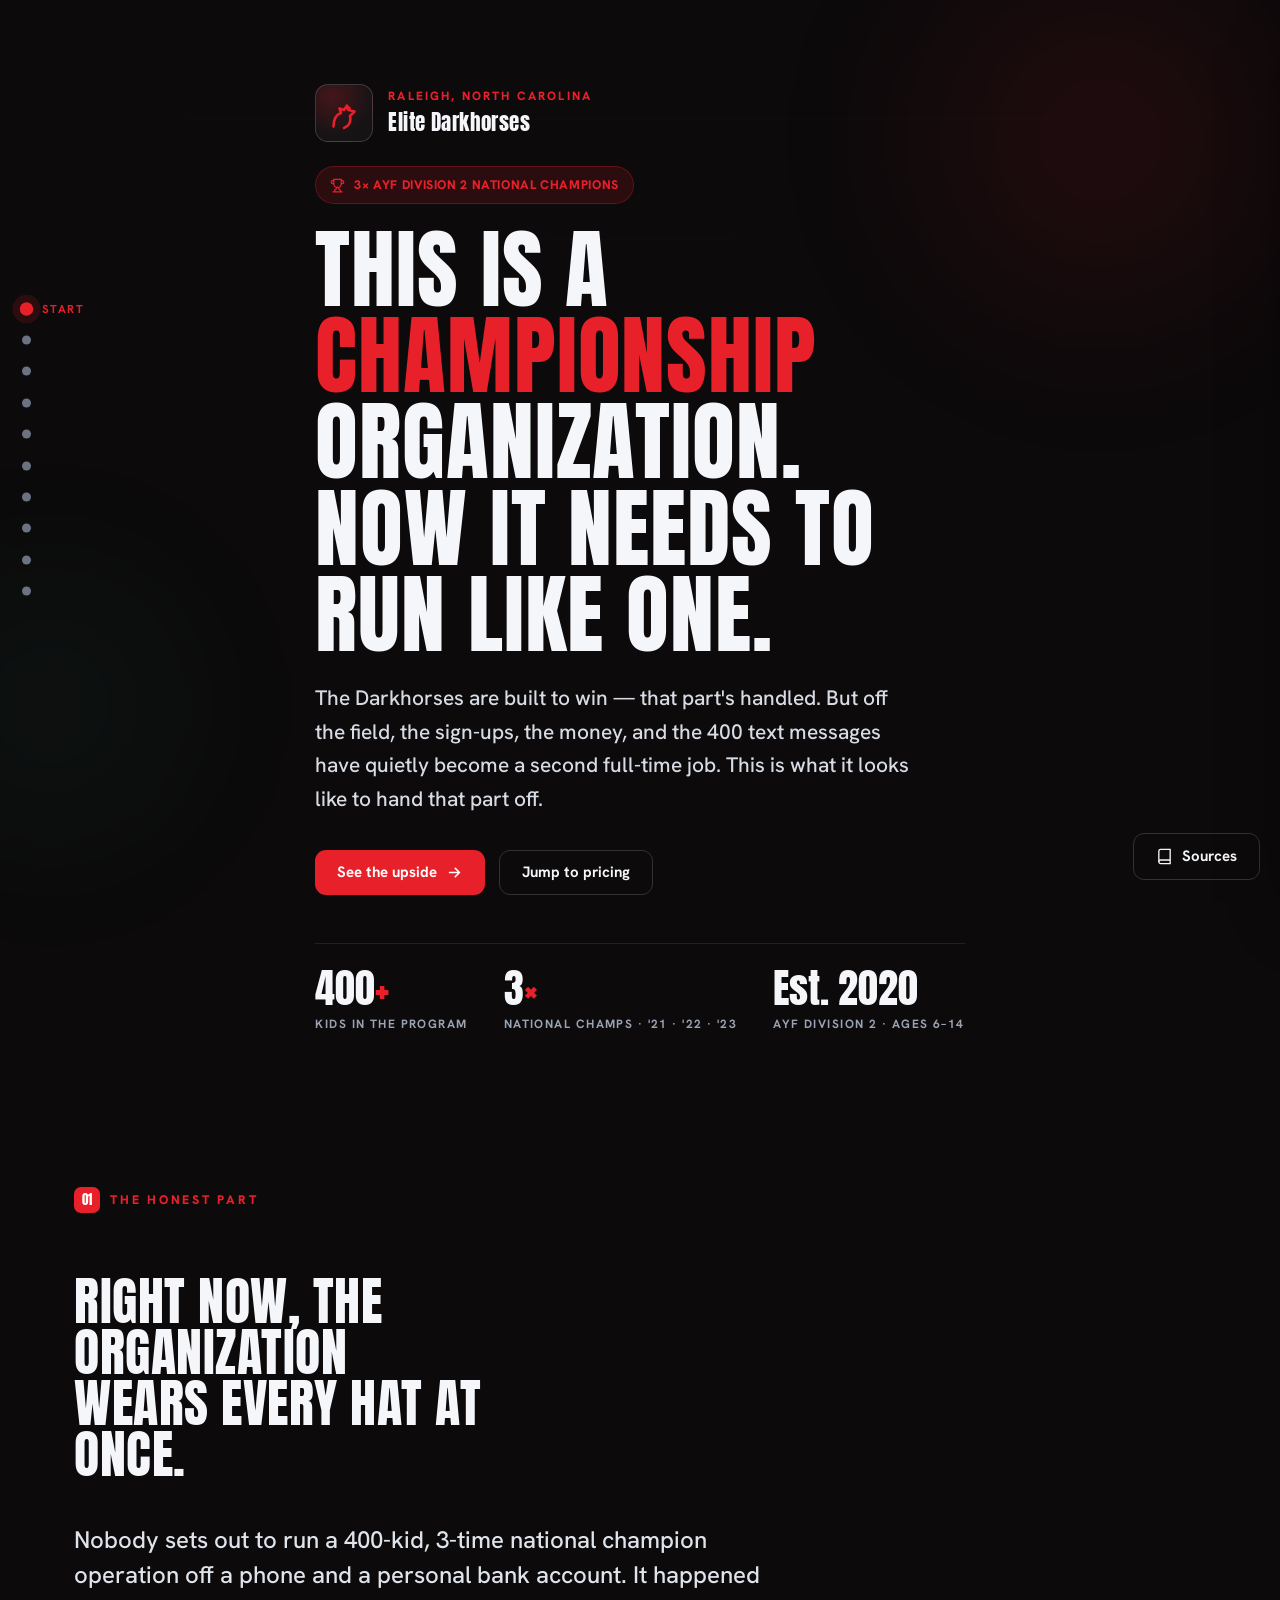
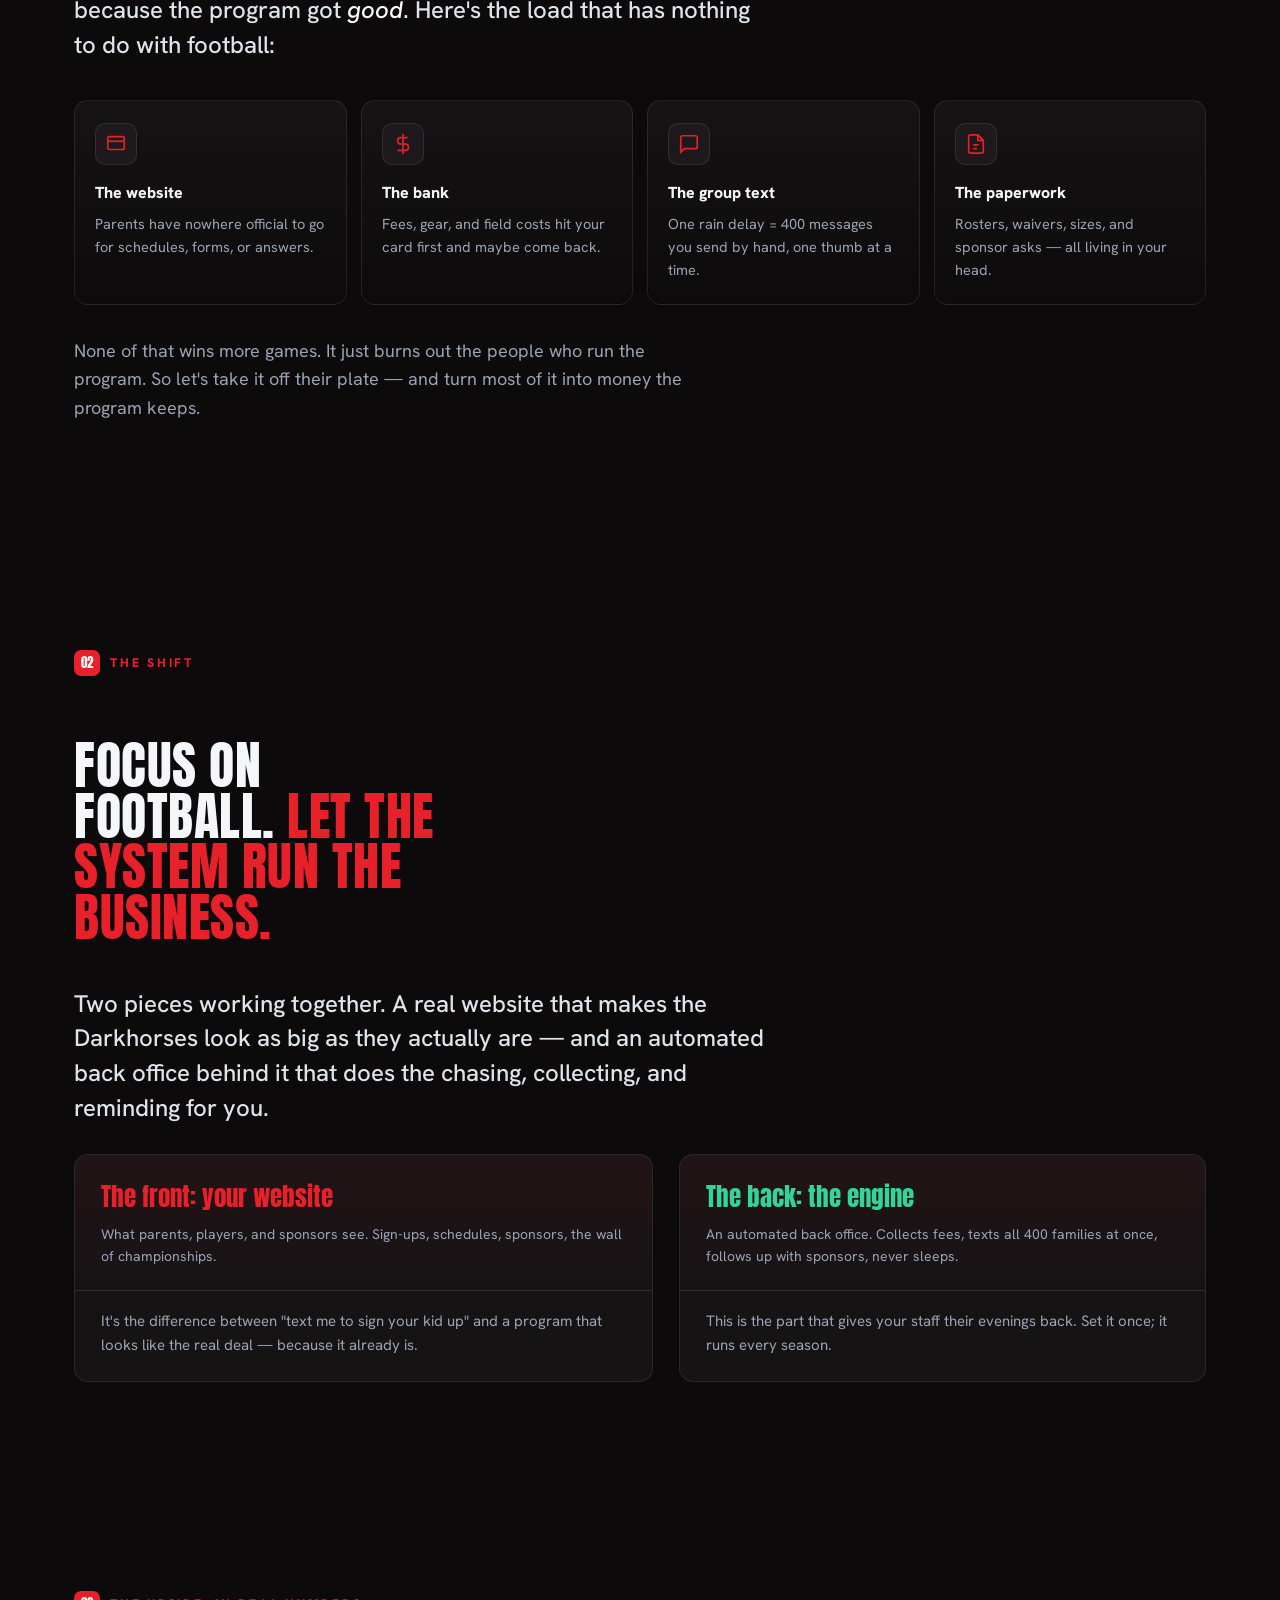
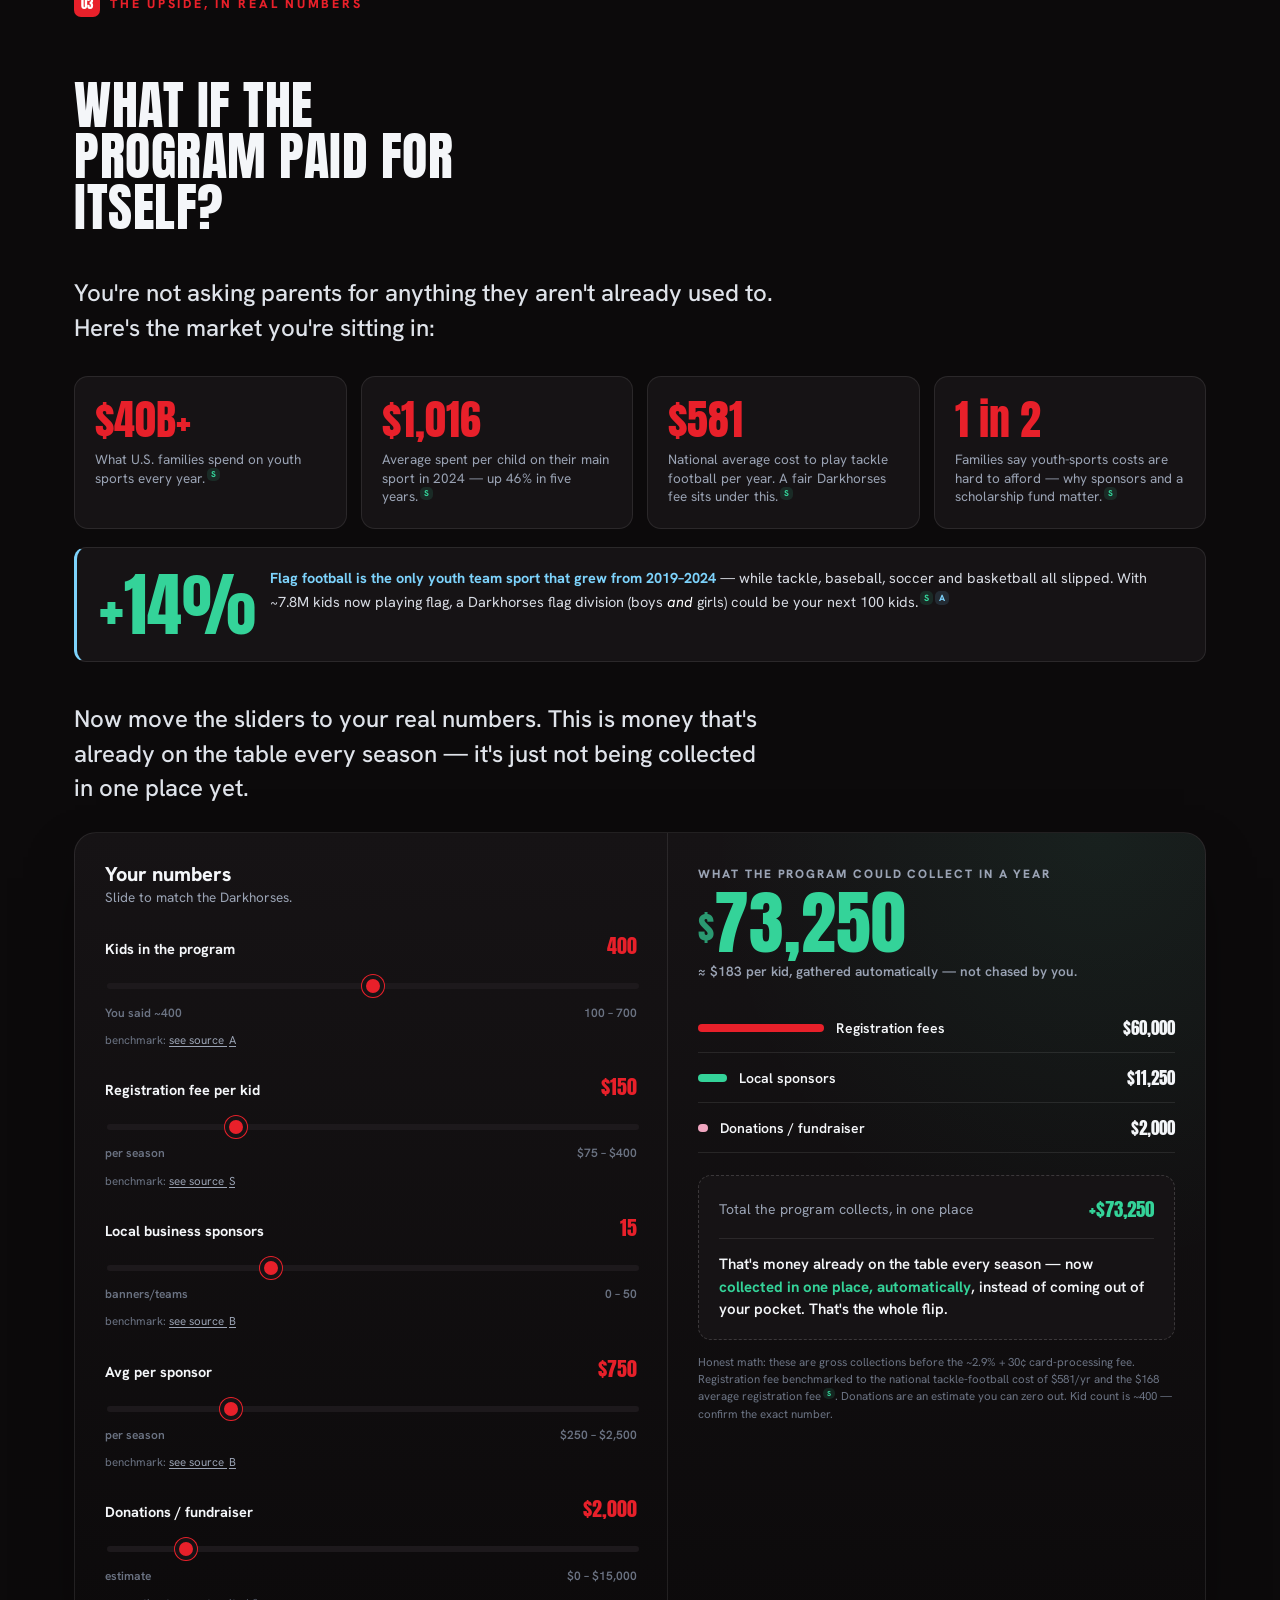
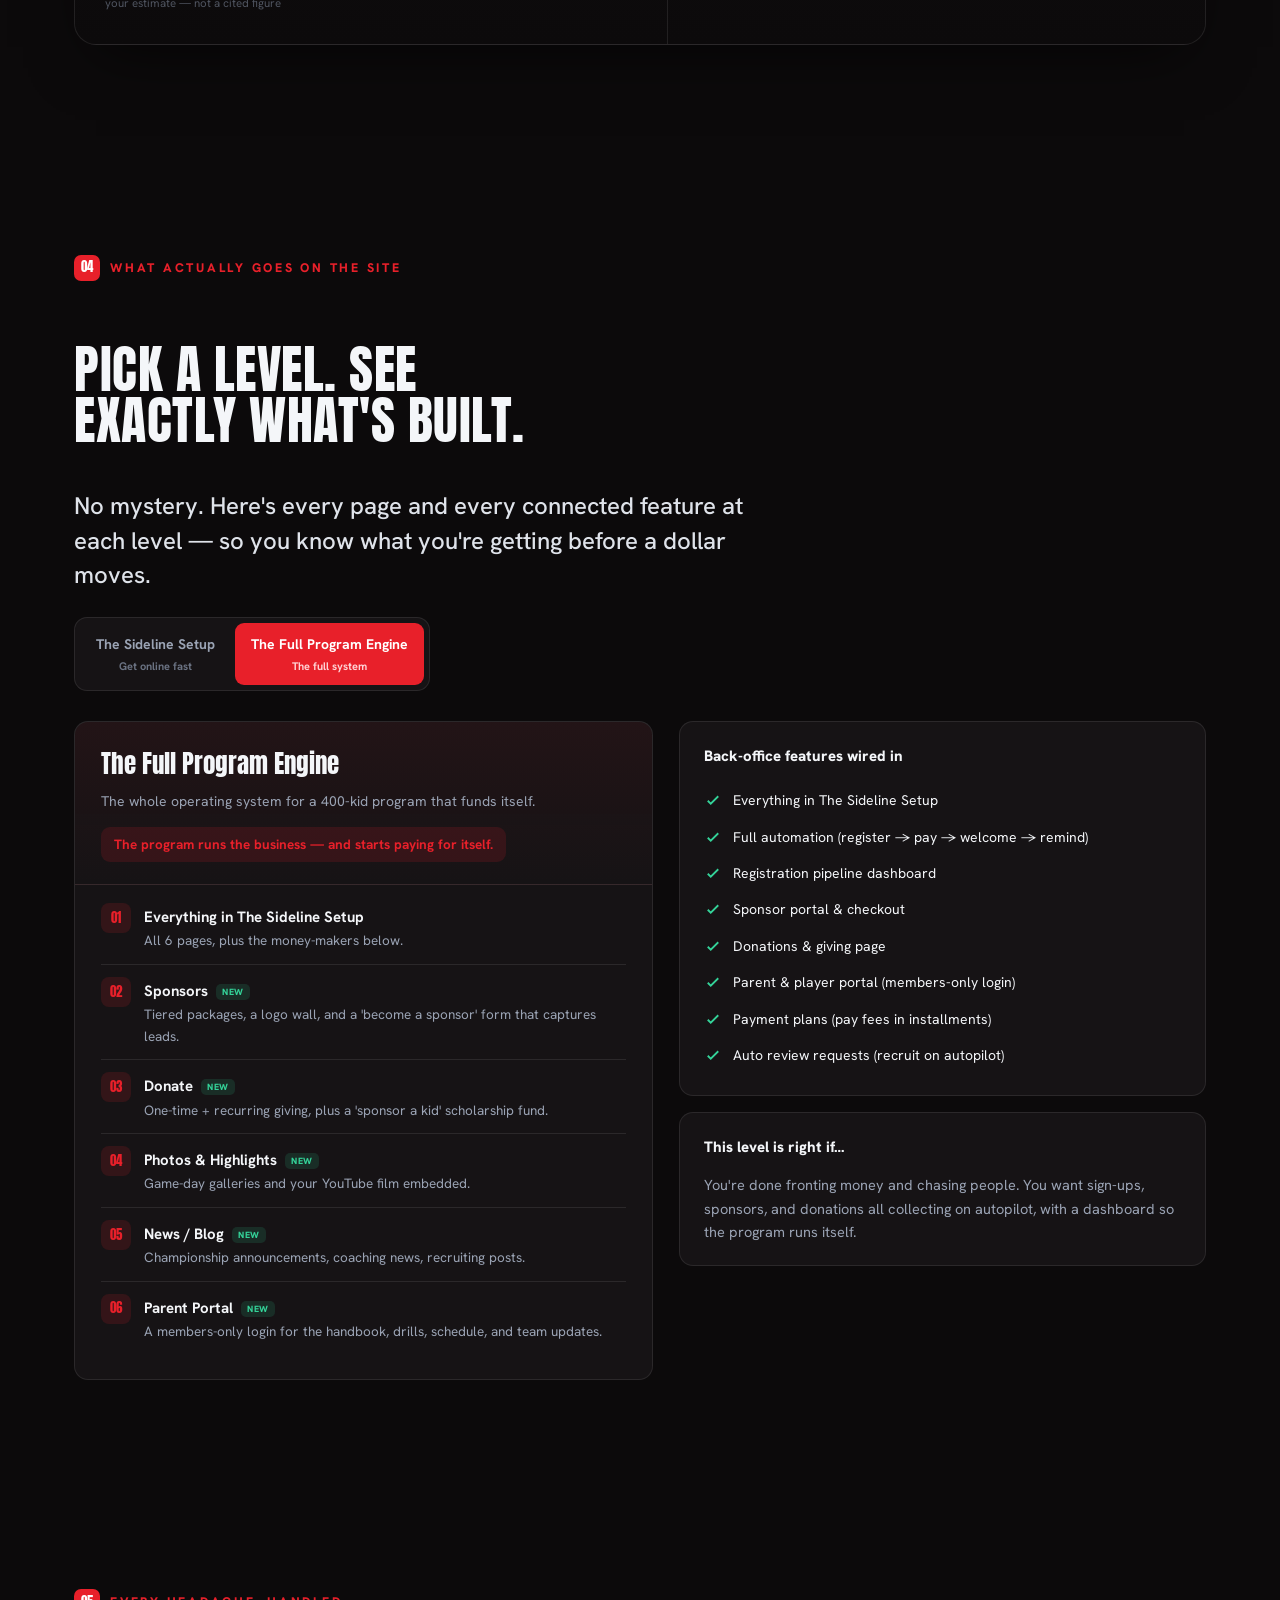
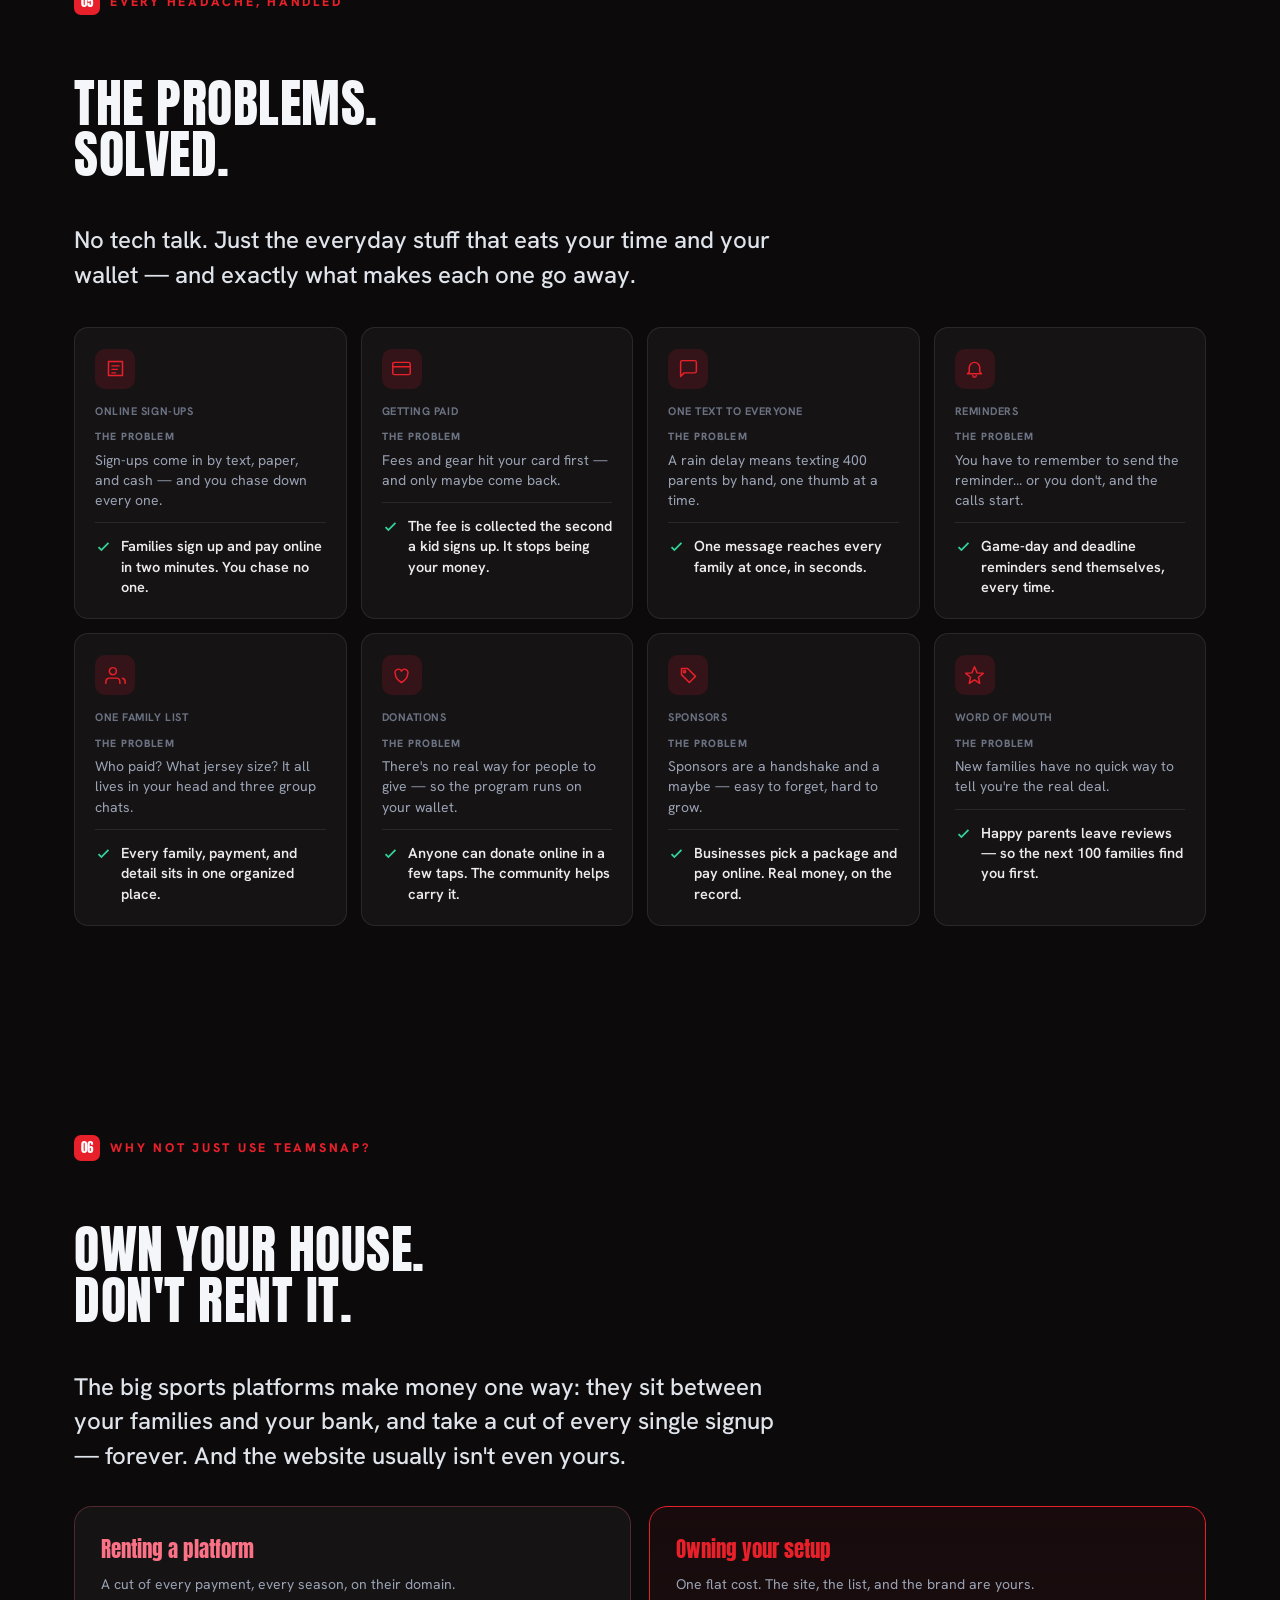
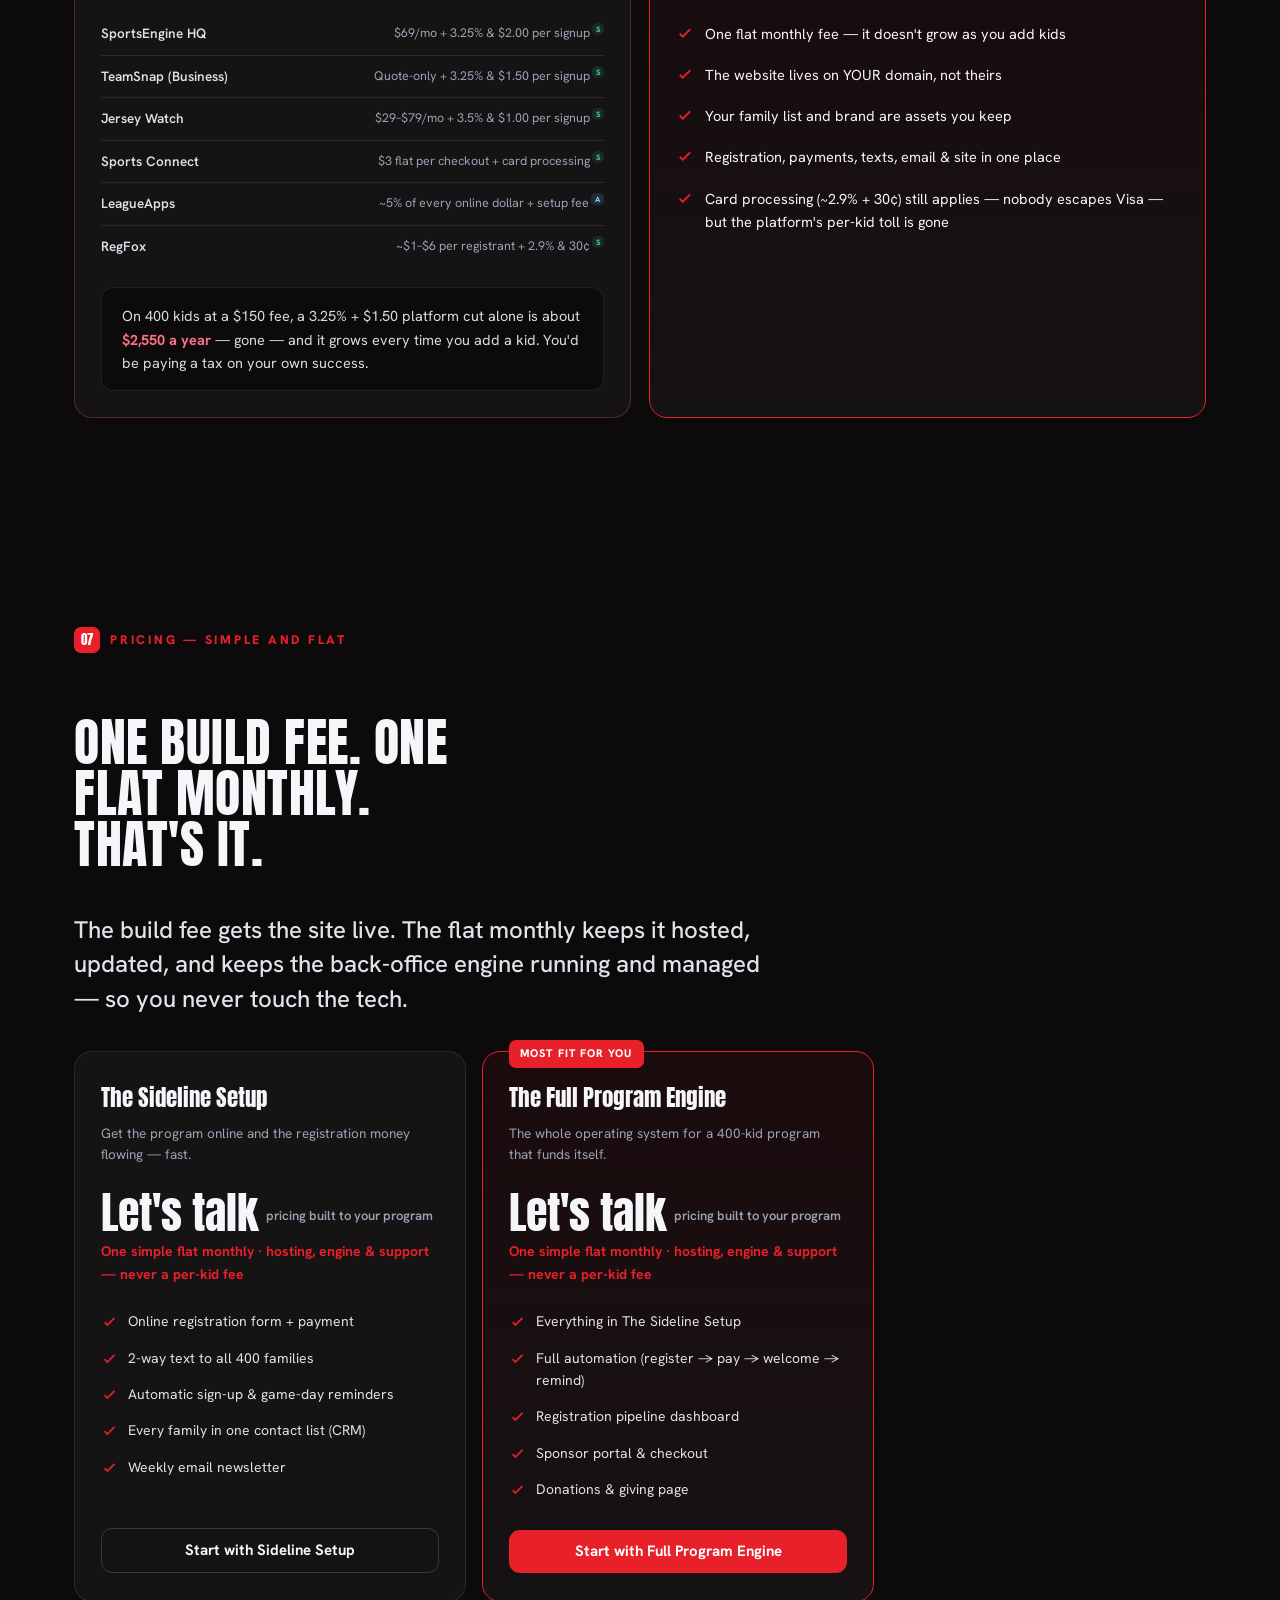
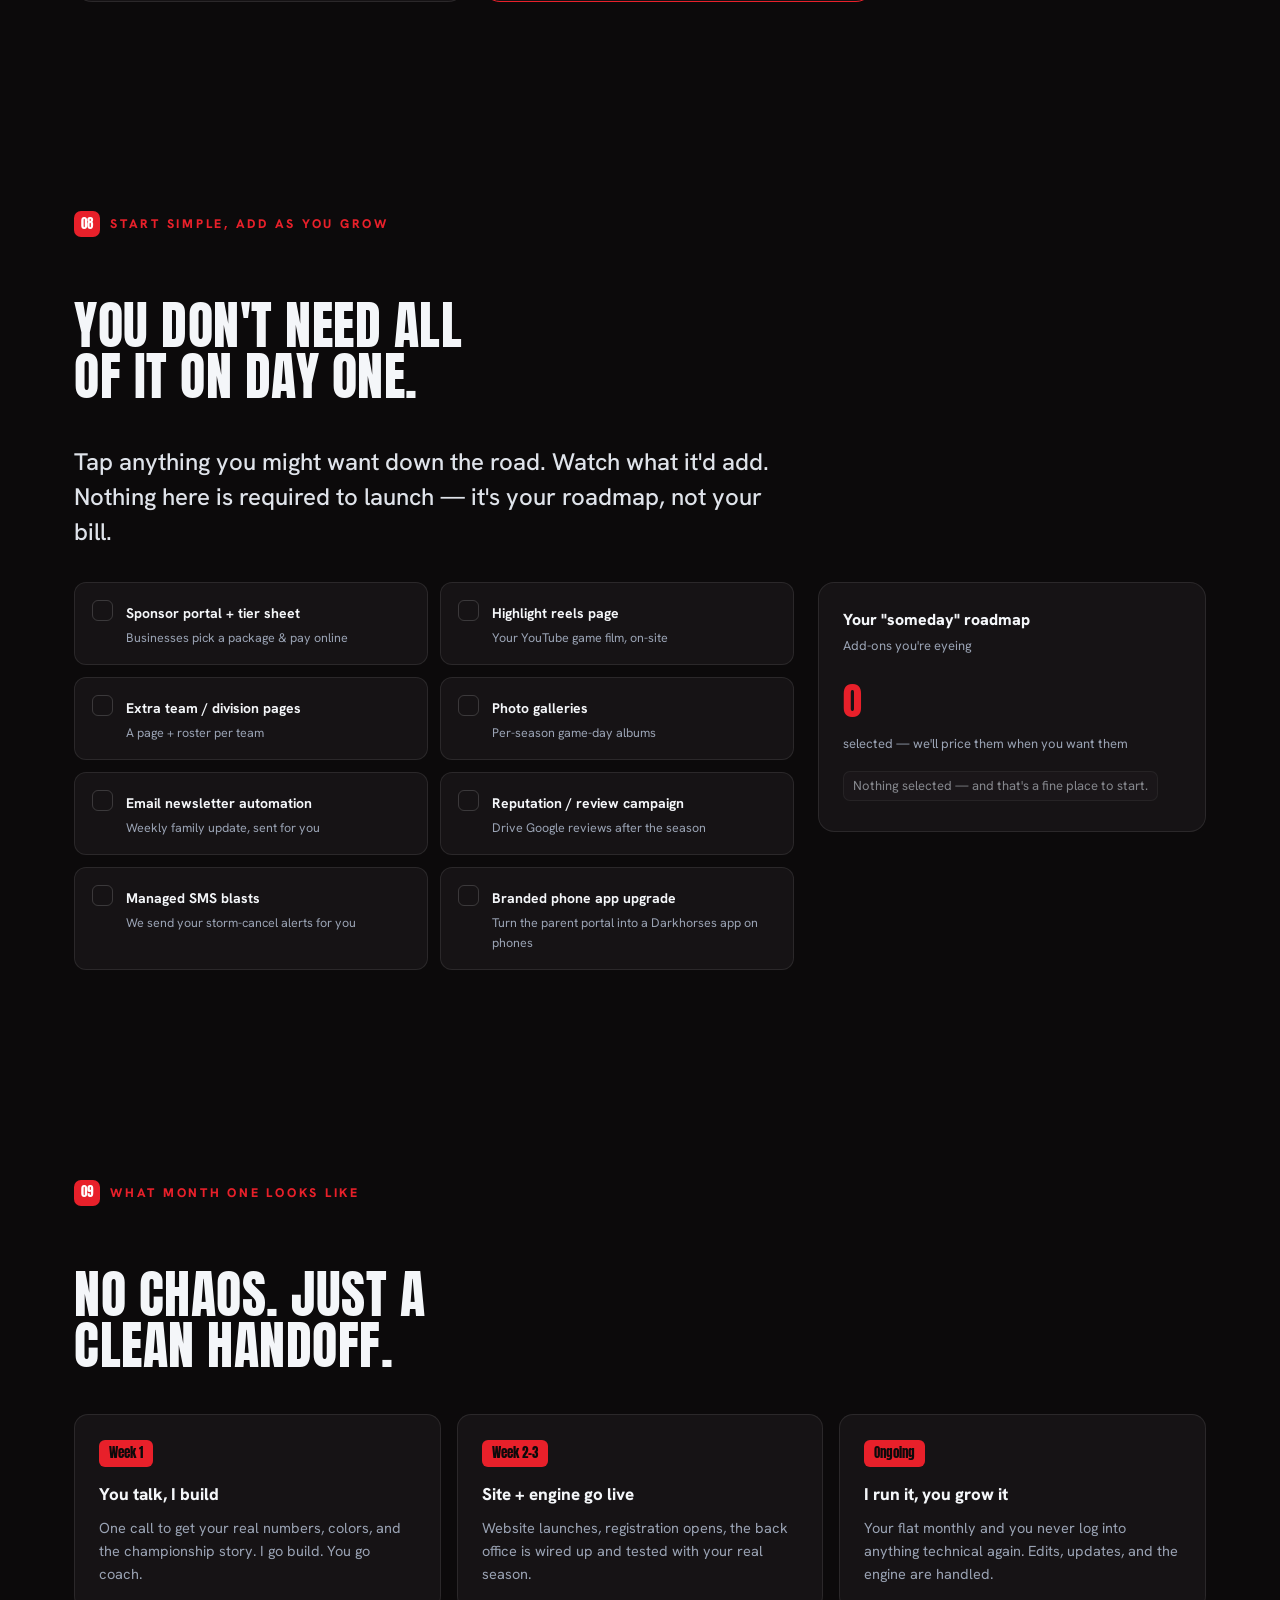
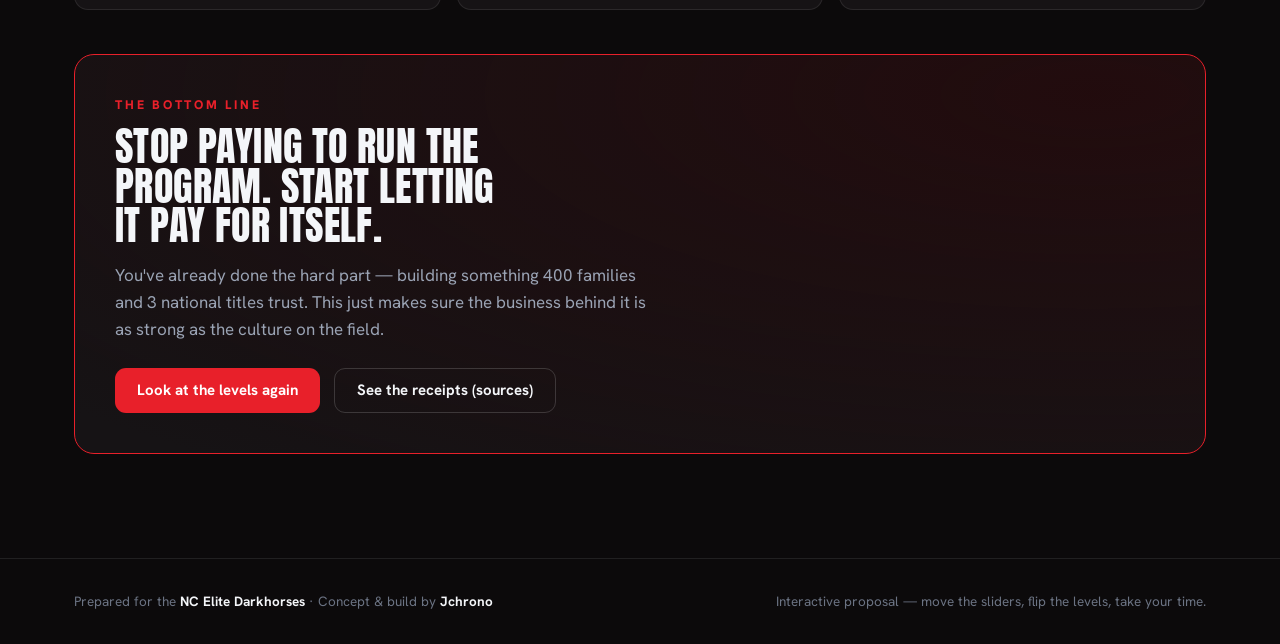
<file: index.html>
<!DOCTYPE html>
<html lang="en">
<head>
<meta charset="UTF-8" />
<meta name="viewport" content="width=device-width, initial-scale=1.0" />
<title>NC Elite Darkhorses — The Upside</title>
<meta name="description" content="A championship organization, run like one. An interactive look at what a real website + automated back office could do for the NC Elite Darkhorses." />
<link rel="preconnect" href="https://fonts.googleapis.com" />
<link rel="preconnect" href="https://fonts.gstatic.com" crossorigin />
<link href="https://fonts.googleapis.com/css2?family=Anton&family=Hanken+Grotesk:wght@400;500;600;700;800&display=swap" rel="stylesheet" />
<style>
:root{
  --ink:#0c0a0b; --ink-2:#161315; --ink-3:#1d191c; --panel:#161315;
  --line:rgba(255,255,255,.09); --line-2:rgba(255,255,255,.16);
  --chalk:#f4f6f9; --muted:#9aa3b4; --muted-2:#6b7383;
  --gold:#e8202a; --gold-soft:rgba(232,32,42,.14);
  --green:#34d399; --green-soft:rgba(52,211,153,.13);
  --red:#fb7185; --ice:#7dd3fc;
  --maxw:1180px; --r:14px;
  --shadow:0 24px 60px -22px rgba(0,0,0,.7);
  --ease:cubic-bezier(.2,.7,.2,1);
}
*{box-sizing:border-box}
html{scroll-behavior:smooth}
body{margin:0;background:var(--ink);color:var(--chalk);
  font-family:"Hanken Grotesk",system-ui,-apple-system,Segoe UI,Roboto,sans-serif;
  font-size:17px;line-height:1.6;-webkit-font-smoothing:antialiased;overflow-x:hidden}
h1,h2,h3,.display{font-family:"Anton",Impact,system-ui,sans-serif;font-weight:400;letter-spacing:.01em;line-height:.98;text-transform:uppercase}
a{color:inherit}
img{max-width:100%;display:block}
.wrap{max-width:var(--maxw);margin:0 auto;padding:0 24px}
.eyebrow{font-family:"Hanken Grotesk";font-weight:800;font-size:12.5px;letter-spacing:.22em;text-transform:uppercase;color:var(--gold)}
.muted{color:var(--muted)}
.tnum{font-variant-numeric:tabular-nums}
em{font-style:italic;color:#fff}

.field-lines{position:fixed;inset:0;z-index:0;pointer-events:none;opacity:.5;
  background:repeating-linear-gradient(180deg,transparent 0 119px,rgba(255,255,255,.025) 119px 120px);
  -webkit-mask-image:radial-gradient(120% 80% at 50% 0%,#000 30%,transparent 75%);mask-image:radial-gradient(120% 80% at 50% 0%,#000 30%,transparent 75%)}
.glow{position:fixed;z-index:0;pointer-events:none;filter:blur(70px);opacity:.5}
.glow.g1{top:-120px;right:-80px;width:520px;height:520px;background:radial-gradient(circle,rgba(232,32,42,.25),transparent 70%)}
.glow.g2{top:55%;left:-160px;width:420px;height:420px;background:radial-gradient(circle,rgba(52,211,153,.12),transparent 70%)}
main{position:relative;z-index:1}

.rail{position:fixed;top:50%;left:22px;transform:translateY(-50%);z-index:40;display:flex;flex-direction:column;gap:13px}
.rail button{all:unset;cursor:pointer;display:flex;align-items:center;gap:11px;color:var(--muted-2);transition:color .25s}
.rail .dot{width:9px;height:9px;border-radius:50%;background:currentColor;transition:all .3s var(--ease);flex:0 0 auto}
.rail .lbl{font-size:11.5px;font-weight:700;letter-spacing:.12em;text-transform:uppercase;opacity:0;transform:translateX(-6px);transition:all .25s;white-space:nowrap}
.rail button:hover{color:var(--chalk)}.rail button:hover .lbl{opacity:1;transform:none}
.rail button.active{color:var(--gold)}
.rail button.active .dot{transform:scale(1.5);box-shadow:0 0 0 5px var(--gold-soft)}
.rail button.active .lbl{opacity:1;transform:none}
@media(max-width:1120px){.rail{display:none}}

.topbar{position:fixed;top:0;left:0;right:0;height:3px;z-index:50}
.topbar i{display:block;height:100%;width:0;background:linear-gradient(90deg,var(--gold),var(--green));transition:width .15s linear}

section{padding:104px 0;position:relative}
.sec-tag{display:inline-flex;align-items:center;gap:10px;margin-bottom:20px}
.sec-tag .n{font-family:"Anton";font-size:13px;color:#fff;background:var(--gold);width:26px;height:26px;border-radius:7px;display:grid;place-items:center}
.h-sec{font-size:clamp(30px,5vw,52px)}
.lead{font-size:clamp(19px,2.3vw,24px);line-height:1.45;color:#dfe3ea;max-width:700px;font-weight:500}
.kicker{font-size:18px;color:var(--muted);max-width:640px}

.reveal{opacity:0;transform:translateY(26px);transition:opacity .7s var(--ease),transform .7s var(--ease)}
.reveal.in{opacity:1;transform:none}
.reveal.d1{transition-delay:.08s}.reveal.d2{transition-delay:.16s}.reveal.d3{transition-delay:.24s}.reveal.d4{transition-delay:.32s}

.hero{min-height:96vh;display:flex;flex-direction:column;justify-content:center;padding-top:84px;padding-bottom:48px}
.crest{display:flex;align-items:center;gap:15px;margin-bottom:24px}
.crest .mark{width:58px;height:58px;border-radius:13px;border:1.5px solid var(--line-2);
  background:radial-gradient(120% 120% at 30% 20%,rgba(232,32,42,.22),transparent 60%),var(--ink-2);display:grid;place-items:center}
.crest .mark svg{width:36px;height:36px}
.crest .org .o1{font-weight:800;letter-spacing:.18em;text-transform:uppercase;font-size:12px;color:var(--gold)}
.crest .org .o2{font-family:"Anton";font-size:21px;letter-spacing:.02em}
.champ-tag{display:inline-flex;align-items:center;gap:9px;background:var(--gold-soft);border:1px solid rgba(232,32,42,.3);color:var(--gold);
  font-weight:800;font-size:12.5px;letter-spacing:.05em;text-transform:uppercase;padding:8px 14px;border-radius:99px;margin-bottom:22px}
.champ-tag svg{width:15px;height:15px}
.hero h1{font-size:clamp(42px,7vw,88px);margin:0;max-width:14ch}
.hero h1 .hl{color:var(--gold)}
.hero .sub{margin-top:24px;font-size:clamp(17px,2vw,21px);color:#d7dbe3;max-width:600px;font-weight:500}
.hero .cta-row{margin-top:34px;display:flex;gap:14px;flex-wrap:wrap;align-items:center}
.statstrip{margin-top:48px;display:flex;gap:36px;flex-wrap:wrap;border-top:1px solid var(--line);padding-top:24px}
.statstrip .s .v{font-family:"Anton";font-size:clamp(26px,3.4vw,40px);line-height:1}
.statstrip .s .v .u{color:var(--gold)}
.statstrip .s .k{font-size:12px;color:var(--muted);text-transform:uppercase;letter-spacing:.12em;font-weight:700;margin-top:7px}

.btn{all:unset;cursor:pointer;display:inline-flex;align-items:center;gap:9px;font-weight:700;font-size:15px;
  padding:14px 22px;border-radius:11px;transition:transform .2s var(--ease),background .2s,border-color .2s,color .2s;line-height:1}
.btn:active{transform:translateY(1px)}
.btn-gold{background:var(--gold);color:#fff}.btn-gold:hover{background:#f5454e}
.btn-ghost{border:1px solid var(--line-2);color:var(--chalk)}.btn-ghost:hover{border-color:var(--gold);color:var(--gold)}
.btn svg{width:17px;height:17px}

.hats{display:grid;grid-template-columns:repeat(4,1fr);gap:14px;margin-top:38px}
.hat{border:1px solid var(--line);background:linear-gradient(180deg,var(--ink-2),var(--ink));border-radius:var(--r);padding:22px 20px}
.hat .ic{width:42px;height:42px;border-radius:10px;background:var(--ink-3);display:grid;place-items:center;margin-bottom:15px;border:1px solid var(--line)}
.hat .ic svg{width:22px;height:22px;color:var(--gold)}
.hat h4{font-family:"Hanken Grotesk";font-weight:800;font-size:16px;margin:0 0 6px;text-transform:none;letter-spacing:0}
.hat p{margin:0;font-size:14.5px;color:var(--muted)}
@media(max-width:860px){.hats{grid-template-columns:1fr 1fr}}
@media(max-width:520px){.hats{grid-template-columns:1fr}}

/* market band */
.statband{display:grid;grid-template-columns:repeat(4,1fr);gap:14px;margin-top:30px}
@media(max-width:820px){.statband{grid-template-columns:1fr 1fr}}
.stat{border:1px solid var(--line);border-radius:var(--r);background:var(--ink-2);padding:22px 20px}
.stat .sv{font-family:"Anton";font-size:clamp(30px,3.6vw,42px);line-height:1;color:var(--gold)}
.stat .sk{font-size:13.5px;color:var(--muted);margin-top:9px;line-height:1.4}
.expand-note{margin-top:18px;border:1px solid var(--line);border-left:3px solid var(--ice);border-radius:12px;background:var(--ink-2);padding:18px 22px;display:flex;gap:14px;align-items:flex-start}
.expand-note .bsignum{font-family:"Anton";font-size:34px;color:var(--ice);line-height:1;flex:0 0 auto}
.expand-note .txt{font-size:14.5px;color:#d7dbe3}
.expand-note .txt b{color:var(--ice)}

/* calculator */
.calc{background:linear-gradient(180deg,var(--ink-2),var(--ink));border:1px solid var(--line);border-radius:22px;overflow:hidden;box-shadow:var(--shadow)}
.calc-grid{display:grid;grid-template-columns:1.05fr .95fr}
@media(max-width:920px){.calc-grid{grid-template-columns:1fr}}
.calc-inputs{padding:32px 30px;border-right:1px solid var(--line)}
@media(max-width:920px){.calc-inputs{border-right:none;border-bottom:1px solid var(--line)}}
.calc-inputs h3{font-size:20px;margin:0 0 2px;font-family:"Hanken Grotesk";font-weight:800;text-transform:none;letter-spacing:0}
.ctrl{margin-top:22px}
.ctrl .row{display:flex;justify-content:space-between;align-items:baseline;margin-bottom:8px}
.ctrl label{font-weight:700;font-size:14.5px}
.ctrl .val{font-family:"Anton";font-size:20px;color:var(--gold)}
.ctrl .hint{font-size:12px;color:var(--muted-2);font-weight:600}
input[type=range]{-webkit-appearance:none;appearance:none;width:100%;height:6px;border-radius:99px;background:var(--ink-3);outline:none;cursor:pointer}
input[type=range]::-webkit-slider-thumb{-webkit-appearance:none;width:22px;height:22px;border-radius:50%;background:var(--gold);border:4px solid var(--ink-2);box-shadow:0 0 0 1px var(--gold);transition:transform .15s}
input[type=range]::-webkit-slider-thumb:hover{transform:scale(1.12)}
input[type=range]::-moz-range-thumb{width:18px;height:18px;border:4px solid var(--ink-2);background:var(--gold);border-radius:50%}
.cite-row{font-size:11.5px;color:var(--muted-2);margin-top:6px}
.cite-row a{color:var(--muted);text-decoration:underline;text-underline-offset:2px;cursor:pointer}
.calc-out{padding:32px 30px;background:radial-gradient(120% 90% at 80% 0%,rgba(52,211,153,.07),transparent 60%)}
.calc-out .oeyebrow{font-size:12px;font-weight:800;letter-spacing:.16em;text-transform:uppercase;color:var(--muted)}
.bignum{font-family:"Anton";font-size:clamp(46px,7.5vw,70px);line-height:.95;margin:6px 0 4px;color:var(--green)}
.bignum .pre{color:var(--green);opacity:.7;font-size:.5em;vertical-align:.32em}
.calc-out .perline{font-size:13.5px;color:var(--muted);font-weight:600}
.breakdown{margin-top:22px;display:flex;flex-direction:column;gap:2px}
.brk{display:flex;align-items:center;gap:12px;padding:10px 0;border-bottom:1px solid var(--line)}
.brk .bar{height:8px;border-radius:99px;flex:0 0 auto;min-width:6px;transition:width .5s var(--ease)}
.brk .nm{font-size:14px;font-weight:600;flex:1}
.brk .am{font-family:"Anton";font-size:17px;color:var(--chalk)}
.brk.reg .bar{background:var(--gold)}.brk.spons .bar{background:var(--green)}.brk.merch .bar{background:var(--ice)}.brk.don .bar{background:#f0a6c0}
.ledger{margin-top:22px;border:1px dashed var(--line-2);border-radius:13px;padding:18px 20px;background:var(--ink-2)}
.ledger .lr{display:flex;justify-content:space-between;align-items:center;gap:14px}
.ledger .lr+.lr{margin-top:9px}
.ledger .lab{font-size:14px;color:var(--muted)}
.ledger .amt{font-family:"Anton";font-size:19px}
.ledger .verdict{margin-top:14px;padding-top:14px;border-top:1px solid var(--line);font-weight:600;font-size:15px;line-height:1.5}
.ledger .verdict b{color:var(--green)}
.note{font-size:11.5px;color:var(--muted-2);margin-top:13px;line-height:1.5}

/* tiers / POC */
.tier-toggle{display:inline-flex;background:var(--ink-2);border:1px solid var(--line);border-radius:13px;padding:5px;gap:4px;flex-wrap:wrap}
.tier-toggle button{all:unset;cursor:pointer;padding:10px 16px;border-radius:9px;font-weight:700;font-size:14px;color:var(--muted);transition:all .2s;display:flex;flex-direction:column;gap:2px;text-align:center}
.tier-toggle button .pp{font-size:11px;font-weight:700;color:var(--muted-2)}
.tier-toggle button.active{background:var(--gold);color:#fff}
.tier-toggle button.active .pp{color:#ffd2d5}
.poc{display:grid;grid-template-columns:1.1fr 1fr;gap:26px;margin-top:30px;align-items:start}
@media(max-width:920px){.poc{grid-template-columns:1fr}}
.poc-card{border:1px solid var(--line);border-radius:var(--r);background:var(--ink-2);overflow:hidden}
.poc-head{padding:22px 26px;border-bottom:1px solid var(--line);background:linear-gradient(180deg,rgba(232,32,42,.06),transparent)}
.poc-head .nm{font-family:"Anton";font-size:25px}
.poc-head .who{color:var(--muted);font-size:14px;margin-top:6px}
.poc-head .promise{margin-top:14px;display:inline-block;font-size:13.5px;font-weight:700;color:var(--gold);background:var(--gold-soft);padding:7px 13px;border-radius:9px}
.poc-body{padding:6px 26px 24px}
.pages-list{list-style:none;margin:0;padding:0}
.pages-list li{display:flex;gap:13px;padding:12px 0;border-bottom:1px solid var(--line)}
.pages-list li:last-child{border-bottom:none}
.pages-list .pn{font-family:"Anton";font-size:13px;color:var(--gold);background:var(--gold-soft);min-width:30px;height:30px;border-radius:8px;display:grid;place-items:center;flex:0 0 auto}
.pages-list .pt{font-weight:700;font-size:15px}
.pages-list .pd{font-size:13.5px;color:var(--muted)}
.pages-list li.new .pt::after{content:"NEW";font-family:"Hanken Grotesk";font-size:9px;font-weight:800;letter-spacing:.08em;color:var(--green);background:var(--green-soft);padding:2px 6px;border-radius:5px;margin-left:8px;vertical-align:middle}
.poc-side .mini{border:1px solid var(--line);border-radius:var(--r);background:var(--ink-2);padding:22px 24px}
.poc-side .mini+.mini{margin-top:16px}
.poc-side h4{font-family:"Hanken Grotesk";font-weight:800;font-size:15px;text-transform:none;letter-spacing:0;margin:0 0 14px}
.feat{display:flex;gap:11px;align-items:flex-start;padding:7px 0;font-size:14px}
.feat svg{width:18px;height:18px;color:var(--green);flex:0 0 auto;margin-top:2px}
.feat.off{color:var(--muted-2)}.feat.off svg{color:var(--muted-2);opacity:.5}

/* engine */
.engine-grid{display:grid;grid-template-columns:repeat(4,1fr);gap:14px;margin-top:34px}
@media(max-width:1000px){.engine-grid{grid-template-columns:1fr 1fr}}
@media(max-width:560px){.engine-grid{grid-template-columns:1fr}}
.gcard{border:1px solid var(--line);border-radius:var(--r);background:var(--ink-2);padding:21px 20px;transition:border-color .25s,transform .25s}
.gcard:hover{border-color:var(--line-2);transform:translateY(-3px)}
.gcard .gi{width:40px;height:40px;border-radius:10px;background:var(--gold-soft);display:grid;place-items:center;margin-bottom:14px}
.gcard .gi svg{width:21px;height:21px;color:var(--gold)}
.gcard h4{font-family:"Hanken Grotesk";font-weight:800;font-size:15.5px;text-transform:none;letter-spacing:0;margin:0 0 4px}
.gcard .ft{font-size:11px;font-weight:700;letter-spacing:.05em;color:var(--muted-2);text-transform:uppercase;margin-bottom:9px}
.gcard p{margin:0;font-size:13.5px;color:var(--muted)}
.gcard p .you{color:var(--green);font-weight:600}
.gcard .gp{margin:0 0 12px;font-size:14px;color:var(--muted);line-height:1.45}
.gcard .gp .plab{display:block;font-size:10.5px;font-weight:800;letter-spacing:.1em;text-transform:uppercase;color:var(--muted-2);margin-bottom:5px}
.gcard .gs{display:flex;gap:9px;align-items:flex-start;margin:0;padding-top:13px;border-top:1px solid var(--line);font-size:14.5px;font-weight:600;color:#eceaeb;line-height:1.4}
.gcard .gs svg{width:17px;height:17px;color:var(--green);flex:0 0 auto;margin-top:2px}

/* own vs rent */
.vs{display:grid;grid-template-columns:1fr 1fr;gap:18px;margin-top:32px}
@media(max-width:820px){.vs{grid-template-columns:1fr}}
.vs-col{border:1px solid var(--line);border-radius:18px;padding:26px;background:var(--ink-2)}
.vs-col.them{border-color:rgba(251,113,133,.25)}
.vs-col.you{border-color:var(--gold);background:linear-gradient(180deg,rgba(232,32,42,.06),var(--ink-2))}
.vs-col .vh{font-family:"Anton";font-size:21px;margin-bottom:6px}
.vs-col.them .vh{color:var(--red)}.vs-col.you .vh{color:var(--gold)}
.vs-col .vsub{font-size:14px;color:var(--muted);margin-bottom:18px}
.complist{list-style:none;margin:0;padding:0}
.complist li{display:flex;justify-content:space-between;gap:12px;padding:10px 0;border-bottom:1px solid var(--line);font-size:13.5px}
.complist li:last-child{border-bottom:none}
.complist .cn{color:#dde1e8;font-weight:600}
.complist .cf{color:var(--muted);text-align:right;font-size:12.5px}
.youline{display:flex;gap:11px;align-items:flex-start;padding:9px 0;font-size:14.5px}
.youline svg{width:18px;height:18px;color:var(--gold);flex:0 0 auto;margin-top:2px}
.taxcallout{margin-top:20px;border:1px solid var(--line);border-radius:12px;background:var(--ink);padding:16px 20px;font-size:14.5px;color:#d7dbe3}
.taxcallout b{color:var(--red)}

/* pricing */
.price-grid{display:grid;grid-template-columns:repeat(2,1fr);gap:16px;margin-top:34px;max-width:800px}
@media(max-width:920px){.price-grid{grid-template-columns:1fr;max-width:480px}}
.pcard{border:1px solid var(--line);border-radius:18px;background:var(--ink-2);padding:28px 26px;display:flex;flex-direction:column;position:relative}
.pcard.feature{border-color:var(--gold);background:linear-gradient(180deg,rgba(232,32,42,.07),var(--ink-2))}
.pcard .badge{position:absolute;top:-12px;left:26px;background:var(--gold);color:#fff;font-size:11px;font-weight:800;letter-spacing:.1em;text-transform:uppercase;padding:5px 11px;border-radius:7px}
.pcard.alt .badge{background:var(--ice);color:#06283b}
.pcard .pname{font-family:"Anton";font-size:23px}
.pcard .pwho{font-size:13.5px;color:var(--muted);margin-top:6px;min-height:54px}
.pcard .pprice{margin-top:16px;display:flex;align-items:flex-end;gap:7px}
.pcard .pprice .amt{font-family:"Anton";font-size:44px;line-height:.9}
.pcard .pprice .lbl{font-size:13px;color:var(--muted);font-weight:600;padding-bottom:6px}
.pcard .retainer{margin-top:8px;font-size:14px;color:var(--gold);font-weight:700}
.pcard .revshare{margin-top:10px;font-size:12.5px;color:var(--ice);background:rgba(125,211,252,.1);border:1px solid rgba(125,211,252,.2);padding:8px 11px;border-radius:9px;line-height:1.45}
.pcard ul{list-style:none;margin:18px 0 0;padding:0;flex:1}
.pcard ul li{display:flex;gap:10px;align-items:flex-start;padding:7px 0;font-size:14px;color:#dde1e8}
.pcard ul li svg{width:17px;height:17px;color:var(--gold);flex:0 0 auto;margin-top:3px}
.pcard .pbtn{margin-top:22px}
.pcard .pbtn .btn{width:100%;justify-content:center;box-sizing:border-box}

/* add-ons */
.addons{display:grid;grid-template-columns:1.3fr .7fr;gap:24px;margin-top:32px;align-items:start}
@media(max-width:920px){.addons{grid-template-columns:1fr}}
.addon-list{display:grid;grid-template-columns:1fr 1fr;gap:12px}
@media(max-width:600px){.addon-list{grid-template-columns:1fr}}
.addon{border:1px solid var(--line);border-radius:12px;background:var(--ink-2);padding:16px 17px;cursor:pointer;transition:border-color .2s,background .2s;display:flex;gap:13px;align-items:flex-start;user-select:none}
.addon:hover{border-color:var(--line-2)}
.addon.on{border-color:var(--gold);background:linear-gradient(180deg,rgba(232,32,42,.08),var(--ink-2))}
.addon .ck{width:21px;height:21px;border-radius:6px;border:1.5px solid var(--line-2);flex:0 0 auto;display:grid;place-items:center;margin-top:1px;transition:all .2s}
.addon.on .ck{background:var(--gold);border-color:var(--gold)}
.addon .ck svg{width:13px;height:13px;color:#fff;opacity:0;transition:opacity .2s}
.addon.on .ck svg{opacity:1}
.addon .an{font-weight:700;font-size:14px}
.addon .ad{font-size:12.5px;color:var(--muted);margin-top:2px}
.addon .ap{font-family:"Anton";font-size:14px;color:var(--gold);margin-top:7px}
.roadmap{border:1px solid var(--line);border-radius:16px;background:var(--ink-2);padding:24px;position:sticky;top:24px}
.roadmap h4{font-family:"Hanken Grotesk";font-weight:800;text-transform:none;letter-spacing:0;font-size:16px;margin:0 0 4px}
.roadmap .sum{font-family:"Anton";font-size:38px;color:var(--gold);margin:14px 0 2px}
.roadmap .smonth{font-size:13px;color:var(--muted)}
.roadmap .picked{margin-top:16px;font-size:13px;color:var(--muted);min-height:20px}
.roadmap .picked span{display:inline-block;background:var(--ink-3);border:1px solid var(--line);padding:4px 9px;border-radius:7px;margin:0 6px 6px 0;color:#cfd4dd}

/* close */
.timeline{margin-top:34px;display:grid;grid-template-columns:repeat(3,1fr);gap:16px}
@media(max-width:820px){.timeline{grid-template-columns:1fr}}
.tl{border:1px solid var(--line);border-radius:var(--r);padding:24px;background:var(--ink-2)}
.tl .wk{font-family:"Anton";font-size:13px;color:var(--ink);background:var(--gold);display:inline-block;padding:3px 10px;border-radius:6px}
.tl h4{font-family:"Hanken Grotesk";text-transform:none;letter-spacing:0;font-weight:800;font-size:17px;margin:14px 0 8px}
.tl p{margin:0;color:var(--muted);font-size:14.5px}
.closecard{margin-top:44px;border:1px solid var(--gold);border-radius:20px;padding:40px;background:radial-gradient(120% 120% at 90% 10%,rgba(232,32,42,.1),var(--ink-2))}
.closecard h3{font-size:clamp(26px,4vw,40px);margin:0 0 14px;max-width:20ch}
.closecard .cta-row{margin-top:24px;display:flex;gap:14px;flex-wrap:wrap}

/* refs drawer */
.refs-btn{position:fixed;bottom:20px;right:20px;z-index:45}
.drawer{position:fixed;inset:0;z-index:80;pointer-events:none}
.drawer .scrim{position:absolute;inset:0;background:rgba(0,0,0,.6);opacity:0;transition:opacity .35s}
.drawer .panel{position:absolute;top:0;right:0;height:100%;width:min(580px,93vw);background:var(--ink-2);border-left:1px solid var(--line);
  transform:translateX(100%);transition:transform .4s var(--ease);overflow-y:auto;padding:28px 28px 60px;box-shadow:var(--shadow)}
.drawer.open{pointer-events:auto}.drawer.open .scrim{opacity:1}.drawer.open .panel{transform:none}
.drawer .dh{display:flex;justify-content:space-between;align-items:center;margin-bottom:6px}
.drawer h3{font-size:24px;margin:0}
.drawer .dx{all:unset;cursor:pointer;color:var(--muted);font-size:26px;line-height:1;padding:4px 8px}
.drawer .legend{display:flex;gap:8px;flex-wrap:wrap;margin:16px 0 20px}
.tierchip{font-size:11px;font-weight:800;letter-spacing:.04em;padding:4px 9px;border-radius:7px;display:inline-flex;gap:6px;align-items:center}
.t-S{background:var(--green-soft);color:var(--green)}
.t-A{background:rgba(125,211,252,.13);color:var(--ice)}
.t-B{background:var(--gold-soft);color:var(--gold)}
.t-C{background:rgba(167,139,250,.13);color:#a78bfa}
.refitem{border-top:1px solid var(--line);padding:15px 0}
.refitem .rt{display:flex;gap:10px;align-items:center;margin-bottom:6px;flex-wrap:wrap}
.refitem .rid{font-family:"Anton";font-size:12px;color:var(--muted)}
.refitem .rpub{font-weight:800;font-size:14px}
.refitem .rclaim{font-size:13px;color:var(--muted);margin:0 0 6px}
.refitem a{font-size:12px;color:var(--gold);word-break:break-all;text-decoration:underline;text-underline-offset:2px}

sup.c{font-size:.62em;font-weight:800;margin-left:2px;vertical-align:super;cursor:pointer}
sup.c a{text-decoration:none;padding:1px 4px;border-radius:5px}
sup.c.S a{color:var(--green);background:var(--green-soft)}
sup.c.A a{color:var(--ice);background:rgba(125,211,252,.13)}
sup.c.B a{color:var(--gold);background:var(--gold-soft)}
sup.c.C a{color:#a78bfa;background:rgba(167,139,250,.13)}

footer{border-top:1px solid var(--line);padding:32px 0;color:var(--muted-2);font-size:13.5px}
footer .wrap{display:flex;justify-content:space-between;gap:18px;flex-wrap:wrap;align-items:center}
footer b{color:var(--chalk)}

@media (prefers-reduced-motion: reduce){*{transition:none!important;animation:none!important}.reveal{opacity:1;transform:none}html{scroll-behavior:auto}}
@media(max-width:600px){section{padding:72px 0}.calc-inputs,.calc-out{padding:24px 20px}}
</style>
</head>
<body>
<div class="field-lines"></div>
<div class="glow g1"></div><div class="glow g2"></div>
<div class="topbar"><i id="prog"></i></div>
<nav class="rail" id="rail"></nav>

<main>

<!-- HERO -->
<section class="hero" id="s-hero" data-label="Start">
  <div class="wrap">
    <div class="crest reveal in">
      <div class="mark"><svg viewBox="0 0 24 24" fill="none" stroke="var(--gold)" stroke-width="1.7" stroke-linecap="round" stroke-linejoin="round"><path d="M5 21c0-5 2-8 5-9l-1-3 3 1 2-3 1 3 4 1-3 3c1 4-1 7-4 8"/><circle cx="15" cy="9" r=".7" fill="var(--gold)"/></svg></div>
      <div class="org"><div class="o1">Raleigh, North Carolina</div><div class="o2">Elite Darkhorses</div></div>
    </div>
    <div class="champ-tag reveal in d1"><svg viewBox="0 0 24 24" fill="none" stroke="currentColor" stroke-width="2"><path d="M6 9H4.5a2.5 2.5 0 0 1 0-5H6M18 9h1.5a2.5 2.5 0 0 0 0-5H18M4 22h16M10 14.66V17c0 .55-.47.98-.97 1.21C7.85 18.75 7 20.24 7 22M14 14.66V17c0 .55.47.98.97 1.21C16.15 18.75 17 20.24 17 22M18 2H6v7a6 6 0 0 0 12 0V2Z"/></svg>3× AYF Division 2 National Champions</div>
    <h1 class="reveal in d1">This is a <span class="hl">championship</span> organization. Now it needs to run like one.</h1>
    <p class="sub reveal in d2">The Darkhorses are built to win — that part's handled. But off the field, the sign-ups, the money, and the 400 text messages have quietly become a second full-time job. This is what it looks like to hand that part off.</p>
    <div class="cta-row reveal in d3">
      <button class="btn btn-gold" data-go="s-calc">See the upside
        <svg viewBox="0 0 24 24" fill="none" stroke="currentColor" stroke-width="2.2" stroke-linecap="round" stroke-linejoin="round"><path d="M5 12h14M13 6l6 6-6 6"/></svg></button>
      <button class="btn btn-ghost" data-go="s-price">Jump to pricing</button>
    </div>
    <div class="statstrip reveal in d4">
      <div class="s"><div class="v tnum"><span data-count="400">0</span><span class="u">+</span></div><div class="k">Kids in the program</div></div>
      <div class="s"><div class="v tnum"><span data-count="3">0</span><span class="u">×</span></div><div class="k">National champs · '21 · '22 · '23</div></div>
      <div class="s"><div class="v">Est. 2020</div><div class="k">AYF Division 2 · Ages 6–14</div></div>
    </div>
  </div>
</section>

<!-- PROBLEM -->
<section id="s-truth" data-label="The truth">
  <div class="wrap">
    <div class="sec-tag reveal"><span class="n">01</span><span class="eyebrow">The honest part</span></div>
    <h2 class="h-sec reveal" style="max-width:16ch">Right now, the organization wears every hat at once.</h2>
    <p class="lead reveal d1" style="margin-top:20px">Nobody sets out to run a 400-kid, 3-time national champion operation off a phone and a personal bank account. It happened because the program got <em>good</em>. Here's the load that has nothing to do with football:</p>
    <div class="hats">
      <div class="hat reveal d1"><div class="ic"><svg viewBox="0 0 24 24" fill="none" stroke="currentColor" stroke-width="1.8"><rect x="3" y="4" width="18" height="14" rx="2"/><path d="M3 9h18"/></svg></div><h4>The website</h4><p>Parents have nowhere official to go for schedules, forms, or answers.</p></div>
      <div class="hat reveal d2"><div class="ic"><svg viewBox="0 0 24 24" fill="none" stroke="currentColor" stroke-width="1.8"><path d="M12 1v22M17 5H9.5a3.5 3.5 0 0 0 0 7h5a3.5 3.5 0 0 1 0 7H6"/></svg></div><h4>The bank</h4><p>Fees, gear, and field costs hit your card first and maybe come back.</p></div>
      <div class="hat reveal d3"><div class="ic"><svg viewBox="0 0 24 24" fill="none" stroke="currentColor" stroke-width="1.8"><path d="M21 15a2 2 0 0 1-2 2H7l-4 4V5a2 2 0 0 1 2-2h14a2 2 0 0 1 2 2z"/></svg></div><h4>The group text</h4><p>One rain delay = 400 messages you send by hand, one thumb at a time.</p></div>
      <div class="hat reveal d4"><div class="ic"><svg viewBox="0 0 24 24" fill="none" stroke="currentColor" stroke-width="1.8"><path d="M14 2H6a2 2 0 0 0-2 2v16a2 2 0 0 0 2 2h12a2 2 0 0 0 2-2V8z"/><path d="M14 2v6h6M9 13h6M9 17h4"/></svg></div><h4>The paperwork</h4><p>Rosters, waivers, sizes, and sponsor asks — all living in your head.</p></div>
    </div>
    <p class="kicker reveal" style="margin-top:32px">None of that wins more games. It just burns out the people who run the program. So let's take it off their plate — and turn most of it into money the program keeps.</p>
  </div>
</section>

<!-- SHIFT -->
<section id="s-shift" data-label="The shift">
  <div class="wrap">
    <div class="sec-tag reveal"><span class="n">02</span><span class="eyebrow">The shift</span></div>
    <h2 class="h-sec reveal" style="max-width:15ch">Focus on football. <span style="color:var(--gold)">Let the system run the business.</span></h2>
    <p class="lead reveal d1" style="margin-top:20px">Two pieces working together. A real website that makes the Darkhorses look as big as they actually are — and an automated back office behind it that does the chasing, collecting, and reminding for you.</p>
    <div class="poc" style="margin-top:28px">
      <div class="poc-card reveal d1">
        <div class="poc-head"><div class="nm" style="color:var(--gold)">The front: your website</div><div class="who">What parents, players, and sponsors see. Sign-ups, schedules, sponsors, the wall of championships.</div></div>
        <div class="poc-body" style="padding-top:18px"><p class="muted" style="margin:0;font-size:15px">It's the difference between "text me to sign your kid up" and a program that looks like the real deal — because it already is.</p></div>
      </div>
      <div class="poc-card reveal d2">
        <div class="poc-head"><div class="nm" style="color:var(--green)">The back: the engine</div><div class="who">An automated back office. Collects fees, texts all 400 families at once, follows up with sponsors, never sleeps.</div></div>
        <div class="poc-body" style="padding-top:18px"><p class="muted" style="margin:0;font-size:15px">This is the part that gives your staff their evenings back. Set it once; it runs every season.</p></div>
      </div>
    </div>
  </div>
</section>

<!-- CALCULATOR -->
<section id="s-calc" data-label="Self-funding">
  <div class="wrap">
    <div class="sec-tag reveal"><span class="n">03</span><span class="eyebrow">The upside, in real numbers</span></div>
    <h2 class="h-sec reveal" style="max-width:17ch">What if the program paid for itself?</h2>
    <p class="lead reveal d1" style="margin-top:18px">You're not asking parents for anything they aren't already used to. Here's the market you're sitting in:</p>
    <div class="statband reveal d1" id="statband"></div>
    <div class="expand-note reveal d2" id="flag-note"></div>

    <p class="lead reveal d1" style="margin-top:40px">Now move the sliders to your real numbers. This is money that's already on the table every season — it's just not being collected in one place yet.</p>
    <div class="calc reveal d1" style="margin-top:26px">
      <div class="calc-grid">
        <div class="calc-inputs" id="calc-inputs"></div>
        <div class="calc-out">
          <div class="oeyebrow">What the program could collect in a year</div>
          <div class="bignum"><span class="pre">$</span><span id="calc-total" class="tnum">0</span></div>
          <div class="perline">≈ <span id="calc-perkid">$0</span> per kid, gathered automatically — not chased by you.</div>
          <div class="breakdown" id="calc-breakdown"></div>
          <div class="ledger">
            <div class="lr"><span class="lab">Total the program collects, in one place</span><span class="amt" style="color:var(--green)">+$<span id="calc-in-lab">0</span></span></div>
            <div class="verdict" id="calc-verdict">—</div>
          </div>
          <p class="note" id="calc-note"></p>
        </div>
      </div>
    </div>
  </div>
</section>

<!-- WEBSITE POC -->
<section id="s-site" data-label="The website">
  <div class="wrap">
    <div class="sec-tag reveal"><span class="n">04</span><span class="eyebrow">What actually goes on the site</span></div>
    <h2 class="h-sec reveal" style="max-width:18ch">Pick a level. See exactly what's built.</h2>
    <p class="lead reveal d1" style="margin-top:16px">No mystery. Here's every page and every connected feature at each level — so you know what you're getting before a dollar moves.</p>
    <div class="reveal d1" style="margin-top:24px"><div class="tier-toggle" id="tier-toggle"></div></div>
    <div class="poc">
      <div class="poc-card reveal d1">
        <div class="poc-head"><div class="nm" id="poc-name">—</div><div class="who" id="poc-who">—</div><div class="promise" id="poc-promise">—</div></div>
        <div class="poc-body"><ul class="pages-list" id="poc-pages"></ul></div>
      </div>
      <div class="poc-side reveal d2">
        <div class="mini"><h4>Back-office features wired in</h4><div id="poc-feats"></div></div>
        <div class="mini"><h4>This level is right if…</h4><p class="muted" id="poc-fit" style="margin:0;font-size:14.5px">—</p></div>
      </div>
    </div>
  </div>
</section>

<!-- ENGINE -->
<section id="s-engine" data-label="The engine">
  <div class="wrap">
    <div class="sec-tag reveal"><span class="n">05</span><span class="eyebrow">Every headache, handled</span></div>
    <h2 class="h-sec reveal" style="max-width:16ch">The problems. Solved.</h2>
    <p class="lead reveal d1" style="margin-top:16px">No tech talk. Just the everyday stuff that eats your time and your wallet — and exactly what makes each one go away.</p>
    <div class="engine-grid" id="engine-grid"></div>
  </div>
</section>

<!-- OWN VS RENT -->
<section id="s-own" data-label="Own vs rent">
  <div class="wrap">
    <div class="sec-tag reveal"><span class="n">06</span><span class="eyebrow">Why not just use TeamSnap?</span></div>
    <h2 class="h-sec reveal" style="max-width:15ch">Own your house. Don't rent it.</h2>
    <p class="lead reveal d1" style="margin-top:16px">The big sports platforms make money one way: they sit between your families and your bank, and take a cut of every single signup — forever. And the website usually isn't even yours.</p>
    <div class="vs">
      <div class="vs-col them reveal d1">
        <div class="vh">Renting a platform</div>
        <div class="vsub">A cut of every payment, every season, on their domain.</div>
        <ul class="complist" id="comp-list"></ul>
        <div class="taxcallout" id="tax-callout"></div>
      </div>
      <div class="vs-col you reveal d2">
        <div class="vh">Owning your setup</div>
        <div class="vsub">One flat cost. The site, the list, and the brand are yours.</div>
        <div id="you-list"></div>
      </div>
    </div>
  </div>
</section>

<!-- PRICING -->
<section id="s-price" data-label="Pricing">
  <div class="wrap">
    <div class="sec-tag reveal"><span class="n">07</span><span class="eyebrow">Pricing — simple and flat</span></div>
    <h2 class="h-sec reveal" style="max-width:16ch">One build fee. One flat monthly. That's it.</h2>
    <p class="lead reveal d1" style="margin-top:16px">The build fee gets the site live. The flat monthly keeps it hosted, updated, and keeps the back-office engine running and managed — so you never touch the tech.</p>
    <div class="price-grid" id="price-grid"></div>
  </div>
</section>

<!-- ADD-ONS -->
<section id="s-addons" data-label="Grow later">
  <div class="wrap">
    <div class="sec-tag reveal"><span class="n">08</span><span class="eyebrow">Start simple, add as you grow</span></div>
    <h2 class="h-sec reveal" style="max-width:17ch">You don't need all of it on day one.</h2>
    <p class="lead reveal d1" style="margin-top:16px">Tap anything you might want down the road. Watch what it'd add. Nothing here is required to launch — it's your roadmap, not your bill.</p>
    <div class="addons">
      <div class="addon-list reveal d1" id="addon-list"></div>
      <div class="roadmap reveal d2">
        <h4>Your "someday" roadmap</h4>
        <div class="smonth">Add-ons you're eyeing</div>
        <div class="sum tnum"><span id="addon-sum">0</span></div>
        <div class="smonth">selected — we'll price them when you want them</div>
        <div class="picked" id="addon-picked"><span style="opacity:.6">Nothing selected — and that's a fine place to start.</span></div>
      </div>
    </div>
  </div>
</section>

<!-- CLOSE -->
<section id="s-next" data-label="What's next">
  <div class="wrap">
    <div class="sec-tag reveal"><span class="n">09</span><span class="eyebrow">What month one looks like</span></div>
    <h2 class="h-sec reveal" style="max-width:14ch">No chaos. Just a clean handoff.</h2>
    <div class="timeline">
      <div class="tl reveal d1"><span class="wk">Week 1</span><h4>You talk, I build</h4><p>One call to get your real numbers, colors, and the championship story. I go build. You go coach.</p></div>
      <div class="tl reveal d2"><span class="wk">Week 2–3</span><h4>Site + engine go live</h4><p>Website launches, registration opens, the back office is wired up and tested with your real season.</p></div>
      <div class="tl reveal d3"><span class="wk">Ongoing</span><h4>I run it, you grow it</h4><p>Your flat monthly and you never log into anything technical again. Edits, updates, and the engine are handled.</p></div>
    </div>
    <div class="closecard reveal">
      <div class="eyebrow" style="margin-bottom:12px">The bottom line</div>
      <h3>Stop paying to run the program. Start letting it pay for itself.</h3>
      <p class="muted" style="max-width:54ch;font-size:17px">You've already done the hard part — building something 400 families and 3 national titles trust. This just makes sure the business behind it is as strong as the culture on the field.</p>
      <div class="cta-row">
        <button class="btn btn-gold" data-go="s-price">Look at the levels again</button>
        <a class="btn btn-ghost" href="#" id="refs-link2">See the receipts (sources)</a>
      </div>
    </div>
  </div>
</section>

<footer>
  <div class="wrap">
    <div>Prepared for the <b>NC Elite Darkhorses</b> · Concept &amp; build by <b>Jchrono</b></div>
    <div>Interactive proposal — move the sliders, flip the levels, take your time.</div>
  </div>
</footer>
</main>

<button class="btn btn-ghost refs-btn" id="refs-btn">
  <svg viewBox="0 0 24 24" fill="none" stroke="currentColor" stroke-width="1.9"><path d="M4 19.5A2.5 2.5 0 0 1 6.5 17H20"/><path d="M6.5 2H20v20H6.5A2.5 2.5 0 0 1 4 19.5v-15A2.5 2.5 0 0 1 6.5 2z"/></svg>Sources</button>
<div class="drawer" id="drawer">
  <div class="scrim" data-close></div>
  <div class="panel">
    <div class="dh"><h3>Sources &amp; receipts</h3><button class="dx" data-close>×</button></div>
    <p class="muted" style="font-size:13.5px;margin:0">Every number in this proposal is tagged by how strong its source is. Higher tier = closer to the original publisher.</p>
    <div class="legend">
      <span class="tierchip t-S">S · Primary source</span>
      <span class="tierchip t-A">A · Major journalism</span>
      <span class="tierchip t-B">B · Research firm</span>
      <span class="tierchip t-C">C · Named practitioner</span>
    </div>
    <div id="refs-list"></div>
  </div>
</div>

<script>
const DATA = {
  /* market context band (cited) */
  statband:[
    {v:"$40B+", k:"What U.S. families spend on youth sports every year.", cite:"pp_youth_econ_40b", tier:"S"},
    {v:"$1,016", k:"Average spent per child on their main sport in 2024 — up 46% in five years.", cite:"pp_spend_per_child", tier:"S"},
    {v:"$581", k:"National average cost to play tackle football per year. A fair Darkhorses fee sits under this.", cite:"pp_tackle_cost", tier:"S"},
    {v:"1 in 2", k:"Families say youth-sports costs are hard to afford — why sponsors and a scholarship fund matter.", cite:"pp_affordability", tier:"S"}
  ],
  flagNote:{big:"+14%", html:`<b>Flag football is the only youth team sport that grew from 2019–2024</b> — while tackle, baseball, soccer and basketball all slipped. With ~7.8M kids now playing flag, a Darkhorses flag division (boys <em>and</em> girls) could be your next 100 kids.`, cites:["pp_flag_only_growing","sfia_flag_participation"]},

  /* calculator */
  calc:{
    fields:[
      {id:"kids",    label:"Kids in the program",      min:100,max:700, step:25, def:400, prefix:"",  hint:"You said ~400", cite:"program_facts"},
      {id:"fee",     label:"Registration fee per kid",  min:75, max:400, step:5,  def:150, prefix:"$", hint:"per season",   cite:"pp_tackle_cost"},
      {id:"sponsors",label:"Local business sponsors",   min:0,  max:50,  step:1,  def:15,  prefix:"",  hint:"banners/teams", cite:"leagueside_press"},
      {id:"sponAmt", label:"Avg per sponsor",           min:250,max:2500,step:50, def:750, prefix:"$", hint:"per season",   cite:"teamsnap_sponsorship"},
      {id:"donate",  label:"Donations / fundraiser",    min:0,  max:15000,step:500,def:2000,prefix:"$",hint:"estimate",     cite:null}
    ],
    pocketDefault:15000
  },

  tiers:[
    {
      key:"sideline", name:"The Sideline Setup", price:1500, retainer:200, feature:false, alt:false,
      who:"Get the program online and the registration money flowing — fast.",
      promise:"Look like the real deal in 2 weeks, not 2 seasons.",
      fit:"You want parents to stop texting you for schedules and have one official home for the Darkhorses, with sign-ups paid online from day one.",
      badge:null,
      pages:[
        {t:"Home", d:"Hero with the 3× champ banner and a 'Register for the season' button.", new:false},
        {t:"Program / Teams", d:"Your age divisions (11U–14U) and what AYF Division 2 means.", new:false},
        {t:"Register", d:"One flow: player info, jersey size, waiver, and the fee paid on the spot.", new:false},
        {t:"Schedule", d:"Games and practices in one place, updated by you in seconds.", new:false},
        {t:"About / Coaches", d:"Your story since 2020 and the championship wall.", new:false},
        {t:"Contact", d:"One form that routes to you — no more DMs lost in three inboxes.", new:false}
      ],
      feats:[
        {t:"Online registration form + payment", on:true},
        {t:"2-way text to all 400 families", on:true},
        {t:"Automatic sign-up & game-day reminders", on:true},
        {t:"Every family in one contact list (CRM)", on:true},
        {t:"Weekly email newsletter", on:true},
        {t:"Sponsor revenue page", on:false},
        {t:"Donations + parent portal", on:false}
      ]
    },
    {
      key:"program", name:"The Full Program Engine", price:3500, retainer:300, feature:true, alt:false,
      who:"The whole operating system for a 400-kid program that funds itself.",
      promise:"The program runs the business — and starts paying for itself.",
      fit:"You're done fronting money and chasing people. You want sign-ups, sponsors, and donations all collecting on autopilot, with a dashboard so the program runs itself.",
      badge:"Most fit for you",
      pages:[
        {t:"Everything in The Sideline Setup", d:"All 6 pages, plus the money-makers below.", new:false},
        {t:"Sponsors", d:"Tiered packages, a logo wall, and a 'become a sponsor' form that captures leads.", new:true},
        {t:"Donate", d:"One-time + recurring giving, plus a 'sponsor a kid' scholarship fund.", new:true},
        {t:"Photos & Highlights", d:"Game-day galleries and your YouTube film embedded.", new:true},
        {t:"News / Blog", d:"Championship announcements, coaching news, recruiting posts.", new:true},
        {t:"Parent Portal", d:"A members-only login for the handbook, drills, schedule, and team updates.", new:true}
      ],
      feats:[
        {t:"Everything in The Sideline Setup", on:true},
        {t:"Full automation (register → pay → welcome → remind)", on:true},
        {t:"Registration pipeline dashboard", on:true},
        {t:"Sponsor portal & checkout", on:true},
        {t:"Donations & giving page", on:true},
        {t:"Parent & player portal (members-only login)", on:true},
        {t:"Payment plans (pay fees in installments)", on:true},
        {t:"Auto review requests (recruit on autopilot)", on:true}
      ]
    }
  ],

  engine:[
    {plain:"Online sign-ups", icon:"form", problem:"Sign-ups come in by text, paper, and cash — and you chase down every one.", solved:"Families sign up and pay online in two minutes. You chase no one."},
    {plain:"Getting paid", icon:"card", problem:"Fees and gear hit your card first — and only maybe come back.", solved:"The fee is collected the second a kid signs up. It stops being your money."},
    {plain:"One text to everyone", icon:"chat", problem:"A rain delay means texting 400 parents by hand, one thumb at a time.", solved:"One message reaches every family at once, in seconds."},
    {plain:"Reminders", icon:"bell", problem:"You have to remember to send the reminder… or you don't, and the calls start.", solved:"Game-day and deadline reminders send themselves, every time."},
    {plain:"One family list", icon:"users", problem:"Who paid? What jersey size? It all lives in your head and three group chats.", solved:"Every family, payment, and detail sits in one organized place."},
    {plain:"Donations", icon:"heart", problem:"There's no real way for people to give — so the program runs on your wallet.", solved:"Anyone can donate online in a few taps. The community helps carry it."},
    {plain:"Sponsors", icon:"tag", problem:"Sponsors are a handshake and a maybe — easy to forget, hard to grow.", solved:"Businesses pick a package and pay online. Real money, on the record."},
    {plain:"Word of mouth", icon:"star", problem:"New families have no quick way to tell you're the real deal.", solved:"Happy parents leave reviews — so the next 100 families find you first."}
  ],

  competitors:[
    {name:"SportsEngine HQ", fee:"$69/mo + 3.25% & $2.00 per signup", cite:"comp_sportsengine"},
    {name:"TeamSnap (Business)", fee:"Quote-only + 3.25% & $1.50 per signup", cite:"comp_teamsnap"},
    {name:"Jersey Watch", fee:"$29–$79/mo + 3.5% & $1.00 per signup", cite:"comp_jerseywatch"},
    {name:"Sports Connect", fee:"$3 flat per checkout + card processing", cite:"comp_sportsconnect"},
    {name:"LeagueApps", fee:"~5% of every online dollar + setup fee", cite:"comp_leagueapps"},
    {name:"RegFox", fee:"~$1–$6 per registrant + 2.9% & 30¢", cite:"comp_regfox"}
  ],
  taxCallout:`On 400 kids at a $150 fee, a 3.25% + $1.50 platform cut alone is about <b>$2,550 a year</b> — gone — and it grows every time you add a kid. You'd be paying a tax on your own success.`,
  youList:[
    "One flat monthly fee — it doesn't grow as you add kids",
    "The website lives on YOUR domain, not theirs",
    "Your family list and brand are assets you keep",
    "Registration, payments, texts, email & site in one place",
    "Card processing (~2.9% + 30¢) still applies — nobody escapes Visa — but the platform's per-kid toll is gone"
  ],

  addons:[
    {n:"Sponsor portal + tier sheet", d:"Businesses pick a package & pay online", price:250, monthly:0},
    {n:"Highlight reels page", d:"Your YouTube game film, on-site", price:150, monthly:0},
    {n:"Extra team / division pages", d:"A page + roster per team", price:75, monthly:0, unit:"/team"},
    {n:"Photo galleries", d:"Per-season game-day albums", price:100, monthly:0, unit:"/season"},
    {n:"Email newsletter automation", d:"Weekly family update, sent for you", price:150, monthly:0},
    {n:"Reputation / review campaign", d:"Drive Google reviews after the season", price:100, monthly:0},
    {n:"Managed SMS blasts", d:"We send your storm-cancel alerts for you", price:50, monthly:50},
    {n:"Branded phone app upgrade", d:"Turn the parent portal into a Darkhorses app on phones", price:500, monthly:99}
  ],

  refs:[
    {id:"pp_youth_econ_40b", tier:"S", pub:"Aspen Institute / Project Play", date:"Mar 2025", claim:"U.S. families spend more than $40 billion a year on youth sports.", url:"https://projectplay.org/news/2025/2/24/project-play-survey-family-spending-on-youth-sports-rises-46-over-five-years"},
    {id:"pp_spend_per_child", tier:"S", pub:"Aspen Institute / Project Play", date:"Mar 2025", claim:"Average family spent $1,016 on a child's primary sport in 2024 — up 46% since 2019.", url:"https://projectplay.org/news/2025/2/24/project-play-survey-family-spending-on-youth-sports-rises-46-over-five-years"},
    {id:"pp_tackle_cost", tier:"S", pub:"Aspen Institute / Project Play", date:"State of Play 2022", claim:"Tackle football costs an average $581/yr to play; average registration-fee component of youth-sports spend is just $168.", url:"https://projectplay.org/state-of-play-2022/costs-to-play-trends"},
    {id:"pp_challenges_breakdown", tier:"S", pub:"Aspen Institute / Project Play", date:"2022", claim:"Registration fee averages $168 per child (travel $260, lessons $183, equipment $154, camps $111).", url:"https://projectplay.org/youth-sports/facts/challenges"},
    {id:"pp_affordability", tier:"S", pub:"Aspen Institute / Project Play", date:"2022", claim:"Half of families struggle to afford youth-sports costs (66% of Latino/a, 57% of lower-income families).", url:"https://projectplay.org/youth-sports/facts/challenges"},
    {id:"teamsnap_sponsorship", tier:"B", pub:"TeamSnap (Brand Marketing)", date:"2023", claim:"Local sponsorship pricing: field banner $250–$1,000/season; jersey $250–$2,000; website banner $150–$250.", url:"https://www.teamsnap.com/blog/brand-marketing/cost-to-sponsor-a-local-sports-team"},
    {id:"leagueside_press", tier:"B", pub:"LeagueSide (press release)", date:"Aug 2022", claim:"LeagueSide reports $20M+ in sponsorships across 20,000+ youth sports orgs — a real local-sponsorship market.", url:"https://www.globenewswire.com/news-release/2022/08/31/2507586/0/en/LeagueSide-Surpasses-20M-in-Sponsorships-Underscores-Value-of-Youth-Sports-as-Marketing-Channel.html"},
    {id:"leagueside_per_program", tier:"C", pub:"Philadelphia Inquirer", date:"Aug 2017", claim:"Sponsors contributed roughly $1,500–$2,500 per program via LeagueSide.", url:"https://www.inquirer.com/philly/business/small_business/smoothie-king-chipotle-uber-these-roommates-think-they-have-a-sponsorship-home-run-for-youth-sports-verizon-chipotle-einstein-hospital-20170804.html"},
    {id:"sfia_tackle_participation", tier:"A", pub:"Sportico (citing SFIA)", date:"Aug 2025", claim:"6.1M Americans played tackle football in 2024, up 8% year-over-year.", url:"https://www.sportico.com/leagues/football/2025/pop-warner-nfl-flag-tackle-football-youth-participation-1234865911/"},
    {id:"sfia_flag_participation", tier:"A", pub:"Sportico (citing SFIA)", date:"Aug 2025", claim:"~7.8M Americans played flag football in 2024 — more than tackle — up 8% year-over-year.", url:"https://www.sportico.com/leagues/football/2025/pop-warner-nfl-flag-tackle-football-youth-participation-1234865911/"},
    {id:"pp_flag_only_growing", tier:"S", pub:"Aspen Institute / Project Play (citing SFIA)", date:"State of Play 2025", claim:"From 2019–2024, flag football was the ONLY youth team sport with growth (+14%) while tackle (-7%), baseball (-19%), soccer (-3%) and basketball (-2%) fell.", url:"https://projectplay.org/state-of-play-2025/participation-trends"},
    {id:"comp_sportsengine", tier:"S", pub:"SportsEngine HQ", date:"2025", claim:"Premium $69/mo + 3.25% & $2.00 per transaction (free tier 3.5% + $2.00).", url:"https://discover.sportsengineplay.com/solutions/pricing/in-app/"},
    {id:"comp_teamsnap", tier:"S", pub:"TeamSnap", date:"2025", claim:"Quote-only club SaaS; processing 3.25% + $1.50 per transaction, passed to parents by default.", url:"https://helpme.teamsnap.com/article/1359-managing-invoices"},
    {id:"comp_jerseywatch", tier:"S", pub:"Jersey Watch", date:"2025", claim:"Basic $29 / Plus $49 / Pro $79 per month + 3.5% + $1.00 per transaction.", url:"https://www.jerseywatch.com/pricing"},
    {id:"comp_sportsconnect", tier:"S", pub:"Sports Connect (Stack Sports)", date:"2025", claim:"$3 service fee per checkout + card processing paid by the league.", url:"https://sportsconnect.com/pricing-faq/"},
    {id:"comp_leagueapps", tier:"A", pub:"LeagueApps", date:"2025", claim:"No monthly fee; ~5% of online transactions plus a one-time setup fee.", url:"https://leagueapps.com/pricing/"},
    {id:"comp_regfox", tier:"S", pub:"RegFox (Webconnex)", date:"2025", claim:"$0.99–$1.99 + 1% per registrant (capped ~$5–6) on top of 2.9% + 30¢ card processing.", url:"https://www.regfox.com/pricing"},
    {id:"program_facts", tier:"A", pub:"American Youth Football + NC SoS records", date:"2025", claim:"NC Elite Darkhorses: Raleigh NC, est. 2020, AYF Division 2, ages 6–14, 3× AYF D2 National Champions (13U 2021, 13U 2022, 11U 2023). ~400 kids — confirm exact count, team colors and founder with the program.", url:"https://www.americanyouthfootball.com/champs/pastchamps.html"}
  ]
};

const $=(s,r=document)=>r.querySelector(s); const $$=(s,r=document)=>[...r.querySelectorAll(s)];
const money=n=>n.toLocaleString("en-US");
const citeSup=(id)=>{const r=DATA.refs.find(x=>x.id===id);if(!r)return"";return `<sup class="c ${r.tier}" data-cite="${id}"><a>${r.tier}</a></sup>`;};

/* rail */
const secs=$$("main section"); const rail=$("#rail");
secs.forEach(s=>{const b=document.createElement("button");b.dataset.go=s.id;
  b.innerHTML=`<span class="dot"></span><span class="lbl">${s.dataset.label||""}</span>`;
  b.onclick=()=>document.getElementById(s.id).scrollIntoView({behavior:"smooth",block:"start"});rail.appendChild(b);});
const railBtns=$$("#rail button");

/* market band */
function buildBand(){
  $("#statband").innerHTML=DATA.statband.map(s=>`<div class="stat"><div class="sv">${s.v}</div><div class="sk">${s.k}${citeSup(s.cite)}</div></div>`).join("");
  const f=DATA.flagNote;
  $("#flag-note").innerHTML=`<div class="bignum">${f.big}</div><div class="txt">${f.html}${f.cites.map(citeSup).join("")}</div>`;
}

/* calculator */
function buildCalc(){
  const box=$("#calc-inputs");
  box.innerHTML=`<h3>Your numbers</h3><p class="muted" style="font-size:13.5px;margin:2px 0 0">Slide to match the Darkhorses.</p>`;
  DATA.calc.fields.forEach(f=>{
    const w=document.createElement("div");w.className="ctrl";
    const c=f.cite?`<div class="cite-row">benchmark: <a data-cite="${f.cite}">see source ${citeSup(f.cite)}</a></div>`:`<div class="cite-row" style="opacity:.7">your estimate — not a cited figure</div>`;
    w.innerHTML=`<div class="row"><label>${f.label}</label><span class="val">${f.prefix}<span id="v-${f.id}">${money(f.def)}</span></span></div>
      <input type="range" id="r-${f.id}" min="${f.min}" max="${f.max}" step="${f.step}" value="${f.def}">
      <div class="row" style="margin-top:6px"><span class="hint">${f.hint}</span><span class="hint">${f.prefix}${money(f.min)} – ${f.prefix}${money(f.max)}</span></div>${c}`;
    box.appendChild(w);
  });
  DATA.calc.fields.forEach(f=>$(`#r-${f.id}`).addEventListener("input",recalc));
  $("#calc-note").innerHTML=`Honest math: these are gross collections before the ~2.9% + 30¢ card-processing fee. Registration fee benchmarked to the national tackle-football cost of $581/yr and the $168 average registration fee${citeSup("pp_challenges_breakdown")}. Donations are an estimate you can zero out. Kid count is ~400 — confirm the exact number.`;
  recalc();
}
function val(id){return +$(`#r-${id}`).value}
function recalc(){
  DATA.calc.fields.forEach(f=>{const el=$(`#v-${f.id}`);if(el)el.textContent=money(val(f.id));});
  const reg=val("kids")*val("fee"), spons=val("sponsors")*val("sponAmt"), don=val("donate");
  const total=reg+spons+don;
  animateNum($("#calc-total"),total);
  $("#calc-perkid").textContent="$"+money(Math.round(total/Math.max(1,val("kids"))));
  $("#calc-in-lab").textContent=money(total);
  const parts=[{cls:"reg",nm:"Registration fees",am:reg},{cls:"spons",nm:"Local sponsors",am:spons},{cls:"don",nm:"Donations / fundraiser",am:don}];
  const max=Math.max(...parts.map(p=>p.am),1);
  $("#calc-breakdown").innerHTML=parts.map(p=>`<div class="brk ${p.cls}"><span class="bar" style="width:${6+Math.round(p.am/max*120)}px"></span><span class="nm">${p.nm}</span><span class="am tnum">$${money(p.am)}</span></div>`).join("");
  $("#calc-verdict").innerHTML=`That's money already on the table every season — now <b>collected in one place, automatically</b>, instead of coming out of your pocket. That's the whole flip.`;
}
function animateNum(el,to){const from=+(el.dataset.v||0);el.dataset.v=to;const start=performance.now(),dur=420;
  (function step(t){const k=Math.min(1,(t-start)/dur),e=1-Math.pow(1-k,3);el.textContent=money(Math.round(from+(to-from)*e));if(k<1)requestAnimationFrame(step);})(performance.now());}

/* tiers */
let activeTier=1;
function buildTierToggle(){
  $("#tier-toggle").innerHTML=DATA.tiers.map((tr,i)=>`<button data-tier="${i}" class="${i===activeTier?'active':''}"><span>${tr.name}</span><span class="pp">${tr.feature?'The full system':'Get online fast'}</span></button>`).join("");
  $$("#tier-toggle button").forEach(b=>b.onclick=()=>{activeTier=+b.dataset.tier;renderPOC();$$("#tier-toggle button").forEach(x=>x.classList.toggle("active",x===b));});
}
function renderPOC(){
  const tr=DATA.tiers[activeTier];
  $("#poc-name").textContent=tr.name;$("#poc-who").textContent=tr.who;$("#poc-promise").textContent=tr.promise;$("#poc-fit").textContent=tr.fit;
  $("#poc-pages").innerHTML=tr.pages.map((p,i)=>`<li class="${p.new?'new':''}"><span class="pn">${String(i+1).padStart(2,'0')}</span><span><span class="pt">${p.t}</span><div class="pd">${p.d}</div></span></li>`).join("");
  $("#poc-feats").innerHTML=tr.feats.map(f=>`<div class="feat ${f.on?'':'off'}">${f.on?'<svg viewBox="0 0 24 24" fill="none" stroke="currentColor" stroke-width="2.4"><path d="M5 13l4 4L19 7"/></svg>':'<svg viewBox="0 0 24 24" fill="none" stroke="currentColor" stroke-width="2.4"><path d="M6 6l12 12M18 6L6 18"/></svg>'}<span>${f.t}</span></div>`).join("");
}

/* engine */
const GICON={form:'<path d="M4 4h16v16H4z"/><path d="M8 9h8M8 13h6M8 17h4"/>',card:'<rect x="2" y="5" width="20" height="14" rx="2"/><path d="M2 10h20"/>',chat:'<path d="M21 15a2 2 0 0 1-2 2H7l-4 4V5a2 2 0 0 1 2-2h14a2 2 0 0 1 2 2z"/>',bolt:'<path d="M13 2L3 14h7l-1 8 10-12h-7z"/>',users:'<path d="M17 21v-2a4 4 0 0 0-4-4H5a4 4 0 0 0-4 4v2"/><circle cx="9" cy="7" r="4"/><path d="M23 21v-2a4 4 0 0 0-3-3.87"/>',board:'<rect x="3" y="3" width="18" height="18" rx="2"/><path d="M9 3v18M15 3v18"/>',cal:'<rect x="3" y="4" width="18" height="18" rx="2"/><path d="M16 2v4M8 2v4M3 10h18"/>',mail:'<rect x="2" y="4" width="20" height="16" rx="2"/><path d="m22 7-10 6L2 7"/>',shield:'<path d="M12 22s8-4 8-10V5l-8-3-8 3v7c0 6 8 10 8 10z"/>',star:'<path d="M12 2l3 7 7 .5-5.5 4.5L18 21l-6-4-6 4 1.5-7L2 9.5 9 9z"/>',heart:'<path d="M12 20s-7-4.5-7-9.5A3.5 3.5 0 0 1 12 7a3.5 3.5 0 0 1 7 3.5C19 15.5 12 20 12 20z"/>',bell:'<path d="M6 16V11a6 6 0 0 1 12 0v5l2 2H4l2-2z"/><path d="M10 20a2 2 0 0 0 4 0"/>',tag:'<path d="M20 13l-7 7-9-9V4h7z"/><circle cx="7.5" cy="7.5" r="1.3"/>'};
function buildEngine(){
  $("#engine-grid").innerHTML=DATA.engine.map(g=>`<div class="gcard reveal"><div class="gi"><svg viewBox="0 0 24 24" fill="none" stroke="currentColor" stroke-width="1.7" stroke-linecap="round" stroke-linejoin="round">${GICON[g.icon]||''}</svg></div><div class="ft">${g.plain}</div><p class="gp"><span class="plab">The problem</span>${g.problem}</p><p class="gs"><svg viewBox="0 0 24 24" fill="none" stroke="currentColor" stroke-width="2.6"><path d="M5 13l4 4L19 7"/></svg><span>${g.solved}</span></p></div>`).join("");
}

/* own vs rent */
function buildVS(){
  $("#comp-list").innerHTML=DATA.competitors.map(c=>`<li><span class="cn">${c.name}</span><span class="cf">${c.fee}${citeSup(c.cite)}</span></li>`).join("");
  $("#tax-callout").innerHTML=DATA.taxCallout;
  $("#you-list").innerHTML=DATA.youList.map(t=>`<div class="youline"><svg viewBox="0 0 24 24" fill="none" stroke="currentColor" stroke-width="2.4"><path d="M5 13l4 4L19 7"/></svg><span>${t}</span></div>`).join("");
}

/* pricing */
function buildPricing(){
  $("#price-grid").innerHTML=DATA.tiers.map(tr=>`<div class="pcard ${tr.feature?'feature':''} ${tr.alt?'alt':''} reveal">
    ${tr.badge?`<span class="badge">${tr.badge}</span>`:''}
    <div class="pname">${tr.name}</div>
    <div class="pwho">${tr.who}</div>
    <div class="pprice"><span class="amt">Let's talk</span><span class="lbl">pricing built to your program</span></div>
    <div class="retainer">One simple flat monthly · hosting, engine &amp; support — never a per-kid fee</div>
    ${tr.revshare?`<div class="revshare">${tr.revshare}</div>`:''}
    <ul>${tr.feats.filter(f=>f.on).slice(0,5).map(f=>`<li><svg viewBox="0 0 24 24" fill="none" stroke="currentColor" stroke-width="2.4"><path d="M5 13l4 4L19 7"/></svg><span>${f.t}</span></li>`).join("")}</ul>
    <div class="pbtn"><button class="btn ${tr.feature?'btn-gold':'btn-ghost'}" data-go="s-next">Start with ${tr.name.replace('The ','')}</button></div></div>`).join("");
  bindGo();
}

/* add-ons */
const addonState=new Set();
function buildAddons(){
  $("#addon-list").innerHTML=DATA.addons.map((a,i)=>`<div class="addon" data-i="${i}"><span class="ck"><svg viewBox="0 0 24 24" fill="none" stroke="currentColor" stroke-width="3.2"><path d="M5 13l4 4L19 7"/></svg></span><span><span class="an">${a.n}</span><div class="ad">${a.d}</div></span></div>`).join("");
  $$("#addon-list .addon").forEach(el=>el.onclick=()=>{const i=+el.dataset.i;el.classList.toggle("on");addonState.has(i)?addonState.delete(i):addonState.add(i);sumAddons();});
}
function sumAddons(){let names=[];addonState.forEach(i=>{names.push(DATA.addons[i].n);});
  $("#addon-sum").textContent=names.length;
  $("#addon-picked").innerHTML=names.length?names.map(n=>`<span>${n}</span>`).join(""):`<span style="opacity:.6">Nothing selected — and that's a fine place to start.</span>`;}

/* refs */
function buildRefs(){
  $("#refs-list").innerHTML=DATA.refs.map(r=>`<div class="refitem" id="ref-${r.id}"><div class="rt"><span class="tierchip t-${r.tier}">${r.tier}</span><span class="rpub">${r.pub}</span><span class="rid">${r.date||''}</span></div><p class="rclaim">${r.claim}</p><a href="${r.url}" target="_blank" rel="noopener">${r.url}</a></div>`).join("");
}
const drawer=$("#drawer");
function openDrawer(id){drawer.classList.add("open");if(id){const el=$("#ref-"+id);if(el)setTimeout(()=>el.scrollIntoView({block:"center"}),320);}}
function closeDrawer(){drawer.classList.remove("open");}
$("#refs-btn").onclick=()=>openDrawer();
$("#refs-link2").onclick=e=>{e.preventDefault();openDrawer();};
$$("[data-close]").forEach(e=>e.onclick=closeDrawer);
document.addEventListener("click",e=>{const c=e.target.closest("[data-cite]");if(c){e.preventDefault();openDrawer(c.dataset.cite);}});
document.addEventListener("keydown",e=>{if(e.key==="Escape")closeDrawer();});

function bindGo(){$$("[data-go]").forEach(b=>{if(b.dataset.bound)return;b.dataset.bound=1;b.addEventListener("click",()=>{const el=document.getElementById(b.dataset.go);if(el)el.scrollIntoView({behavior:"smooth",block:"start"});});});}

function initObservers(){
  const ro=new IntersectionObserver((es)=>{es.forEach(e=>{if(e.isIntersecting){e.target.classList.add("in");if(e.target.dataset.count!==undefined)countUp(e.target);ro.unobserve(e.target);}})},{threshold:.14});
  $$(".reveal,[data-count]").forEach(e=>ro.observe(e));
  const so=new IntersectionObserver((es)=>{es.forEach(e=>{if(e.isIntersecting){const id=e.target.id;railBtns.forEach(b=>b.classList.toggle("active",b.dataset.go===id));}})},{threshold:.5});
  secs.forEach(s=>so.observe(s));
  addEventListener("scroll",()=>{const h=document.documentElement;$("#prog").style.width=(h.scrollTop/(h.scrollHeight-h.clientHeight)*100)+"%";},{passive:true});
}
function countUp(el){const to=+el.dataset.count;const start=performance.now(),dur=1100;
  (function s(t){const k=Math.min(1,(t-start)/dur),e=1-Math.pow(1-k,3);el.textContent=Math.round(to*e).toLocaleString();if(k<1)requestAnimationFrame(s);})(performance.now());}

buildBand();buildCalc();buildTierToggle();renderPOC();buildEngine();buildVS();buildPricing();buildAddons();buildRefs();bindGo();initObservers();
</script>
</body>
</html>
</file>
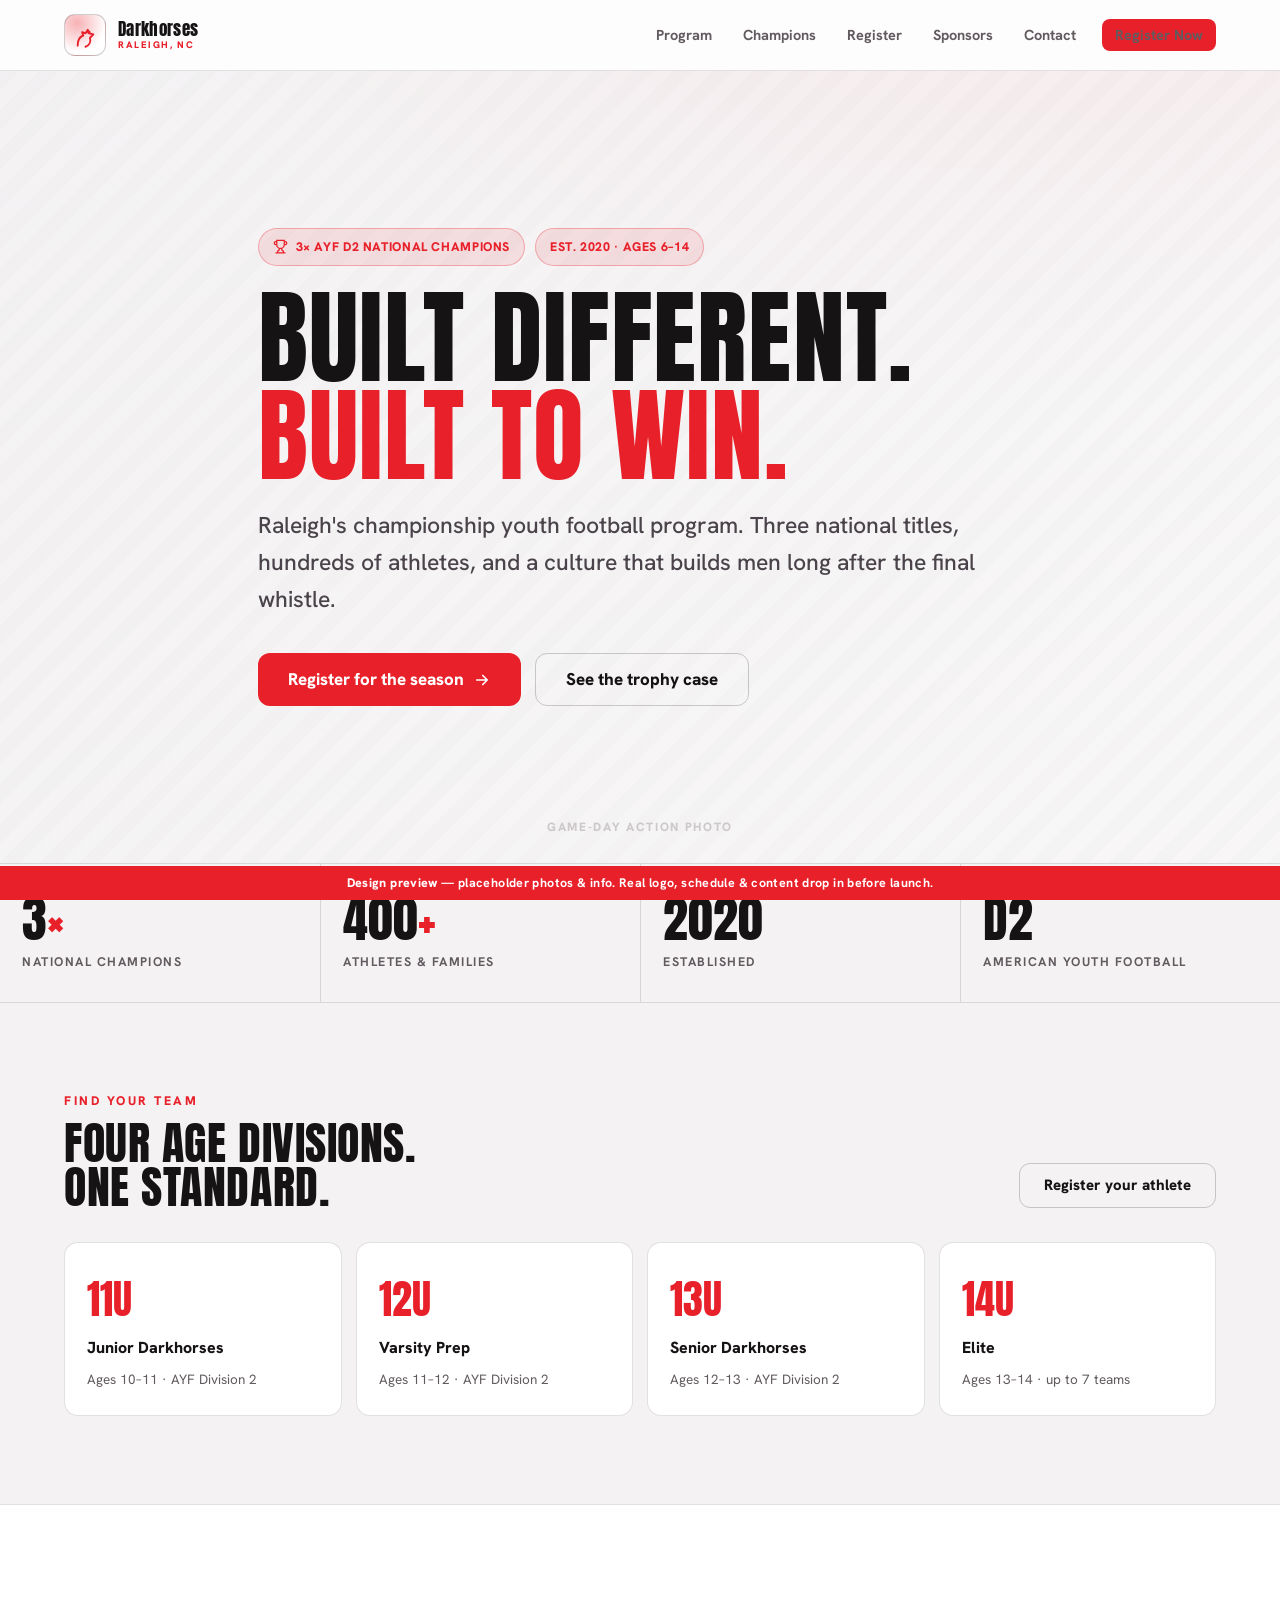
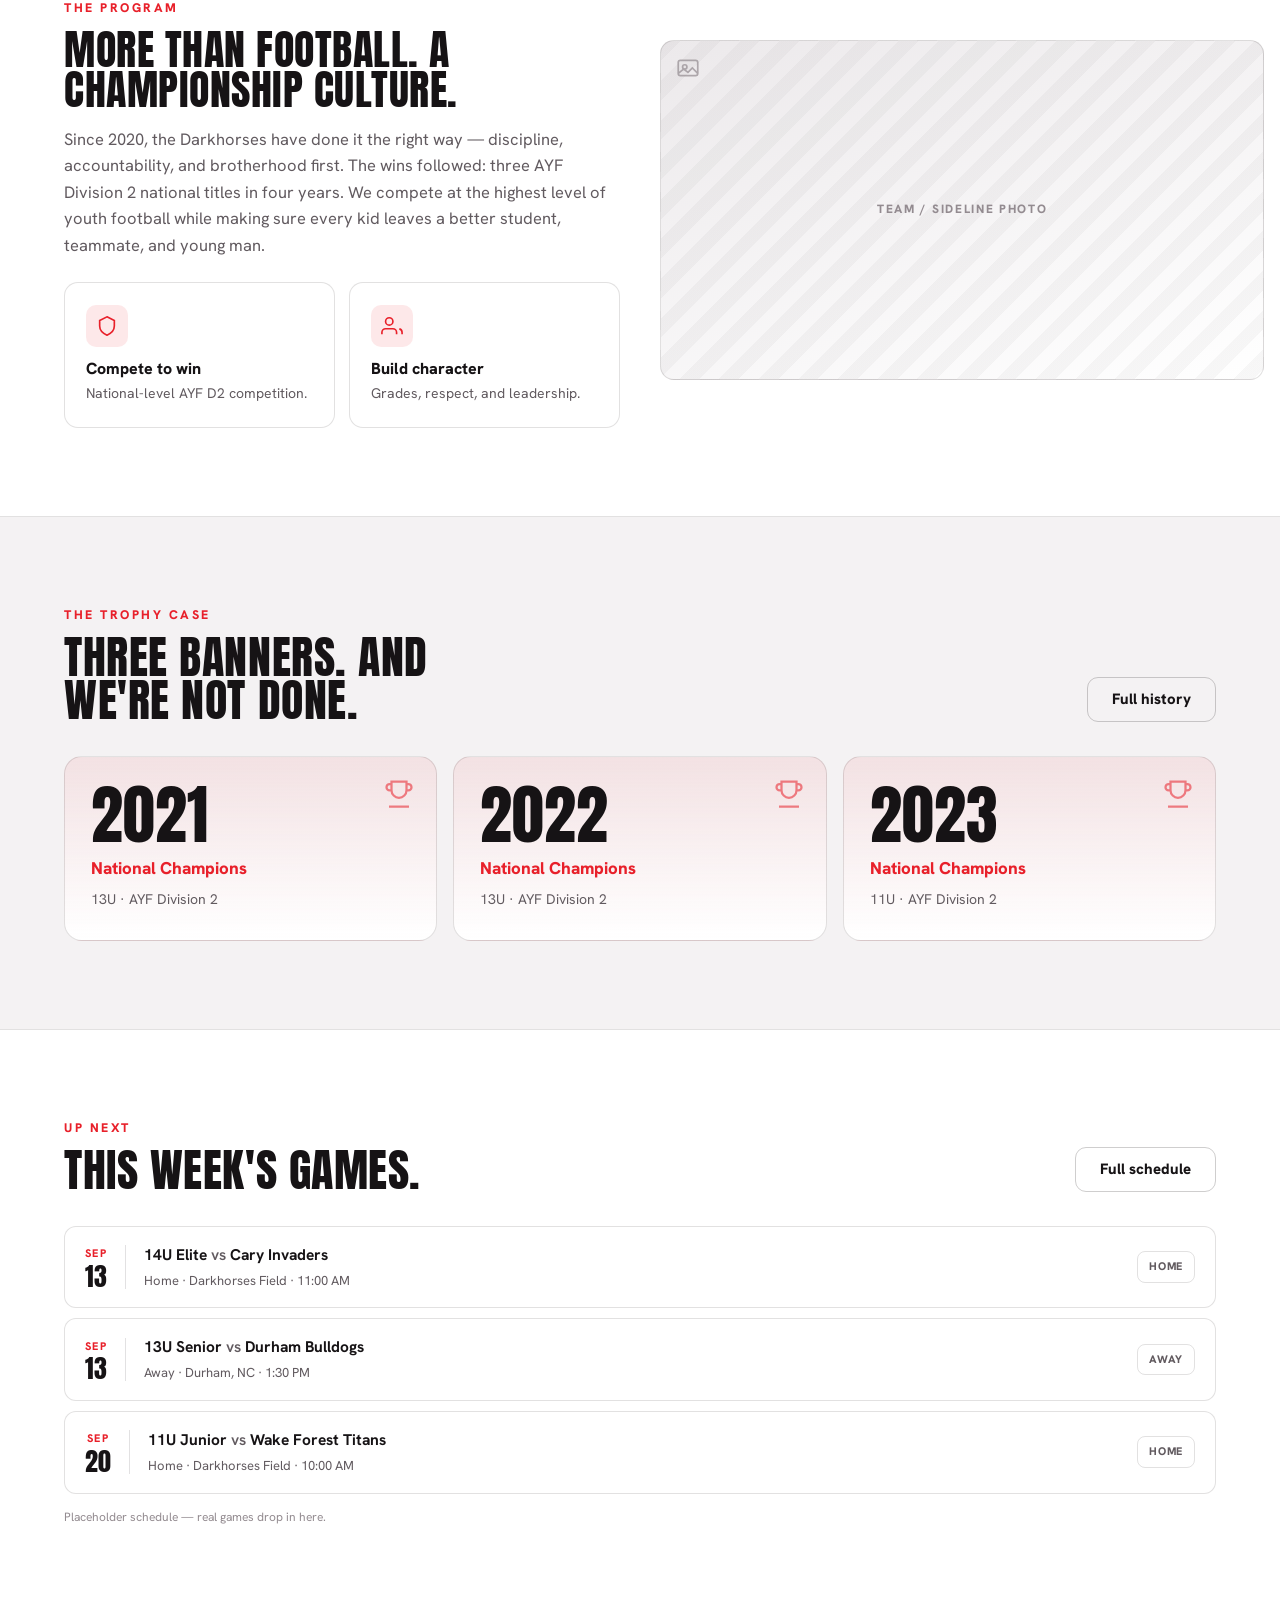
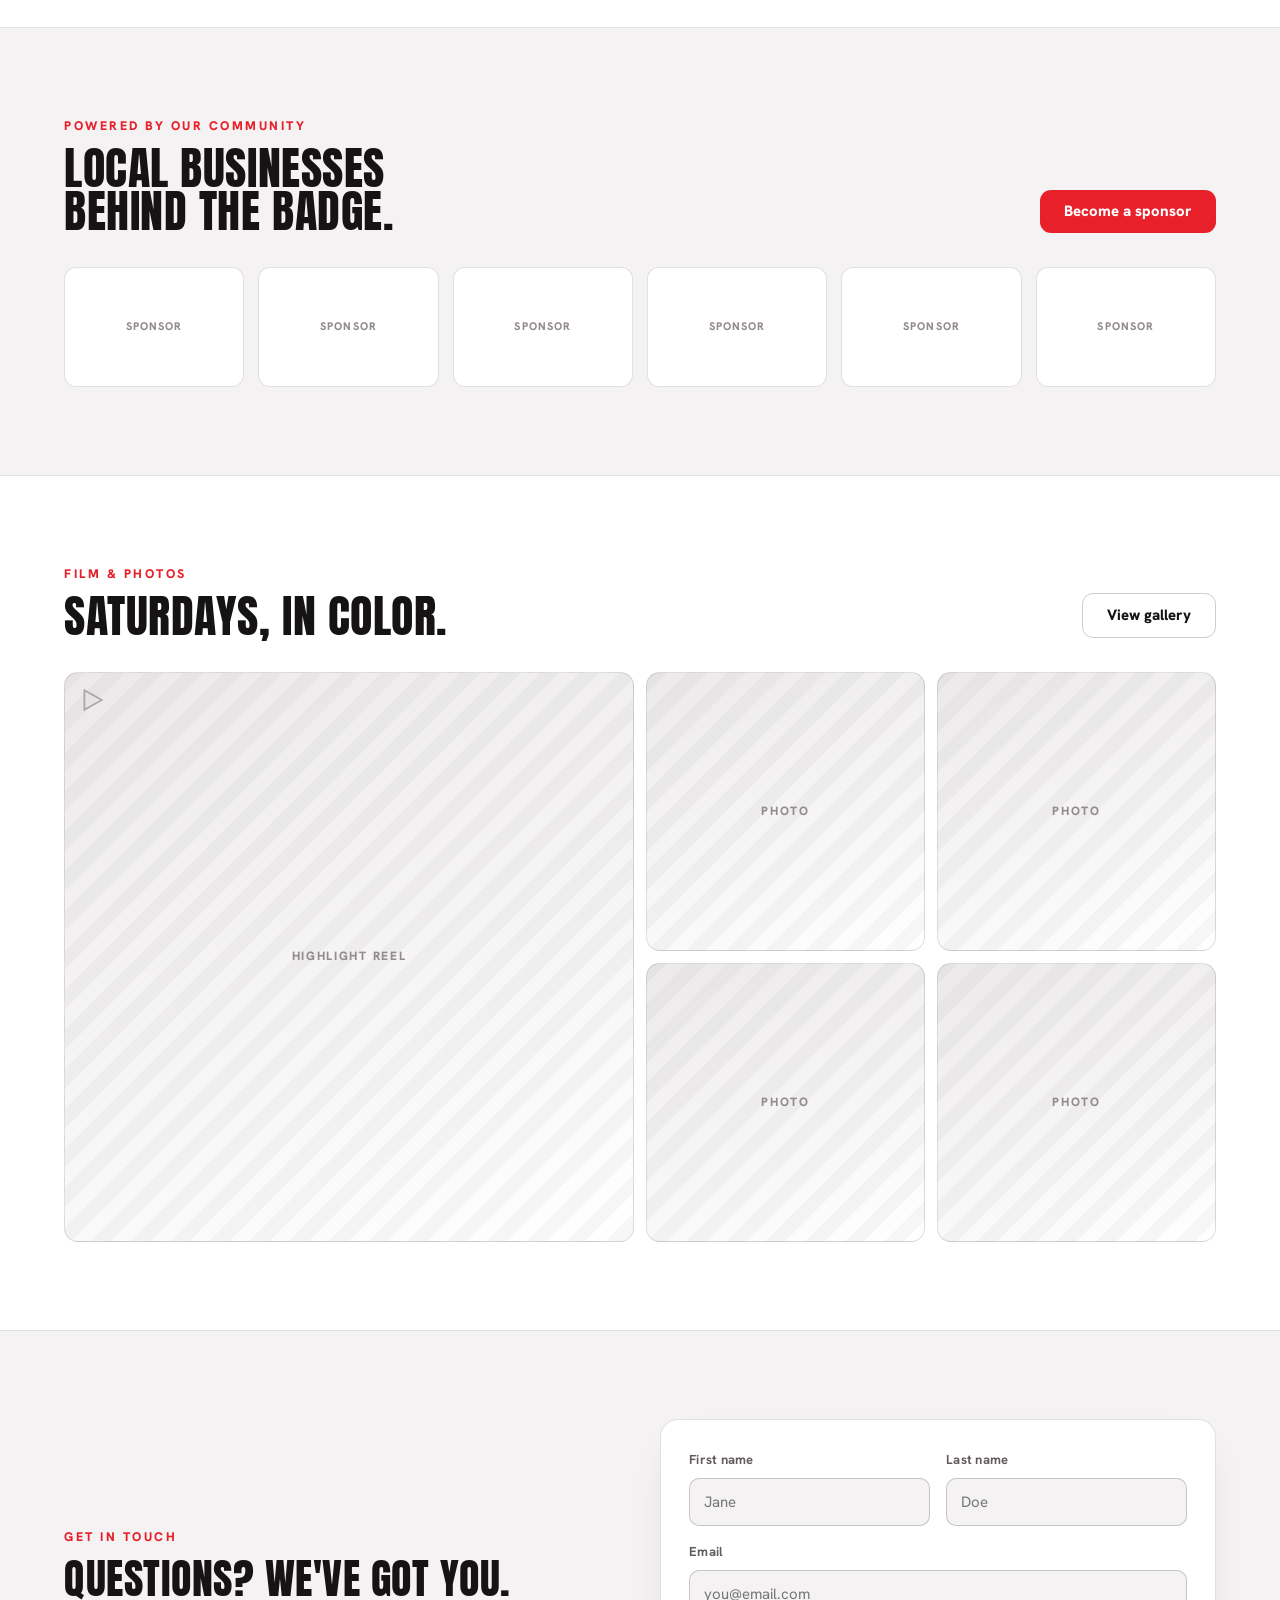
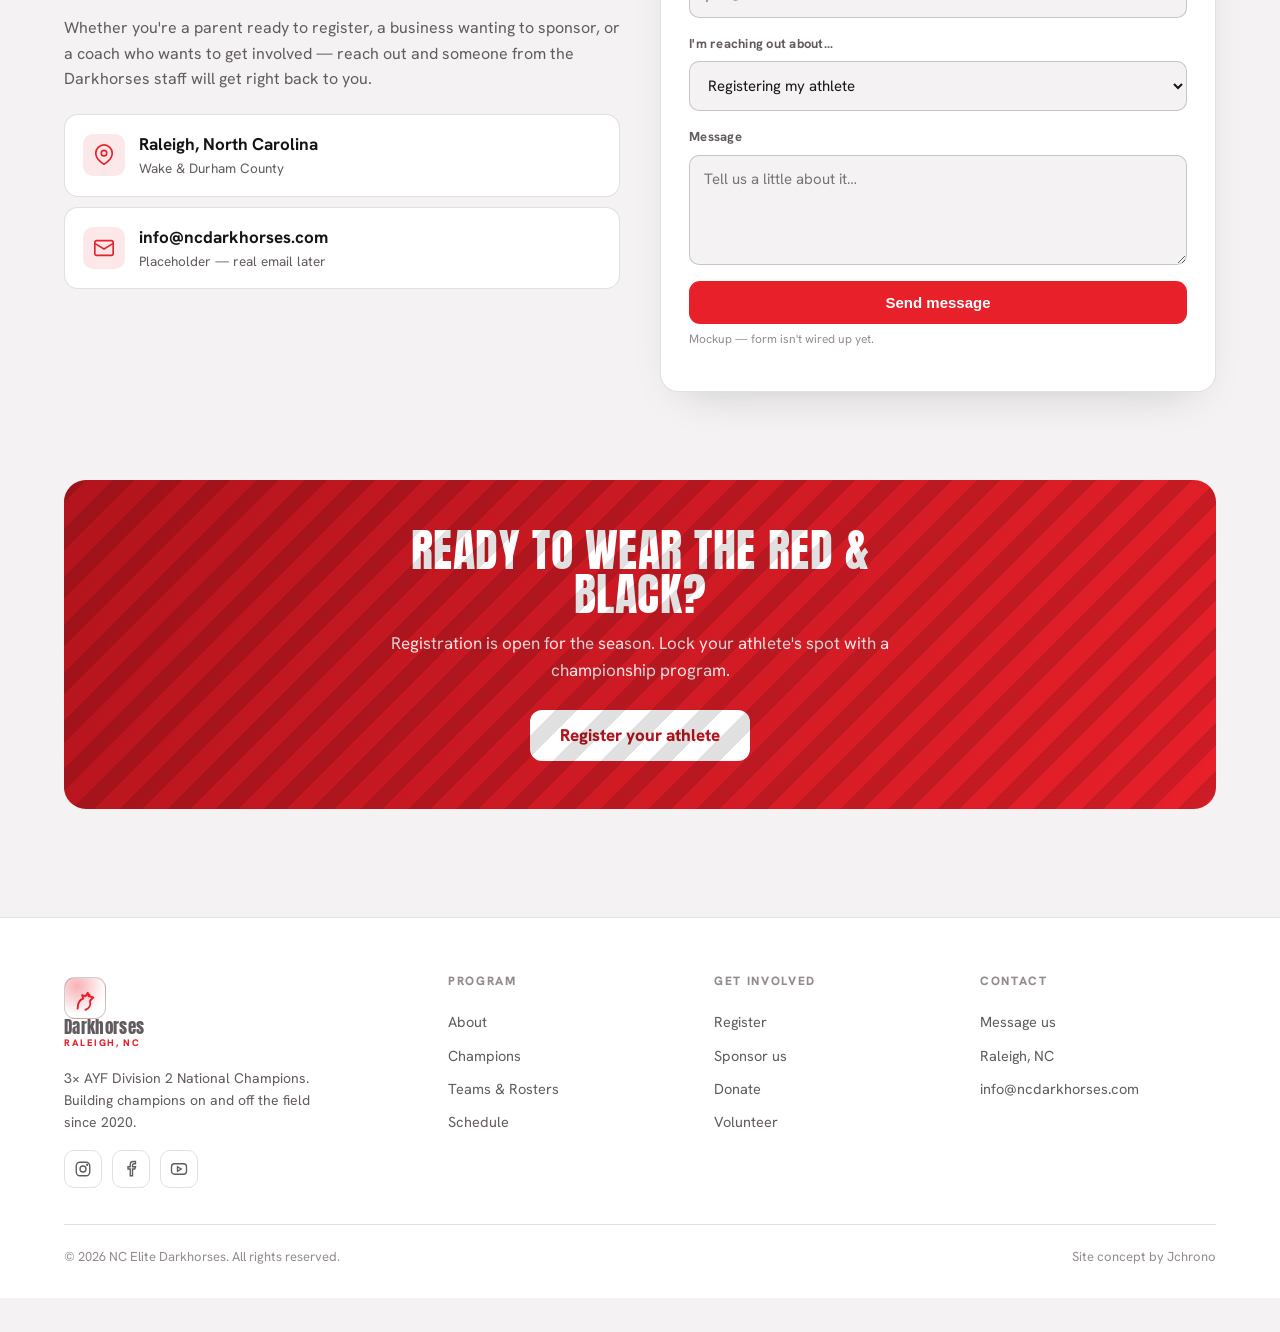
<file: mock-site/index.html>
<!DOCTYPE html>
<html lang="en">
<head>
<meta charset="UTF-8" />
<meta name="viewport" content="width=device-width, initial-scale=1.0" />
<title>NC Elite Darkhorses — Raleigh Youth Football</title>
<meta name="description" content="3× AYF Division 2 National Champions. Raleigh youth football, ages 6–14. Register for the season, support the program, join a championship culture." />
<link rel="preconnect" href="https://fonts.googleapis.com" />
<link rel="preconnect" href="https://fonts.gstatic.com" crossorigin />
<link href="https://fonts.googleapis.com/css2?family=Anton&family=Hanken+Grotesk:wght@400;500;600;700;800&display=swap" rel="stylesheet" />
<link rel="stylesheet" href="styles.css" />
</head>
<body>

<header class="nav">
  <div class="nav-in">
    <a class="brand" href="index.html">
      <span class="mk"><svg viewBox="0 0 24 24" fill="none" stroke="#e8202a" stroke-width="1.7" stroke-linecap="round" stroke-linejoin="round"><path d="M5 21c0-5 2-8 5-9l-1-3 3 1 2-3 1 3 4 1-3 3c1 4-1 7-4 8"/><circle cx="15" cy="9" r=".7" fill="#e8202a"/></svg></span>
      <span class="bt"><span class="b1">Darkhorses</span><span class="b2">Raleigh, NC</span></span>
    </a>
    <button class="burger" id="burger" aria-label="Menu"><svg viewBox="0 0 24 24" fill="none" stroke="currentColor" stroke-width="2"><path d="M3 6h18M3 12h18M3 18h18"/></svg></button>
    <nav class="nav-links" id="nav-links">
      <a href="index.html#program">Program</a>
      <a href="champions.html">Champions</a>
      <a href="register.html">Register</a>
      <a href="sponsors.html">Sponsors</a>
      <a href="index.html#contact">Contact</a>
      <a class="btn btn-red nav-cta" href="register.html">Register Now</a>
    </nav>
  </div>
</header>

<!-- HERO -->
<section class="hero">
  <div class="ph-bg ph" data-label="Game-day action photo"></div>
  <div class="wrap">
    <div class="badge-row">
      <span class="chip"><svg viewBox="0 0 24 24" fill="none" stroke="currentColor" stroke-width="2"><path d="M6 9H4.5a2.5 2.5 0 0 1 0-5H6M18 9h1.5a2.5 2.5 0 0 0 0-5H18M4 22h16M10 14.66V17c0 .55-.47.98-.97 1.21C7.85 18.75 7 20.24 7 22M14 14.66V17c0 .55.47.98.97 1.21C16.15 18.75 17 20.24 17 22M18 2H6v7a6 6 0 0 0 12 0V2Z"/></svg>3× AYF D2 National Champions</span>
      <span class="chip">Est. 2020 · Ages 6–14</span>
    </div>
    <h1>Built different. <span class="hl">Built to win.</span></h1>
    <p class="sub-h">Raleigh's championship youth football program. Three national titles, hundreds of athletes, and a culture that builds men long after the final whistle.</p>
    <div class="cta-row">
      <a class="btn btn-red btn-lg" href="register.html">Register for the season
        <svg viewBox="0 0 24 24" fill="none" stroke="currentColor" stroke-width="2.2" stroke-linecap="round" stroke-linejoin="round"><path d="M5 12h14M13 6l6 6-6 6"/></svg></a>
      <a class="btn btn-out btn-lg" href="champions.html">See the trophy case</a>
    </div>
  </div>
</section>

<!-- STAT BAND -->
<div class="statband">
  <div class="s"><div class="v tnum">3<span class="u">×</span></div><div class="k">National Champions</div></div>
  <div class="s"><div class="v tnum">400<span class="u">+</span></div><div class="k">Athletes &amp; families</div></div>
  <div class="s"><div class="v">2020</div><div class="k">Established</div></div>
  <div class="s"><div class="v">D2</div><div class="k">American Youth Football</div></div>
</div>

<!-- DIVISIONS -->
<section>
  <div class="wrap">
    <div class="sec-head reveal">
      <div class="l"><span class="eyebrow">Find your team</span><h2>Four age divisions. One standard.</h2></div>
      <a class="btn btn-out" href="register.html">Register your athlete</a>
    </div>
    <div class="div-grid">
      <div class="div-card reveal"><div class="age">11U</div><div class="nm">Junior Darkhorses</div><div class="meta">Ages 10–11 · AYF Division 2</div></div>
      <div class="div-card reveal"><div class="age">12U</div><div class="nm">Varsity Prep</div><div class="meta">Ages 11–12 · AYF Division 2</div></div>
      <div class="div-card reveal"><div class="age">13U</div><div class="nm">Senior Darkhorses</div><div class="meta">Ages 12–13 · AYF Division 2</div></div>
      <div class="div-card reveal"><div class="age">14U</div><div class="nm">Elite</div><div class="meta">Ages 13–14 · up to 7 teams</div></div>
    </div>
  </div>
</section>

<!-- PROGRAM -->
<section id="program" style="background:var(--ink-2);border-block:1px solid var(--line)">
  <div class="wrap">
    <div class="split">
      <div class="reveal">
        <span class="eyebrow">The program</span>
        <h2 style="margin-top:10px">More than football. A championship culture.</h2>
        <p class="muted" style="font-size:16.5px">Since 2020, the Darkhorses have done it the right way — discipline, accountability, and brotherhood first. The wins followed: three AYF Division 2 national titles in four years. We compete at the highest level of youth football while making sure every kid leaves a better student, teammate, and young man.</p>
        <div class="info-grid" style="margin-top:24px;grid-template-columns:1fr 1fr">
          <div class="info"><div class="ic"><svg viewBox="0 0 24 24" fill="none" stroke="currentColor" stroke-width="1.8"><path d="M12 2l8 4v6c0 5-3.5 8-8 10-4.5-2-8-5-8-10V6l8-4z"/></svg></div><h4>Compete to win</h4><p>National-level AYF D2 competition.</p></div>
          <div class="info"><div class="ic"><svg viewBox="0 0 24 24" fill="none" stroke="currentColor" stroke-width="1.8"><path d="M17 21v-2a4 4 0 0 0-4-4H5a4 4 0 0 0-4 4v2"/><circle cx="9" cy="7" r="4"/><path d="M23 21v-2a4 4 0 0 0-3-3.87"/></svg></div><h4>Build character</h4><p>Grades, respect, and leadership.</p></div>
        </div>
      </div>
      <div class="ph wide reveal" data-label="Team / sideline photo"><svg class="ico" viewBox="0 0 24 24" fill="none" stroke="currentColor" stroke-width="1.6"><rect x="3" y="5" width="18" height="14" rx="2"/><circle cx="9" cy="11" r="2"/><path d="M3 17l5-4 4 3 4-4 5 5"/></svg></div>
    </div>
  </div>
</section>

<!-- CHAMPIONS TEASER -->
<section>
  <div class="wrap">
    <div class="sec-head reveal">
      <div class="l"><span class="eyebrow">The trophy case</span><h2>Three banners. And we're not done.</h2></div>
      <a class="btn btn-out" href="champions.html">Full history</a>
    </div>
    <div class="champ-grid">
      <div class="champ-card reveal"><svg class="trophy" viewBox="0 0 24 24" fill="none" stroke="currentColor" stroke-width="1.8"><path d="M6 9H4.5a2.5 2.5 0 0 1 0-5H6M18 9h1.5a2.5 2.5 0 0 0 0-5H18M4 22h16M18 2H6v7a6 6 0 0 0 12 0V2Z"/></svg><div class="yr">2021</div><div class="ttl">National Champions</div><div class="dv">13U · AYF Division 2</div></div>
      <div class="champ-card reveal"><svg class="trophy" viewBox="0 0 24 24" fill="none" stroke="currentColor" stroke-width="1.8"><path d="M6 9H4.5a2.5 2.5 0 0 1 0-5H6M18 9h1.5a2.5 2.5 0 0 0 0-5H18M4 22h16M18 2H6v7a6 6 0 0 0 12 0V2Z"/></svg><div class="yr">2022</div><div class="ttl">National Champions</div><div class="dv">13U · AYF Division 2</div></div>
      <div class="champ-card reveal"><svg class="trophy" viewBox="0 0 24 24" fill="none" stroke="currentColor" stroke-width="1.8"><path d="M6 9H4.5a2.5 2.5 0 0 1 0-5H6M18 9h1.5a2.5 2.5 0 0 0 0-5H18M4 22h16M18 2H6v7a6 6 0 0 0 12 0V2Z"/></svg><div class="yr">2023</div><div class="ttl">National Champions</div><div class="dv">11U · AYF Division 2</div></div>
    </div>
  </div>
</section>

<!-- SCHEDULE TEASER -->
<section id="schedule" style="background:var(--ink-2);border-block:1px solid var(--line)">
  <div class="wrap">
    <div class="sec-head reveal">
      <div class="l"><span class="eyebrow">Up next</span><h2>This week's games.</h2></div>
      <a class="btn btn-out" href="#">Full schedule</a>
    </div>
    <div class="games reveal">
      <div class="game"><div class="dt"><div class="mo">Sep</div><div class="dy">13</div></div><div><div class="mt">14U Elite <span class="vs">vs</span> Cary Invaders</div><div class="loc">Home · Darkhorses Field · 11:00 AM</div></div><span class="tag">Home</span></div>
      <div class="game"><div class="dt"><div class="mo">Sep</div><div class="dy">13</div></div><div><div class="mt">13U Senior <span class="vs">vs</span> Durham Bulldogs</div><div class="loc">Away · Durham, NC · 1:30 PM</div></div><span class="tag">Away</span></div>
      <div class="game"><div class="dt"><div class="mo">Sep</div><div class="dy">20</div></div><div><div class="mt">11U Junior <span class="vs">vs</span> Wake Forest Titans</div><div class="loc">Home · Darkhorses Field · 10:00 AM</div></div><span class="tag">Home</span></div>
    </div>
    <p class="mocknote" style="margin-top:14px">Placeholder schedule — real games drop in here.</p>
  </div>
</section>

<!-- SPONSORS STRIP -->
<section>
  <div class="wrap">
    <div class="sec-head reveal">
      <div class="l"><span class="eyebrow">Powered by our community</span><h2>Local businesses behind the badge.</h2></div>
      <a class="btn btn-red" href="sponsors.html">Become a sponsor</a>
    </div>
    <div class="logo-wall reveal">
      <div class="lp">Sponsor</div><div class="lp">Sponsor</div><div class="lp">Sponsor</div>
      <div class="lp">Sponsor</div><div class="lp">Sponsor</div><div class="lp">Sponsor</div>
    </div>
  </div>
</section>

<!-- MEDIA TEASER -->
<section style="background:var(--ink-2);border-block:1px solid var(--line)">
  <div class="wrap">
    <div class="sec-head reveal">
      <div class="l"><span class="eyebrow">Film &amp; photos</span><h2>Saturdays, in color.</h2></div>
      <a class="btn btn-out" href="#">View gallery</a>
    </div>
    <div class="media-grid reveal">
      <div class="ph big" data-label="Highlight reel"><svg class="ico" viewBox="0 0 24 24" fill="none" stroke="currentColor" stroke-width="1.7"><path d="M5 3l16 9-16 9V3z"/></svg></div>
      <div class="ph" data-label="Photo"></div>
      <div class="ph" data-label="Photo"></div>
      <div class="ph" data-label="Photo"></div>
      <div class="ph" data-label="Photo"></div>
    </div>
  </div>
</section>

<!-- CONTACT -->
<section id="contact">
  <div class="wrap">
    <div class="split">
      <div class="reveal">
        <span class="eyebrow">Get in touch</span>
        <h2 style="margin-top:10px">Questions? We've got you.</h2>
        <p class="muted" style="font-size:16px">Whether you're a parent ready to register, a business wanting to sponsor, or a coach who wants to get involved — reach out and someone from the Darkhorses staff will get right back to you.</p>
        <div style="margin-top:22px;display:flex;flex-direction:column;gap:10px">
          <div class="info" style="display:flex;gap:14px;align-items:center;padding:16px 18px"><div class="ic" style="margin:0"><svg viewBox="0 0 24 24" fill="none" stroke="currentColor" stroke-width="1.8"><path d="M21 10c0 7-9 12-9 12s-9-5-9-12a9 9 0 0 1 18 0z"/><circle cx="12" cy="10" r="3"/></svg></div><div><b>Raleigh, North Carolina</b><div class="muted" style="font-size:13.5px">Wake &amp; Durham County</div></div></div>
          <div class="info" style="display:flex;gap:14px;align-items:center;padding:16px 18px"><div class="ic" style="margin:0"><svg viewBox="0 0 24 24" fill="none" stroke="currentColor" stroke-width="1.8"><rect x="2" y="4" width="20" height="16" rx="2"/><path d="m22 7-10 6L2 7"/></svg></div><div><b>info@ncdarkhorses.com</b><div class="muted" style="font-size:13.5px">Placeholder — real email later</div></div></div>
        </div>
      </div>
      <form class="form-card reveal" data-mock>
        <div class="fgrid">
          <div class="field"><label>First name</label><input type="text" placeholder="Jane" /></div>
          <div class="field"><label>Last name</label><input type="text" placeholder="Doe" /></div>
        </div>
        <div class="field"><label>Email</label><input type="email" placeholder="you@email.com" /></div>
        <div class="field"><label>I'm reaching out about…</label><select><option>Registering my athlete</option><option>Sponsoring the program</option><option>Volunteering / coaching</option><option>Something else</option></select></div>
        <div class="field"><label>Message</label><textarea placeholder="Tell us a little about it…"></textarea></div>
        <button class="btn btn-red" type="submit" style="width:100%;justify-content:center">Send message</button>
        <p class="mocknote">Mockup — form isn't wired up yet.</p>
      </form>
    </div>
  </div>
</section>

<!-- CTA BAND -->
<section style="padding-top:0">
  <div class="wrap">
    <div class="cta-band reveal">
      <h2>Ready to wear the red &amp; black?</h2>
      <p>Registration is open for the season. Lock your athlete's spot with a championship program.</p>
      <a class="btn btn-lg" href="register.html">Register your athlete</a>
    </div>
  </div>
</section>

<footer class="ft">
  <div class="wrap">
    <div class="ft-grid">
      <div class="about">
        <a class="brand" href="index.html">
          <span class="mk"><svg viewBox="0 0 24 24" fill="none" stroke="#e8202a" stroke-width="1.7" stroke-linecap="round" stroke-linejoin="round"><path d="M5 21c0-5 2-8 5-9l-1-3 3 1 2-3 1 3 4 1-3 3c1 4-1 7-4 8"/><circle cx="15" cy="9" r=".7" fill="#e8202a"/></svg></span>
          <span class="bt"><span class="b1">Darkhorses</span><span class="b2">Raleigh, NC</span></span>
        </a>
        <p>3× AYF Division 2 National Champions. Building champions on and off the field since 2020.</p>
        <div class="socials">
          <a href="https://www.instagram.com/nc_elite_darkhorses" aria-label="Instagram"><svg viewBox="0 0 24 24" fill="none" stroke="currentColor" stroke-width="1.8"><rect x="3" y="3" width="18" height="18" rx="5"/><circle cx="12" cy="12" r="4"/><circle cx="17.5" cy="6.5" r=".6" fill="currentColor"/></svg></a>
          <a href="https://www.facebook.com/ncelitedarkhorses" aria-label="Facebook"><svg viewBox="0 0 24 24" fill="none" stroke="currentColor" stroke-width="1.8"><path d="M14 9V7a2 2 0 0 1 2-2h2V2h-3a4 4 0 0 0-4 4v3H8v3h3v9h3v-9h3l1-3h-4z"/></svg></a>
          <a href="#" aria-label="YouTube"><svg viewBox="0 0 24 24" fill="none" stroke="currentColor" stroke-width="1.8"><rect x="2" y="5" width="20" height="14" rx="4"/><path d="M10 9l5 3-5 3V9z"/></svg></a>
        </div>
      </div>
      <div><h5>Program</h5><a href="index.html#program">About</a><a href="champions.html">Champions</a><a href="#">Teams &amp; Rosters</a><a href="#">Schedule</a></div>
      <div><h5>Get involved</h5><a href="register.html">Register</a><a href="sponsors.html">Sponsor us</a><a href="#">Donate</a><a href="#">Volunteer</a></div>
      <div><h5>Contact</h5><a href="index.html#contact">Message us</a><a href="#">Raleigh, NC</a><a href="#">info@ncdarkhorses.com</a></div>
    </div>
    <div class="ft-bottom"><span>© <span id="yr"></span> NC Elite Darkhorses. All rights reserved.</span><span>Site concept by Jchrono</span></div>
  </div>
</footer>

<div class="mock-ribbon"><b>Design preview</b> — placeholder photos &amp; info. Real logo, schedule &amp; content drop in before launch.</div>
<script src="site.js"></script>
</body>
</html>
</file>
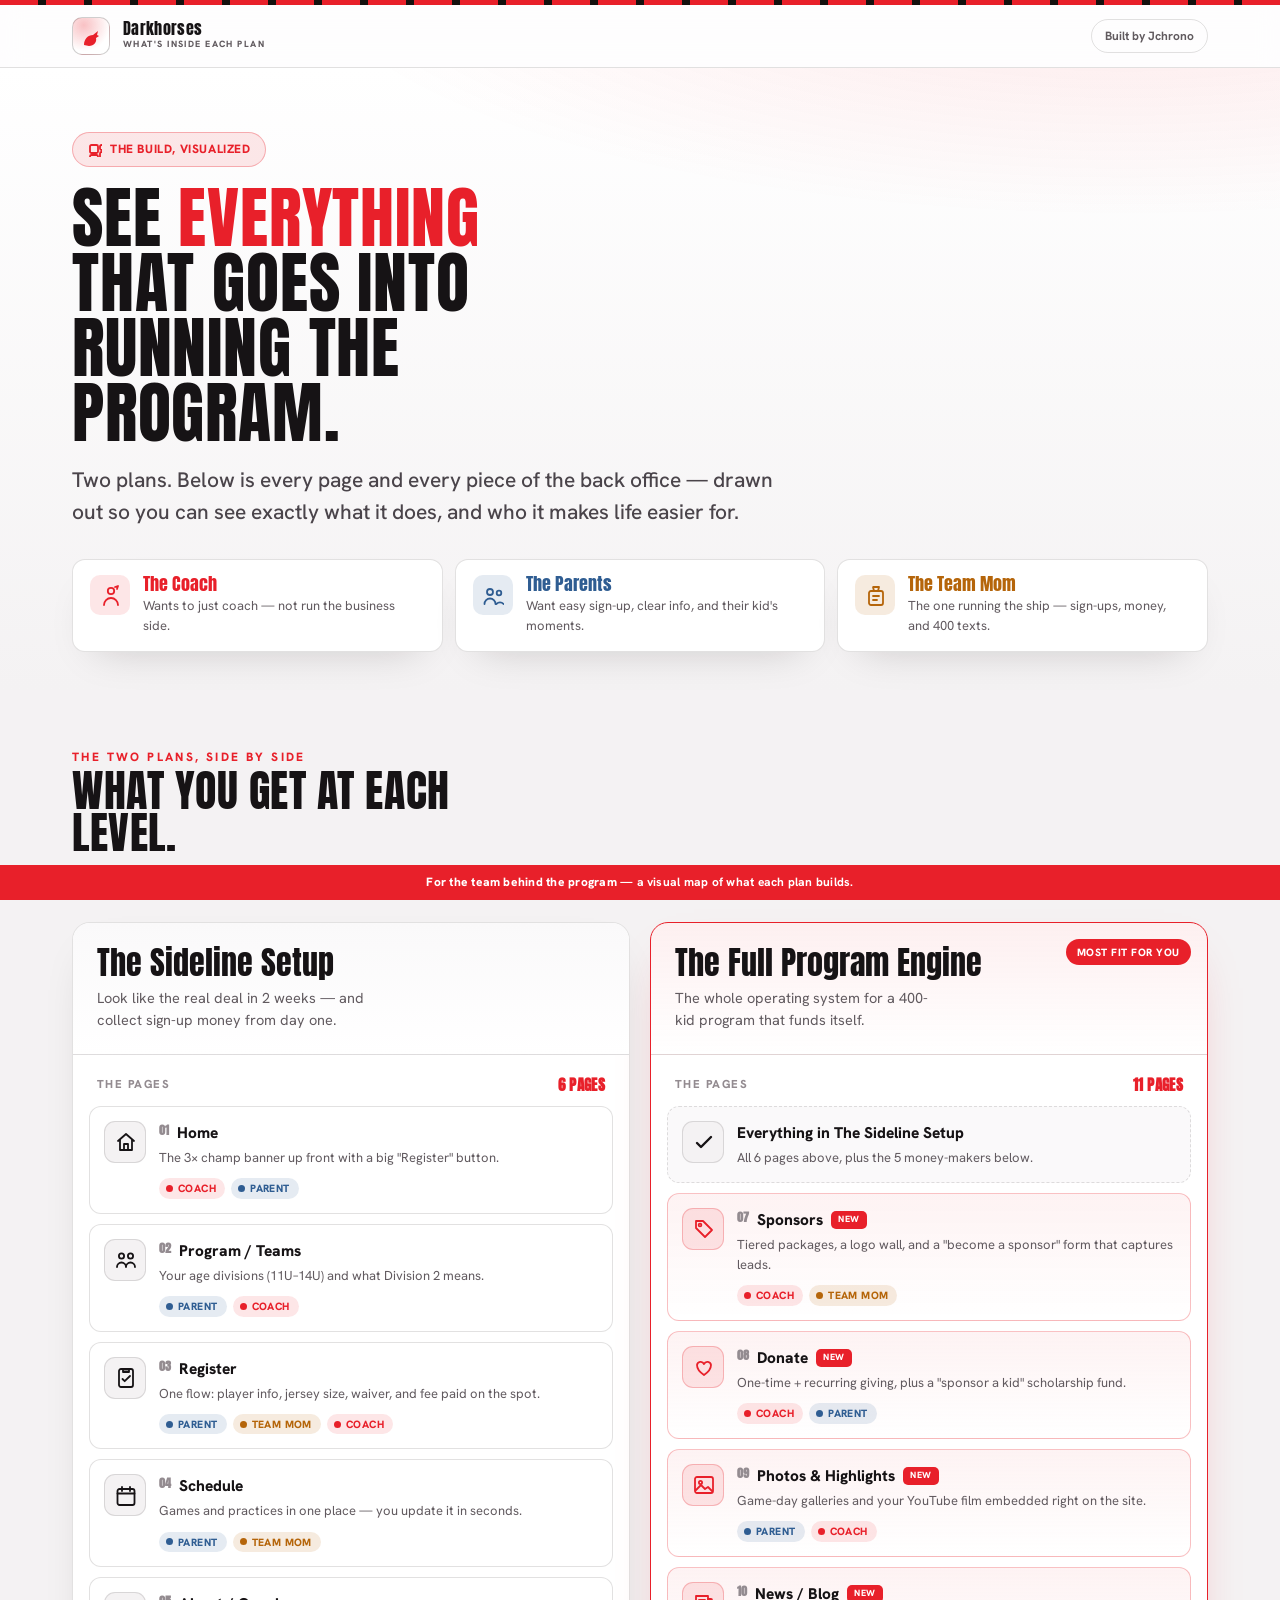
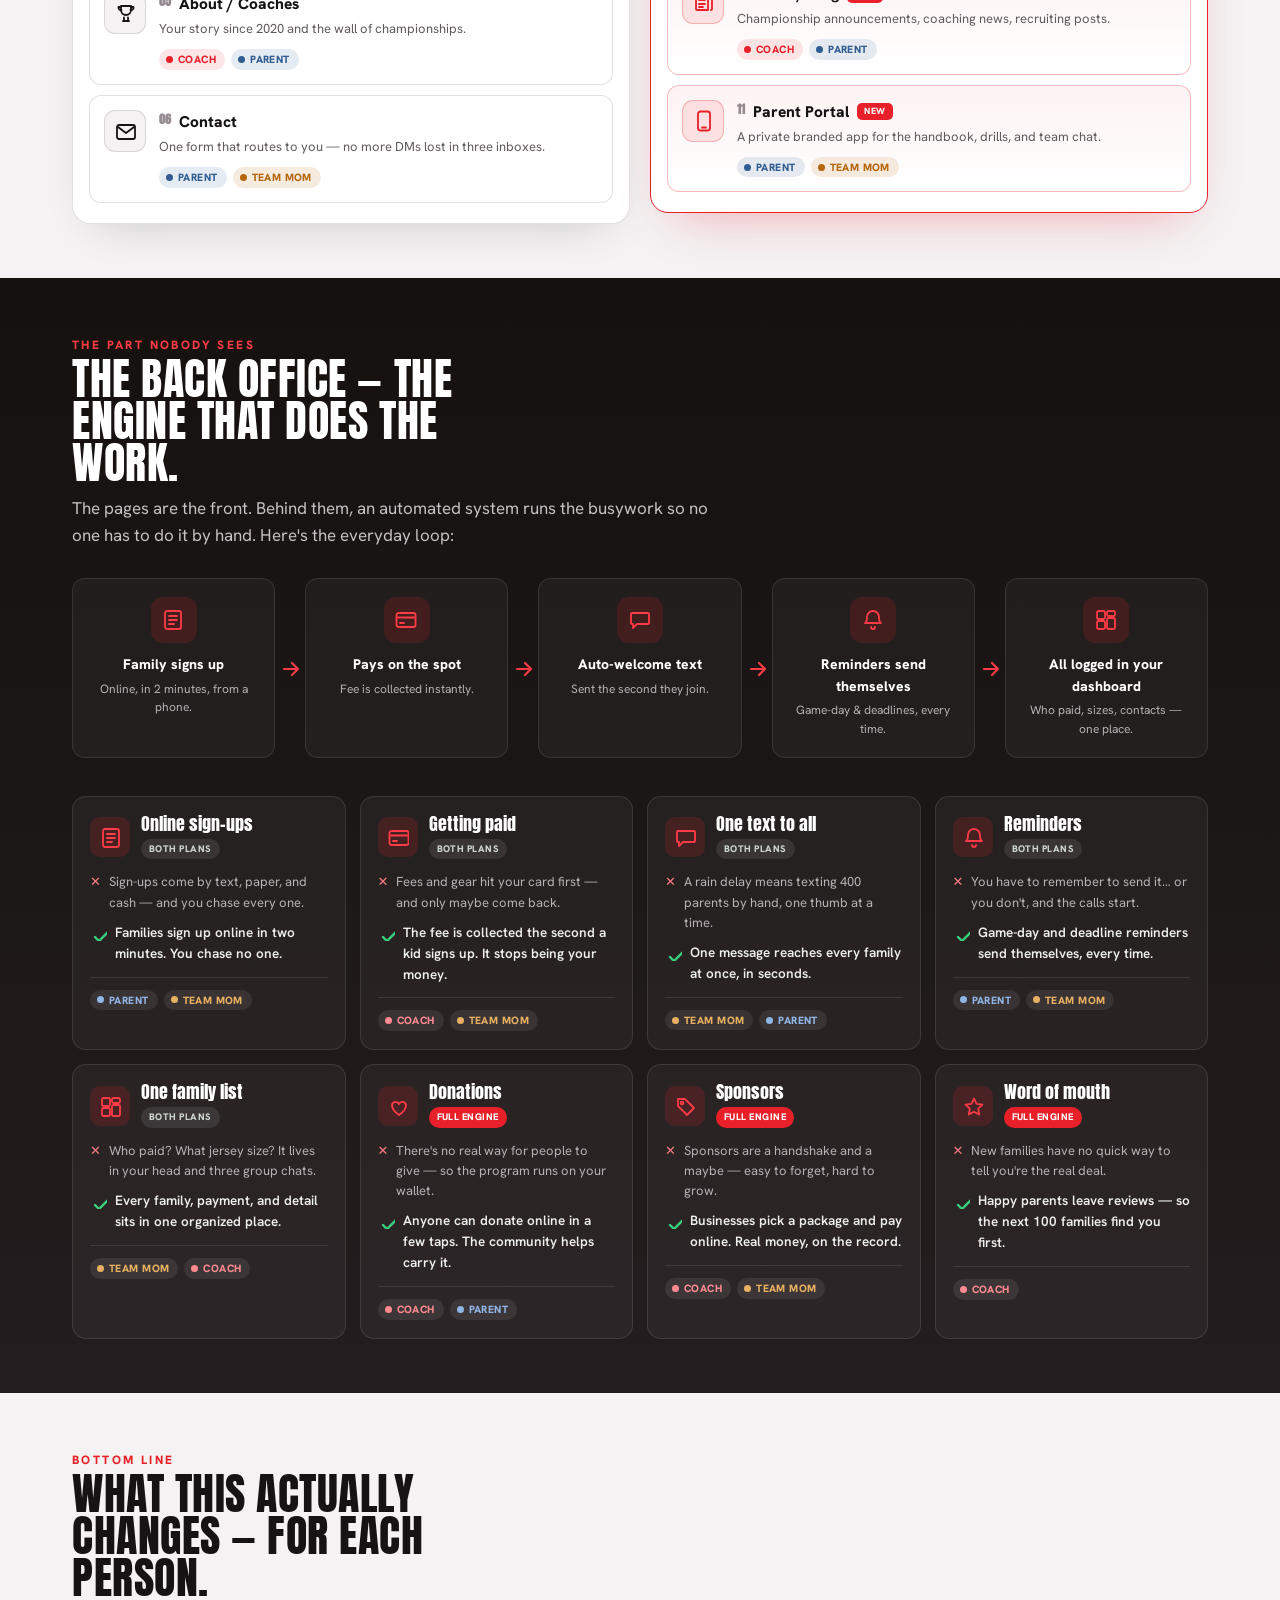
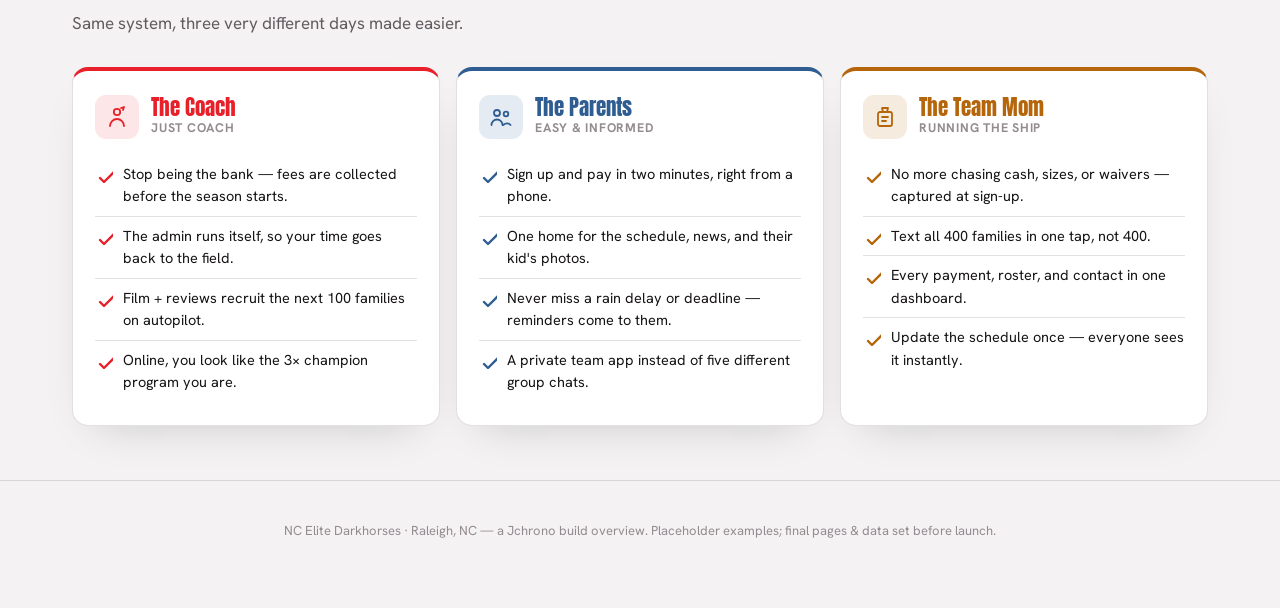
<file: plans-visual/index.html>
<!DOCTYPE html>
<html lang="en">
<head>
<meta charset="UTF-8">
<meta name="viewport" content="width=device-width, initial-scale=1.0">
<title>NC Elite Darkhorses — What's Inside Each Plan</title>
<link rel="preconnect" href="https://fonts.googleapis.com">
<link rel="preconnect" href="https://fonts.gstatic.com" crossorigin>
<link href="https://fonts.googleapis.com/css2?family=Anton&family=Hanken+Grotesk:wght@400;500;600;700;800&display=swap" rel="stylesheet">
<link rel="icon" href="data:image/svg+xml,%3Csvg xmlns='http://www.w3.org/2000/svg' viewBox='0 0 24 24'%3E%3Cpath fill='%23e8202a' d='M5 21c0-6 4-10 9-10l5-4-1 4 2 1-3 2c1 4-2 8-7 8z'/%3E%3C/svg%3E">
<style>
:root{
  --bg:#f4f2f3; --card:#ffffff; --card-2:#faf9fa; --ink:#161315; --muted:#615a5f; --muted-2:#938b90;
  --line:rgba(18,12,14,.12); --line-2:rgba(18,12,14,.2);
  --red:#e8202a; --red-2:#ff3b45; --red-soft:rgba(232,32,42,.10); --red-deep:#b3141d;
  --coach:#e8202a; --coach-bg:rgba(232,32,42,.11);
  --parent:#2f5d92; --parent-bg:rgba(47,93,146,.12);
  --mom:#b5650a; --mom-bg:rgba(181,101,10,.13);
  --green:#1f9d57; --green-bg:rgba(31,157,87,.13);
  --r:14px; --maxw:1180px;
  --shadow:0 18px 44px -24px rgba(20,12,14,.22);
  --ease:cubic-bezier(.2,.7,.2,1);
}
*{box-sizing:border-box}
html{scroll-behavior:smooth}
body{margin:0;background:var(--bg);color:var(--ink);
  font-family:"Hanken Grotesk",system-ui,-apple-system,Segoe UI,Roboto,sans-serif;
  font-size:16px;line-height:1.55;-webkit-font-smoothing:antialiased;overflow-x:hidden;padding-bottom:38px}
h1,h2,h3,.display{font-family:"Anton",Impact,system-ui,sans-serif;font-weight:400;letter-spacing:.012em;line-height:.96;text-transform:uppercase;margin:0}
img,svg{display:block}
.wrap{max-width:var(--maxw);margin:0 auto;padding:0 22px}
.eyebrow{font-weight:800;font-size:12px;letter-spacing:.2em;text-transform:uppercase;color:var(--red)}
.muted{color:var(--muted)}

/* stripe */
.stripe{height:5px;background:repeating-linear-gradient(90deg,var(--red) 0 38px,#15110f 38px 46px)}

/* header */
header{position:sticky;top:0;z-index:40;background:rgba(255,255,255,.85);backdrop-filter:blur(11px);border-bottom:1px solid var(--line)}
.head-in{display:flex;align-items:center;gap:13px;height:62px;max-width:var(--maxw);margin:0 auto;padding:0 22px}
.mk{width:38px;height:38px;border-radius:10px;border:1.5px solid var(--line-2);background:radial-gradient(120% 120% at 30% 20%,rgba(232,32,42,.28),transparent 60%),var(--card);display:grid;place-items:center;flex:0 0 auto}
.mk svg{width:24px;height:24px;color:var(--red)}
.brand .b1{font-family:"Anton";font-size:16px;letter-spacing:.02em;line-height:1}
.brand .b2{font-size:9px;font-weight:800;letter-spacing:.16em;text-transform:uppercase;color:var(--muted);margin-top:2px}
.head-tag{margin-left:auto;font-size:12px;font-weight:700;color:var(--muted);border:1px solid var(--line);padding:7px 13px;border-radius:99px}

/* hero */
.hero{position:relative;padding:64px 0 38px;
  background:radial-gradient(120% 80% at 88% -20%,rgba(232,32,42,.12),transparent 55%),
  linear-gradient(180deg,#fff,var(--bg))}
.hero .chip{display:inline-flex;align-items:center;gap:8px;font-weight:800;font-size:12px;letter-spacing:.05em;text-transform:uppercase;
  background:var(--red-soft);border:1px solid rgba(232,32,42,.3);color:var(--red);padding:7px 14px;border-radius:99px;margin-bottom:18px}
.hero .chip svg{width:15px;height:15px}
.hero h1{font-size:clamp(34px,6.4vw,68px);max-width:16ch}
.hero h1 .hl{color:var(--red)}
.hero p.sub{margin-top:18px;font-size:clamp(17px,2vw,21px);color:#4a444a;max-width:60ch;font-weight:500}

/* role legend */
.legend{margin-top:30px;display:flex;flex-wrap:wrap;gap:12px;align-items:stretch}
.lg-card{flex:1 1 220px;border:1px solid var(--line);border-radius:13px;background:var(--card);padding:15px 17px;display:flex;gap:13px;align-items:flex-start;box-shadow:var(--shadow)}
.lg-card .lic{width:40px;height:40px;border-radius:10px;display:grid;place-items:center;flex:0 0 auto}
.lg-card .lic svg{width:22px;height:22px}
.lg-card.coach .lic{background:var(--coach-bg);color:var(--coach)}
.lg-card.parent .lic{background:var(--parent-bg);color:var(--parent)}
.lg-card.mom .lic{background:var(--mom-bg);color:var(--mom)}
.lg-card .lt{font-family:"Anton";font-size:18px;line-height:1}
.lg-card.coach .lt{color:var(--coach)}
.lg-card.parent .lt{color:var(--parent)}
.lg-card.mom .lt{color:var(--mom)}
.lg-card .ld{font-size:13px;color:var(--muted);margin-top:3px}

/* section frame */
section{padding:54px 0;position:relative}
.sec-head{margin-bottom:30px}
.sec-head h2{font-size:clamp(26px,4.2vw,44px);max-width:20ch}
.sec-head p{margin-top:12px;font-size:17px;color:var(--muted);max-width:64ch}

/* role chips (on tiles) */
.roles{display:flex;gap:6px;flex-wrap:wrap;margin-top:10px}
.role{display:inline-flex;align-items:center;gap:5px;font-size:10.5px;font-weight:800;letter-spacing:.04em;text-transform:uppercase;padding:3px 9px 3px 7px;border-radius:99px;line-height:1.4}
.role::before{content:"";width:7px;height:7px;border-radius:99px;flex:0 0 auto}
.role.coach{color:var(--coach);background:var(--coach-bg)} .role.coach::before{background:var(--coach)}
.role.parent{color:var(--parent);background:var(--parent-bg)} .role.parent::before{background:var(--parent)}
.role.mom{color:var(--mom);background:var(--mom-bg)} .role.mom::before{background:var(--mom)}

/* ===== plan comparison ===== */
.compare{display:grid;grid-template-columns:1fr 1fr;gap:20px;align-items:start}
@media(max-width:900px){.compare{grid-template-columns:1fr;gap:26px}}
.plan{border:1px solid var(--line);border-radius:18px;background:var(--card);overflow:hidden;box-shadow:var(--shadow)}
.plan.feat{border-color:var(--red);box-shadow:0 22px 50px -26px rgba(232,32,42,.4)}
.plan-head{padding:24px 24px 22px;border-bottom:1px solid var(--line);position:relative;background:linear-gradient(180deg,var(--card-2),var(--card))}
.plan.feat .plan-head{background:linear-gradient(180deg,rgba(232,32,42,.07),var(--card))}
.plan .badge{position:absolute;top:16px;right:16px;font-size:10.5px;font-weight:800;letter-spacing:.05em;text-transform:uppercase;color:#fff;background:var(--red);padding:5px 11px;border-radius:99px}
.plan .pname{font-family:"Anton";font-size:clamp(24px,3.4vw,32px);line-height:1;padding-right:96px}
@media(max-width:560px){
  .plan .badge{position:static;display:inline-block;margin-bottom:11px}
  .plan .pname{padding-right:0}
}
.plan .promise{font-size:14.5px;color:var(--muted);margin-top:8px;max-width:34ch}
.plan .price{display:flex;align-items:baseline;gap:9px;margin-top:16px;flex-wrap:wrap}
.plan .price .big{font-family:"Anton";font-size:34px;color:var(--ink)}
.plan.feat .price .big{color:var(--red)}
.plan .price .per{font-size:13px;color:var(--muted);font-weight:600}
.plan .price .mo{font-size:13px;font-weight:700;color:var(--ink);background:rgba(18,12,14,.05);padding:4px 10px;border-radius:8px}
.plan .pages-h{font-size:11.5px;font-weight:800;letter-spacing:.13em;text-transform:uppercase;color:var(--muted-2);padding:18px 24px 4px;display:flex;justify-content:space-between;align-items:center}
.plan .pages-h .cnt{color:var(--red);font-family:"Anton";font-size:15px;letter-spacing:.02em}
.tiles{padding:6px 16px 20px;display:flex;flex-direction:column;gap:10px}
.tile{display:flex;gap:13px;padding:14px;border:1px solid var(--line);border-radius:12px;background:var(--card);transition:border-color .2s var(--ease),transform .2s var(--ease)}
.tile:hover{border-color:var(--line-2);transform:translateY(-2px)}
.tile.new{background:linear-gradient(180deg,rgba(232,32,42,.055),var(--card));border-color:rgba(232,32,42,.28)}
.tile.carry{background:var(--card-2);border-style:dashed}
.tile .tic{width:42px;height:42px;border-radius:11px;background:var(--bg);border:1px solid var(--line);display:grid;place-items:center;flex:0 0 auto;color:var(--ink)}
.tile.new .tic{background:var(--red-soft);border-color:rgba(232,32,42,.25);color:var(--red)}
.tile .tic svg{width:23px;height:23px}
.tile .tn{font-weight:800;font-size:15.5px;display:flex;align-items:center;gap:8px;flex-wrap:wrap}
.tile .tn .tag-new{font-size:9px;font-weight:800;letter-spacing:.08em;color:#fff;background:var(--red);padding:2px 7px;border-radius:5px}
.tile .td{font-size:13px;color:var(--muted);margin-top:3px}
.tile .pn{font-family:"Anton";font-size:12px;color:var(--muted-2);align-self:flex-start}

/* ===== engine band ===== */
.engine-band{background:linear-gradient(180deg,#15110f,#241d1f);color:#f4f2f3}
.engine-band .eyebrow{color:var(--red-2)}
.engine-band .sec-head h2{color:#fff}
.engine-band .sec-head p{color:#c7c0c4}
.flow{display:flex;align-items:stretch;gap:0;margin:6px 0 38px;flex-wrap:wrap}
.flow .step{flex:1 1 150px;min-width:140px;background:rgba(255,255,255,.04);border:1px solid rgba(255,255,255,.1);border-radius:13px;padding:18px 15px;text-align:center;position:relative}
.flow .step .si{width:46px;height:46px;border-radius:12px;margin:0 auto 11px;display:grid;place-items:center;background:rgba(232,32,42,.16);color:var(--red-2)}
.flow .step .si svg{width:25px;height:25px}
.flow .step .sn{font-weight:800;font-size:14px;color:#fff}
.flow .step .sd{font-size:12px;color:#b7b0b4;margin-top:4px}
.flow .arrow{display:grid;place-items:center;width:30px;color:var(--red-2);flex:0 0 auto}
.flow .arrow svg{width:22px;height:22px}
@media(max-width:760px){
  .flow{flex-direction:column}
  .flow .step{flex:1 1 auto}
  .flow .arrow{width:auto;height:26px;transform:rotate(90deg)}
}
.eng-grid{display:grid;grid-template-columns:repeat(4,1fr);gap:14px}
@media(max-width:1000px){.eng-grid{grid-template-columns:1fr 1fr}}
@media(max-width:560px){.eng-grid{grid-template-columns:1fr}}
.gcard{background:rgba(255,255,255,.045);border:1px solid rgba(255,255,255,.1);border-radius:14px;padding:18px 17px;display:flex;flex-direction:column}
.gcard .gtop{display:flex;align-items:center;gap:11px}
.gcard .gi{width:40px;height:40px;border-radius:10px;background:rgba(232,32,42,.16);color:var(--red-2);display:grid;place-items:center;flex:0 0 auto}
.gcard .gi svg{width:22px;height:22px}
.gcard .gname{font-family:"Anton";font-size:18px;line-height:1;color:#fff}
.gcard .gplan{font-size:9.5px;font-weight:800;letter-spacing:.05em;text-transform:uppercase;padding:3px 8px;border-radius:99px;margin-top:6px;display:inline-block}
.gcard .gplan.both{color:#cdd6cf;background:rgba(255,255,255,.09)}
.gcard .gplan.full{color:#fff;background:var(--red)}
.gcard .prob{font-size:13px;color:#b7b0b4;margin:13px 0 0;display:flex;gap:8px}
.gcard .prob .x{color:#ff7a82;font-weight:800;flex:0 0 auto}
.gcard .sol{font-size:13.5px;color:#eef0ee;margin:9px 0 0;display:flex;gap:8px;font-weight:600}
.gcard .sol svg{width:17px;height:17px;color:#39d07e;flex:0 0 auto;margin-top:2px}
.gcard .groles{margin-top:13px;padding-top:12px;border-top:1px solid rgba(255,255,255,.1)}
.gcard .groles .role{background:rgba(255,255,255,.08)}
.gcard .groles .role.coach{color:#ff8a90} .gcard .groles .role.coach::before{background:#ff8a90}
.gcard .groles .role.parent{color:#8fb6e6} .gcard .groles .role.parent::before{background:#8fb6e6}
.gcard .groles .role.mom{color:#e8b061} .gcard .groles .role.mom::before{background:#e8b061}

/* ===== role recap ===== */
.recap{display:grid;grid-template-columns:repeat(3,1fr);gap:16px}
@media(max-width:880px){.recap{grid-template-columns:1fr}}
.rcard{border:1px solid var(--line);border-radius:16px;background:var(--card);padding:24px 22px;box-shadow:var(--shadow);border-top:4px solid}
.rcard.coach{border-top-color:var(--coach)}
.rcard.parent{border-top-color:var(--parent)}
.rcard.mom{border-top-color:var(--mom)}
.rcard .rhead{display:flex;align-items:center;gap:12px;margin-bottom:6px}
.rcard .rhic{width:44px;height:44px;border-radius:11px;display:grid;place-items:center;flex:0 0 auto}
.rcard .rhic svg{width:24px;height:24px}
.rcard.coach .rhic{background:var(--coach-bg);color:var(--coach)}
.rcard.parent .rhic{background:var(--parent-bg);color:var(--parent)}
.rcard.mom .rhic{background:var(--mom-bg);color:var(--mom)}
.rcard .rt{font-family:"Anton";font-size:21px;line-height:1}
.rcard.coach .rt{color:var(--coach)} .rcard.parent .rt{color:var(--parent)} .rcard.mom .rt{color:var(--mom)}
.rcard .rsub{font-size:12.5px;color:var(--muted-2);font-weight:700;text-transform:uppercase;letter-spacing:.06em}
.rcard ul{list-style:none;margin:16px 0 0;padding:0}
.rcard li{display:flex;gap:10px;align-items:flex-start;padding:8px 0;font-size:14.5px;border-top:1px solid var(--line)}
.rcard li:first-child{border-top:none}
.rcard li svg{width:18px;height:18px;flex:0 0 auto;margin-top:2px}
.rcard.coach li svg{color:var(--coach)} .rcard.parent li svg{color:var(--parent)} .rcard.mom li svg{color:var(--mom)}

/* footer ribbon */
.ribbon{position:fixed;bottom:0;left:0;right:0;z-index:50;background:var(--red);color:#fff;text-align:center;font-size:12px;font-weight:700;padding:8px 14px;letter-spacing:.02em}
.ribbon b{font-weight:800}
footer.ft{padding:40px 0 28px;border-top:1px solid var(--line);text-align:center;color:var(--muted-2);font-size:13px}

@media(prefers-reduced-motion:reduce){*{transition:none!important}html{scroll-behavior:auto}}
</style>
</head>
<body>

<!-- ICON SPRITE -->
<svg width="0" height="0" style="position:absolute" aria-hidden="true"><defs>
<g id="i-horse"><path fill="currentColor" d="M5 21c0-6 4-10 9-10l5-4-1 4 2 1-3 2c1 4-2 8-7 8z"/></g>
<g id="i-coach" fill="none" stroke="currentColor" stroke-width="1.8" stroke-linecap="round" stroke-linejoin="round"><circle cx="12" cy="7" r="3.2"/><path d="M5 21a7 7 0 0 1 14 0"/><path d="M16 3l3-1-1 3"/></g>
<g id="i-parent" fill="none" stroke="currentColor" stroke-width="1.8" stroke-linecap="round" stroke-linejoin="round"><circle cx="8" cy="8" r="3"/><circle cx="17" cy="9" r="2.3"/><path d="M2.5 20a5.5 5.5 0 0 1 11 0M14.5 20a4.5 4.5 0 0 1 7 0"/></g>
<g id="i-mom" fill="none" stroke="currentColor" stroke-width="1.8" stroke-linecap="round" stroke-linejoin="round"><path d="M9 3h6l-1 4h-4z"/><rect x="5" y="7" width="14" height="14" rx="2"/><path d="M9 12h6M9 16h4"/></g>
<g id="i-home" fill="none" stroke="currentColor" stroke-width="1.8" stroke-linecap="round" stroke-linejoin="round"><path d="M4 11l8-7 8 7"/><path d="M6 10v10h12V10"/><path d="M10 20v-6h4v6"/></g>
<g id="i-teams" fill="none" stroke="currentColor" stroke-width="1.8" stroke-linecap="round" stroke-linejoin="round"><circle cx="7.5" cy="8" r="2.6"/><circle cx="16.5" cy="8" r="2.6"/><path d="M3 19a4.5 4.5 0 0 1 9 0M12 19a4.5 4.5 0 0 1 9 0"/></g>
<g id="i-register" fill="none" stroke="currentColor" stroke-width="1.8" stroke-linecap="round" stroke-linejoin="round"><rect x="5" y="3" width="14" height="18" rx="2"/><path d="M9 3.5h6V6H9z"/><path d="M8.5 13l2.2 2.2L16 10"/></g>
<g id="i-calendar" fill="none" stroke="currentColor" stroke-width="1.8" stroke-linecap="round" stroke-linejoin="round"><rect x="3.5" y="5" width="17" height="16" rx="2"/><path d="M3.5 9.5h17M8 3v4M16 3v4"/></g>
<g id="i-trophy" fill="none" stroke="currentColor" stroke-width="1.8" stroke-linecap="round" stroke-linejoin="round"><path d="M7 4h10v4a5 5 0 0 1-10 0z"/><path d="M7 5H4.5a2.5 2.5 0 0 0 3 3M17 5h2.5a2.5 2.5 0 0 1-3 3M9 19h6M10 15.5V19M14 15.5V19"/></g>
<g id="i-mail" fill="none" stroke="currentColor" stroke-width="1.8" stroke-linecap="round" stroke-linejoin="round"><rect x="3" y="5" width="18" height="14" rx="2"/><path d="M4 7l8 6 8-6"/></g>
<g id="i-tag" fill="none" stroke="currentColor" stroke-width="1.8" stroke-linecap="round" stroke-linejoin="round"><path d="M4 4h7l9 9-7 7-9-9z"/><circle cx="8" cy="8" r="1.4"/></g>
<g id="i-heart" fill="none" stroke="currentColor" stroke-width="1.8" stroke-linecap="round" stroke-linejoin="round"><path d="M12 20s-7-4.7-7-10a3.7 3.7 0 0 1 7-1 3.7 3.7 0 0 1 7 1c0 5.3-7 10-7 10z"/></g>
<g id="i-photo" fill="none" stroke="currentColor" stroke-width="1.8" stroke-linecap="round" stroke-linejoin="round"><rect x="3" y="4" width="18" height="16" rx="2"/><circle cx="8.5" cy="9.5" r="1.6"/><path d="M4 17l5-5 4 4 3-2 4 4"/></g>
<g id="i-news" fill="none" stroke="currentColor" stroke-width="1.8" stroke-linecap="round" stroke-linejoin="round"><path d="M4 5h12v14H5a1 1 0 0 1-1-1z"/><path d="M16 8h3a1 1 0 0 1 1 1v9a1 1 0 0 1-1 1M7 9h6M7 13h6M7 16h4"/></g>
<g id="i-app" fill="none" stroke="currentColor" stroke-width="1.8" stroke-linecap="round" stroke-linejoin="round"><rect x="6" y="2.5" width="12" height="19" rx="2.5"/><path d="M10 18.5h4"/></g>
<g id="i-form" fill="none" stroke="currentColor" stroke-width="1.8" stroke-linecap="round" stroke-linejoin="round"><rect x="4" y="3" width="16" height="18" rx="2"/><path d="M8 8h8M8 12h8M8 16h5"/></g>
<g id="i-card" fill="none" stroke="currentColor" stroke-width="1.8" stroke-linecap="round" stroke-linejoin="round"><rect x="2.5" y="5" width="19" height="14" rx="2"/><path d="M2.5 9.5h19M6 15h4"/></g>
<g id="i-chat" fill="none" stroke="currentColor" stroke-width="1.8" stroke-linecap="round" stroke-linejoin="round"><path d="M4 5h16a1 1 0 0 1 1 1v9a1 1 0 0 1-1 1H9l-4 4v-4H4a1 1 0 0 1-1-1V6a1 1 0 0 1 1-1z"/></g>
<g id="i-bell" fill="none" stroke="currentColor" stroke-width="1.8" stroke-linecap="round" stroke-linejoin="round"><path d="M6 9a6 6 0 0 1 12 0c0 5 2 6 2 6H4s2-1 2-6z"/><path d="M10 19a2 2 0 0 0 4 0"/></g>
<g id="i-dash" fill="none" stroke="currentColor" stroke-width="1.8" stroke-linecap="round" stroke-linejoin="round"><rect x="3" y="3" width="8" height="8" rx="1.5"/><rect x="13" y="3" width="8" height="5" rx="1.5"/><rect x="13" y="10" width="8" height="11" rx="1.5"/><rect x="3" y="13" width="8" height="8" rx="1.5"/></g>
<g id="i-star" fill="none" stroke="currentColor" stroke-width="1.8" stroke-linecap="round" stroke-linejoin="round"><path d="M12 3.5l2.6 5.3 5.9.8-4.3 4.1 1 5.8L12 16.8 6.8 19.5l1-5.8L3.5 9.6l5.9-.8z"/></g>
<g id="i-arrow" fill="none" stroke="currentColor" stroke-width="2.2" stroke-linecap="round" stroke-linejoin="round"><path d="M5 12h14M13 6l6 6-6 6"/></g>
<g id="i-check" fill="none" stroke="currentColor" stroke-width="2.4" stroke-linecap="round" stroke-linejoin="round"><path d="M5 13l4 4L19 7"/></g>
</defs></svg>

<div class="stripe"></div>
<header>
  <div class="head-in">
    <div class="mk"><svg><use href="#i-horse"/></svg></div>
    <div class="brand"><div class="b1">Darkhorses</div><div class="b2">What's inside each plan</div></div>
    <div class="head-tag">Built by Jchrono</div>
  </div>
</header>

<!-- HERO -->
<div class="hero">
  <div class="wrap">
    <span class="chip"><svg><use href="#i-dash"/></svg> The build, visualized</span>
    <h1>See <span class="hl">everything</span> that goes into running the program.</h1>
    <p class="sub">Two plans. Below is every page and every piece of the back office — drawn out so you can see exactly what it does, and who it makes life easier for.</p>

    <div class="legend">
      <div class="lg-card coach">
        <div class="lic"><svg><use href="#i-coach"/></svg></div>
        <div><div class="lt">The Coach</div><div class="ld">Wants to just coach — not run the business side.</div></div>
      </div>
      <div class="lg-card parent">
        <div class="lic"><svg><use href="#i-parent"/></svg></div>
        <div><div class="lt">The Parents</div><div class="ld">Want easy sign-up, clear info, and their kid's moments.</div></div>
      </div>
      <div class="lg-card mom">
        <div class="lic"><svg><use href="#i-mom"/></svg></div>
        <div><div class="lt">The Team Mom</div><div class="ld">The one running the ship — sign-ups, money, and 400 texts.</div></div>
      </div>
    </div>
  </div>
</div>

<!-- PLAN COMPARISON -->
<section>
  <div class="wrap">
    <div class="sec-head">
      <span class="eyebrow">The two plans, side by side</span>
      <h2>What you get at each level.</h2>
      <p>Every box is a real page on the site. Colored tags show who it helps most.</p>
    </div>

    <div class="compare">
      <!-- SIDELINE -->
      <div class="plan">
        <div class="plan-head">
          <div class="pname">The Sideline Setup</div>
          <div class="promise">Look like the real deal in 2 weeks — and collect sign-up money from day one.</div>
        </div>
        <div class="pages-h"><span>The pages</span><span class="cnt">6 pages</span></div>
        <div class="tiles">
          <div class="tile">
            <div class="tic"><svg><use href="#i-home"/></svg></div>
            <div><div class="tn"><span class="pn">01</span> Home</div><div class="td">The 3× champ banner up front with a big "Register" button.</div>
              <div class="roles"><span class="role coach">Coach</span><span class="role parent">Parent</span></div></div>
          </div>
          <div class="tile">
            <div class="tic"><svg><use href="#i-teams"/></svg></div>
            <div><div class="tn"><span class="pn">02</span> Program / Teams</div><div class="td">Your age divisions (11U–14U) and what Division 2 means.</div>
              <div class="roles"><span class="role parent">Parent</span><span class="role coach">Coach</span></div></div>
          </div>
          <div class="tile">
            <div class="tic"><svg><use href="#i-register"/></svg></div>
            <div><div class="tn"><span class="pn">03</span> Register</div><div class="td">One flow: player info, jersey size, waiver, and fee paid on the spot.</div>
              <div class="roles"><span class="role parent">Parent</span><span class="role mom">Team Mom</span><span class="role coach">Coach</span></div></div>
          </div>
          <div class="tile">
            <div class="tic"><svg><use href="#i-calendar"/></svg></div>
            <div><div class="tn"><span class="pn">04</span> Schedule</div><div class="td">Games and practices in one place — you update it in seconds.</div>
              <div class="roles"><span class="role parent">Parent</span><span class="role mom">Team Mom</span></div></div>
          </div>
          <div class="tile">
            <div class="tic"><svg><use href="#i-trophy"/></svg></div>
            <div><div class="tn"><span class="pn">05</span> About / Coaches</div><div class="td">Your story since 2020 and the wall of championships.</div>
              <div class="roles"><span class="role coach">Coach</span><span class="role parent">Parent</span></div></div>
          </div>
          <div class="tile">
            <div class="tic"><svg><use href="#i-mail"/></svg></div>
            <div><div class="tn"><span class="pn">06</span> Contact</div><div class="td">One form that routes to you — no more DMs lost in three inboxes.</div>
              <div class="roles"><span class="role parent">Parent</span><span class="role mom">Team Mom</span></div></div>
          </div>
        </div>
      </div>

      <!-- FULL ENGINE -->
      <div class="plan feat">
        <div class="plan-head">
          <span class="badge">Most fit for you</span>
          <div class="pname">The Full Program Engine</div>
          <div class="promise">The whole operating system for a 400-kid program that funds itself.</div>
        </div>
        <div class="pages-h"><span>The pages</span><span class="cnt">11 pages</span></div>
        <div class="tiles">
          <div class="tile carry">
            <div class="tic"><svg><use href="#i-check"/></svg></div>
            <div><div class="tn">Everything in The Sideline Setup</div><div class="td">All 6 pages above, plus the 5 money-makers below.</div></div>
          </div>
          <div class="tile new">
            <div class="tic"><svg><use href="#i-tag"/></svg></div>
            <div><div class="tn"><span class="pn">07</span> Sponsors <span class="tag-new">NEW</span></div><div class="td">Tiered packages, a logo wall, and a "become a sponsor" form that captures leads.</div>
              <div class="roles"><span class="role coach">Coach</span><span class="role mom">Team Mom</span></div></div>
          </div>
          <div class="tile new">
            <div class="tic"><svg><use href="#i-heart"/></svg></div>
            <div><div class="tn"><span class="pn">08</span> Donate <span class="tag-new">NEW</span></div><div class="td">One-time + recurring giving, plus a "sponsor a kid" scholarship fund.</div>
              <div class="roles"><span class="role coach">Coach</span><span class="role parent">Parent</span></div></div>
          </div>
          <div class="tile new">
            <div class="tic"><svg><use href="#i-photo"/></svg></div>
            <div><div class="tn"><span class="pn">09</span> Photos & Highlights <span class="tag-new">NEW</span></div><div class="td">Game-day galleries and your YouTube film embedded right on the site.</div>
              <div class="roles"><span class="role parent">Parent</span><span class="role coach">Coach</span></div></div>
          </div>
          <div class="tile new">
            <div class="tic"><svg><use href="#i-news"/></svg></div>
            <div><div class="tn"><span class="pn">10</span> News / Blog <span class="tag-new">NEW</span></div><div class="td">Championship announcements, coaching news, recruiting posts.</div>
              <div class="roles"><span class="role coach">Coach</span><span class="role parent">Parent</span></div></div>
          </div>
          <div class="tile new">
            <div class="tic"><svg><use href="#i-app"/></svg></div>
            <div><div class="tn"><span class="pn">11</span> Parent Portal <span class="tag-new">NEW</span></div><div class="td">A private branded app for the handbook, drills, and team chat.</div>
              <div class="roles"><span class="role parent">Parent</span><span class="role mom">Team Mom</span></div></div>
          </div>
        </div>
      </div>
    </div>
  </div>
</section>

<!-- ENGINE BAND -->
<section class="engine-band">
  <div class="wrap">
    <div class="sec-head">
      <span class="eyebrow">The part nobody sees</span>
      <h2>The back office — the engine that does the work.</h2>
      <p>The pages are the front. Behind them, an automated system runs the busywork so no one has to do it by hand. Here's the everyday loop:</p>
    </div>

    <!-- FLOW -->
    <div class="flow">
      <div class="step"><div class="si"><svg><use href="#i-form"/></svg></div><div class="sn">Family signs up</div><div class="sd">Online, in 2 minutes, from a phone.</div></div>
      <div class="arrow"><svg><use href="#i-arrow"/></svg></div>
      <div class="step"><div class="si"><svg><use href="#i-card"/></svg></div><div class="sn">Pays on the spot</div><div class="sd">Fee is collected instantly.</div></div>
      <div class="arrow"><svg><use href="#i-arrow"/></svg></div>
      <div class="step"><div class="si"><svg><use href="#i-chat"/></svg></div><div class="sn">Auto-welcome text</div><div class="sd">Sent the second they join.</div></div>
      <div class="arrow"><svg><use href="#i-arrow"/></svg></div>
      <div class="step"><div class="si"><svg><use href="#i-bell"/></svg></div><div class="sn">Reminders send themselves</div><div class="sd">Game-day & deadlines, every time.</div></div>
      <div class="arrow"><svg><use href="#i-arrow"/></svg></div>
      <div class="step"><div class="si"><svg><use href="#i-dash"/></svg></div><div class="sn">All logged in your dashboard</div><div class="sd">Who paid, sizes, contacts — one place.</div></div>
    </div>

    <!-- ENGINE CARDS -->
    <div class="eng-grid">
      <div class="gcard">
        <div class="gtop"><div class="gi"><svg><use href="#i-form"/></svg></div><div><div class="gname">Online sign-ups</div><span class="gplan both">Both plans</span></div></div>
        <p class="prob"><span class="x">✕</span> Sign-ups come by text, paper, and cash — and you chase every one.</p>
        <p class="sol"><svg><use href="#i-check"/></svg><span>Families sign up online in two minutes. You chase no one.</span></p>
        <div class="groles roles"><span class="role parent">Parent</span><span class="role mom">Team Mom</span></div>
      </div>
      <div class="gcard">
        <div class="gtop"><div class="gi"><svg><use href="#i-card"/></svg></div><div><div class="gname">Getting paid</div><span class="gplan both">Both plans</span></div></div>
        <p class="prob"><span class="x">✕</span> Fees and gear hit your card first — and only maybe come back.</p>
        <p class="sol"><svg><use href="#i-check"/></svg><span>The fee is collected the second a kid signs up. It stops being your money.</span></p>
        <div class="groles roles"><span class="role coach">Coach</span><span class="role mom">Team Mom</span></div>
      </div>
      <div class="gcard">
        <div class="gtop"><div class="gi"><svg><use href="#i-chat"/></svg></div><div><div class="gname">One text to all</div><span class="gplan both">Both plans</span></div></div>
        <p class="prob"><span class="x">✕</span> A rain delay means texting 400 parents by hand, one thumb at a time.</p>
        <p class="sol"><svg><use href="#i-check"/></svg><span>One message reaches every family at once, in seconds.</span></p>
        <div class="groles roles"><span class="role mom">Team Mom</span><span class="role parent">Parent</span></div>
      </div>
      <div class="gcard">
        <div class="gtop"><div class="gi"><svg><use href="#i-bell"/></svg></div><div><div class="gname">Reminders</div><span class="gplan both">Both plans</span></div></div>
        <p class="prob"><span class="x">✕</span> You have to remember to send it… or you don't, and the calls start.</p>
        <p class="sol"><svg><use href="#i-check"/></svg><span>Game-day and deadline reminders send themselves, every time.</span></p>
        <div class="groles roles"><span class="role parent">Parent</span><span class="role mom">Team Mom</span></div>
      </div>
      <div class="gcard">
        <div class="gtop"><div class="gi"><svg><use href="#i-dash"/></svg></div><div><div class="gname">One family list</div><span class="gplan both">Both plans</span></div></div>
        <p class="prob"><span class="x">✕</span> Who paid? What jersey size? It lives in your head and three group chats.</p>
        <p class="sol"><svg><use href="#i-check"/></svg><span>Every family, payment, and detail sits in one organized place.</span></p>
        <div class="groles roles"><span class="role mom">Team Mom</span><span class="role coach">Coach</span></div>
      </div>
      <div class="gcard">
        <div class="gtop"><div class="gi"><svg><use href="#i-heart"/></svg></div><div><div class="gname">Donations</div><span class="gplan full">Full Engine</span></div></div>
        <p class="prob"><span class="x">✕</span> There's no real way for people to give — so the program runs on your wallet.</p>
        <p class="sol"><svg><use href="#i-check"/></svg><span>Anyone can donate online in a few taps. The community helps carry it.</span></p>
        <div class="groles roles"><span class="role coach">Coach</span><span class="role parent">Parent</span></div>
      </div>
      <div class="gcard">
        <div class="gtop"><div class="gi"><svg><use href="#i-tag"/></svg></div><div><div class="gname">Sponsors</div><span class="gplan full">Full Engine</span></div></div>
        <p class="prob"><span class="x">✕</span> Sponsors are a handshake and a maybe — easy to forget, hard to grow.</p>
        <p class="sol"><svg><use href="#i-check"/></svg><span>Businesses pick a package and pay online. Real money, on the record.</span></p>
        <div class="groles roles"><span class="role coach">Coach</span><span class="role mom">Team Mom</span></div>
      </div>
      <div class="gcard">
        <div class="gtop"><div class="gi"><svg><use href="#i-star"/></svg></div><div><div class="gname">Word of mouth</div><span class="gplan full">Full Engine</span></div></div>
        <p class="prob"><span class="x">✕</span> New families have no quick way to tell you're the real deal.</p>
        <p class="sol"><svg><use href="#i-check"/></svg><span>Happy parents leave reviews — so the next 100 families find you first.</span></p>
        <div class="groles roles"><span class="role coach">Coach</span></div>
      </div>
    </div>
  </div>
</section>

<!-- ROLE RECAP -->
<section>
  <div class="wrap">
    <div class="sec-head">
      <span class="eyebrow">Bottom line</span>
      <h2>What this actually changes — for each person.</h2>
      <p>Same system, three very different days made easier.</p>
    </div>

    <div class="recap">
      <div class="rcard coach">
        <div class="rhead"><div class="rhic"><svg><use href="#i-coach"/></svg></div><div><div class="rt">The Coach</div><div class="rsub">Just coach</div></div></div>
        <ul>
          <li><svg><use href="#i-check"/></svg>Stop being the bank — fees are collected before the season starts.</li>
          <li><svg><use href="#i-check"/></svg>The admin runs itself, so your time goes back to the field.</li>
          <li><svg><use href="#i-check"/></svg>Film + reviews recruit the next 100 families on autopilot.</li>
          <li><svg><use href="#i-check"/></svg>Online, you look like the 3× champion program you are.</li>
        </ul>
      </div>
      <div class="rcard parent">
        <div class="rhead"><div class="rhic"><svg><use href="#i-parent"/></svg></div><div><div class="rt">The Parents</div><div class="rsub">Easy & informed</div></div></div>
        <ul>
          <li><svg><use href="#i-check"/></svg>Sign up and pay in two minutes, right from a phone.</li>
          <li><svg><use href="#i-check"/></svg>One home for the schedule, news, and their kid's photos.</li>
          <li><svg><use href="#i-check"/></svg>Never miss a rain delay or deadline — reminders come to them.</li>
          <li><svg><use href="#i-check"/></svg>A private team app instead of five different group chats.</li>
        </ul>
      </div>
      <div class="rcard mom">
        <div class="rhead"><div class="rhic"><svg><use href="#i-mom"/></svg></div><div><div class="rt">The Team Mom</div><div class="rsub">Running the ship</div></div></div>
        <ul>
          <li><svg><use href="#i-check"/></svg>No more chasing cash, sizes, or waivers — captured at sign-up.</li>
          <li><svg><use href="#i-check"/></svg>Text all 400 families in one tap, not 400.</li>
          <li><svg><use href="#i-check"/></svg>Every payment, roster, and contact in one dashboard.</li>
          <li><svg><use href="#i-check"/></svg>Update the schedule once — everyone sees it instantly.</li>
        </ul>
      </div>
    </div>
  </div>
</section>

<footer class="ft">
  <div class="wrap">NC Elite Darkhorses · Raleigh, NC — a Jchrono build overview. Placeholder examples; final pages &amp; data set before launch.</div>
</footer>

<div class="ribbon"><b>For the team behind the program</b> — a visual map of what each plan builds.</div>

</body>
</html>
</file>
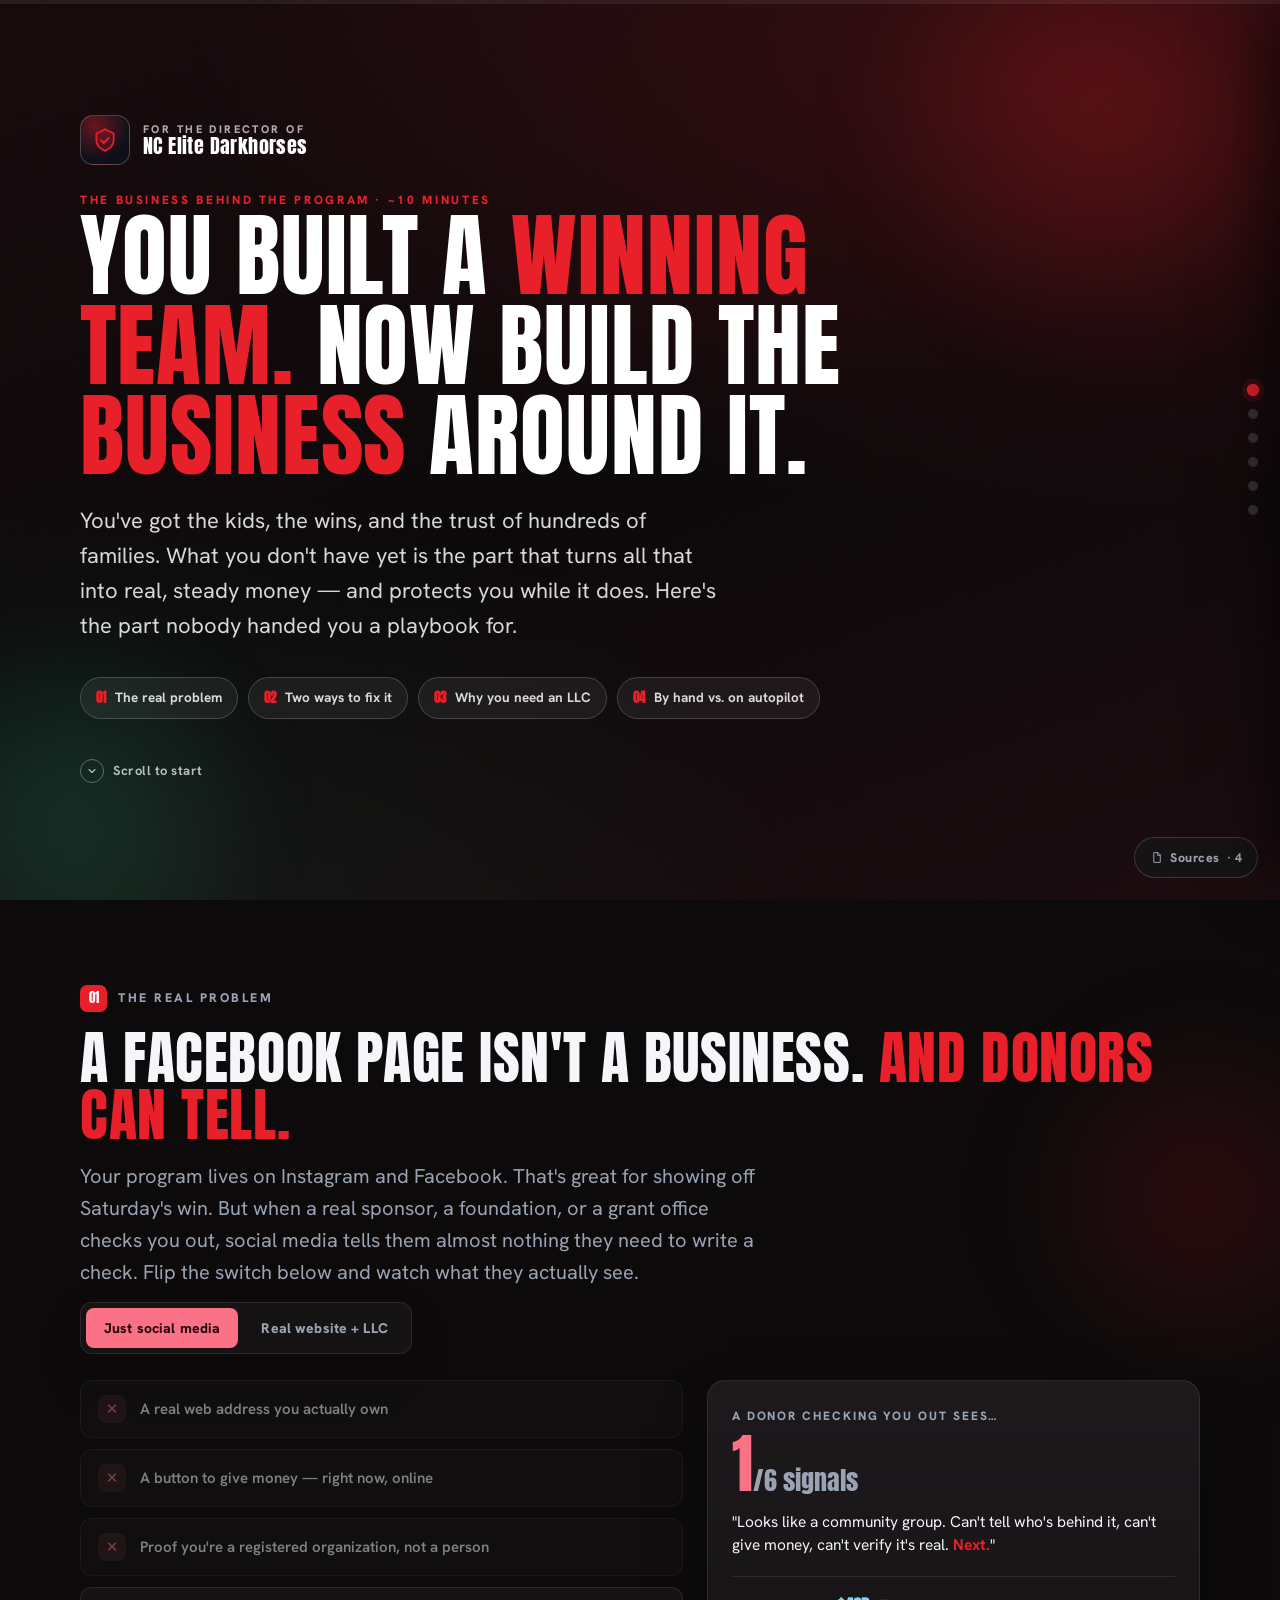
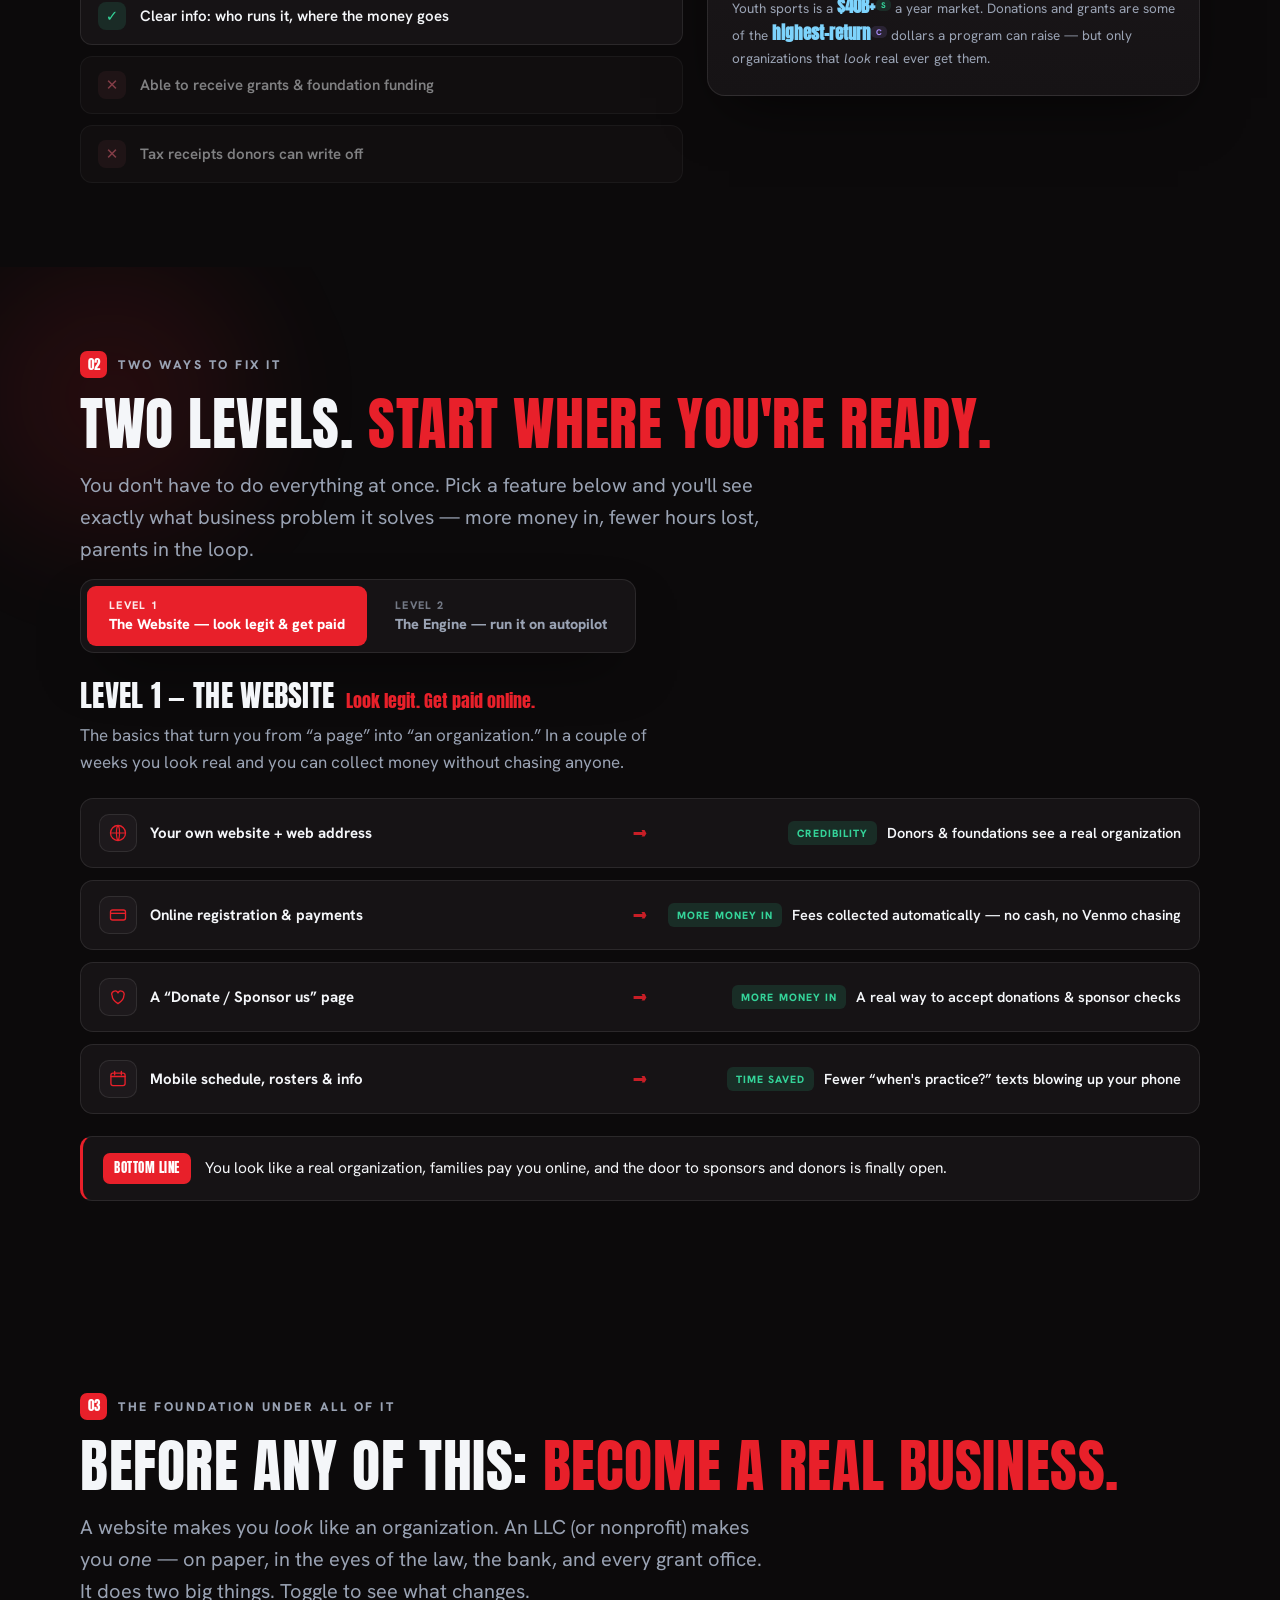
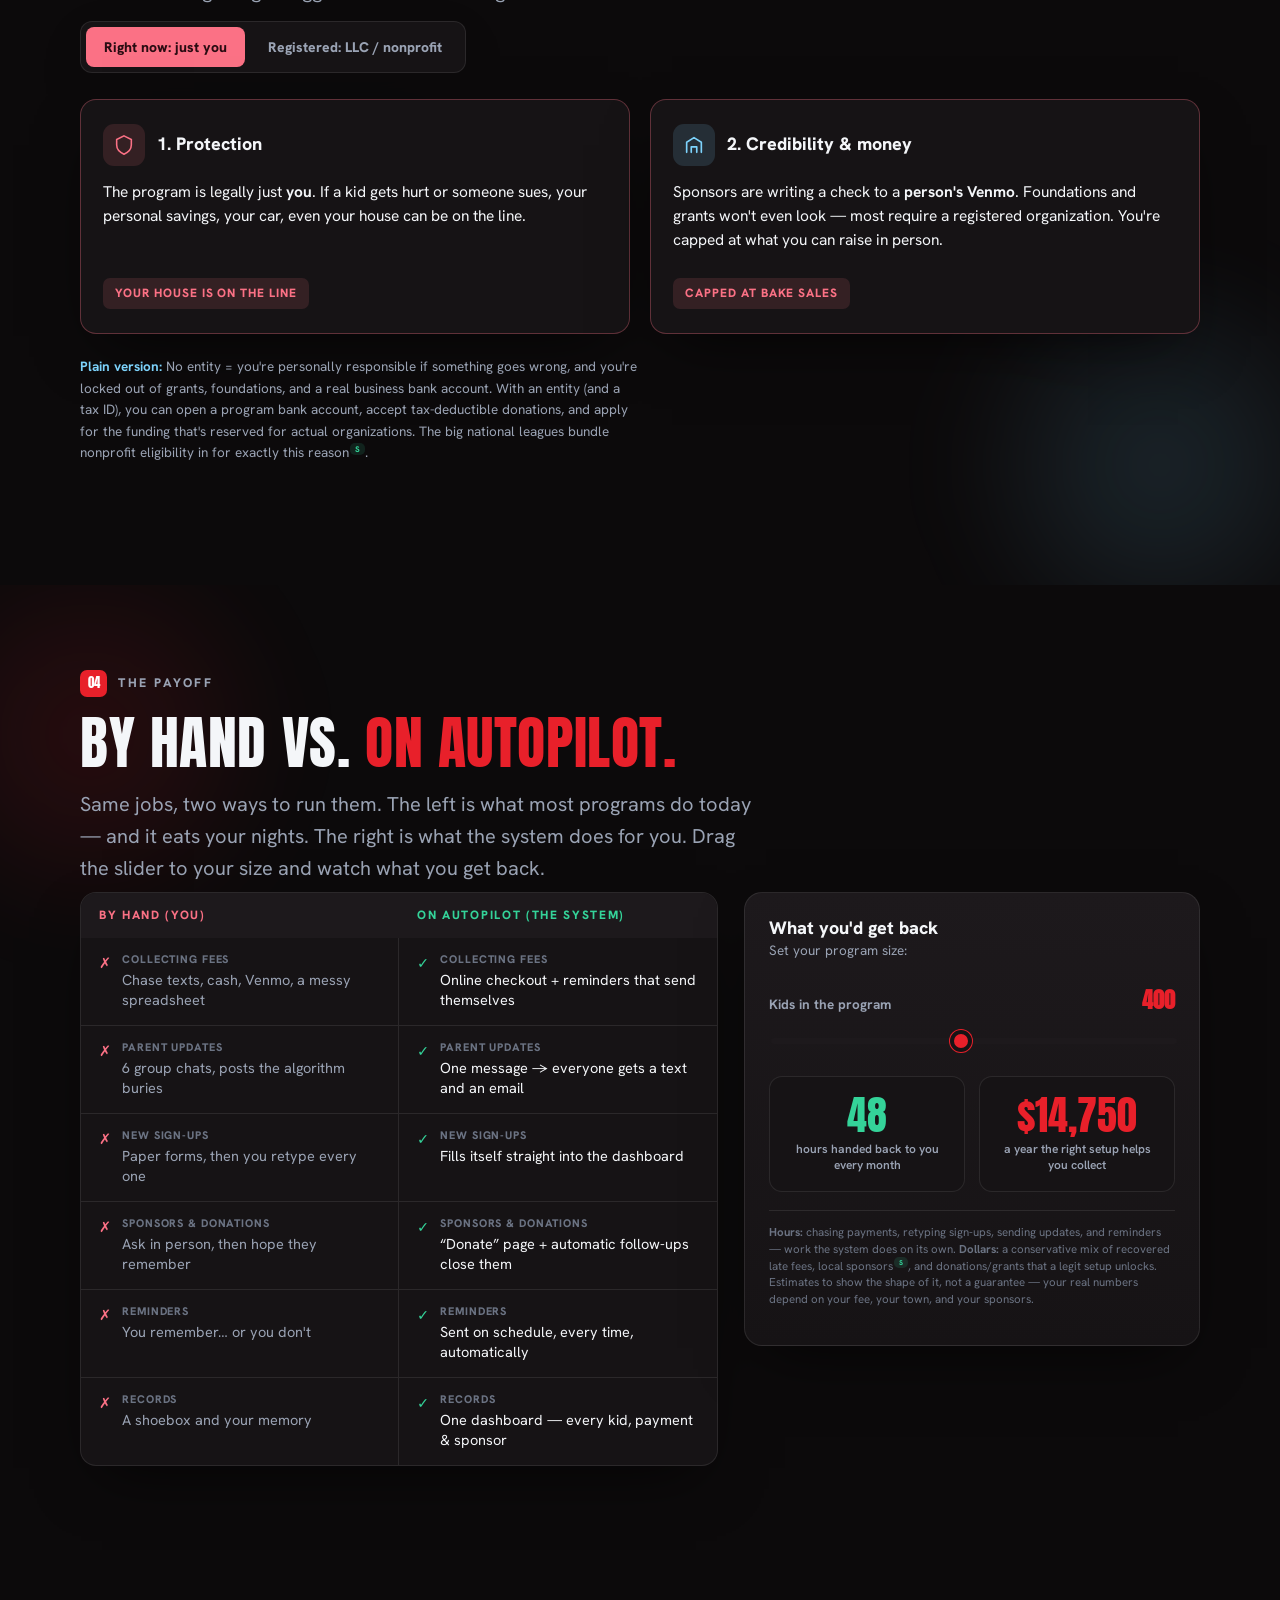
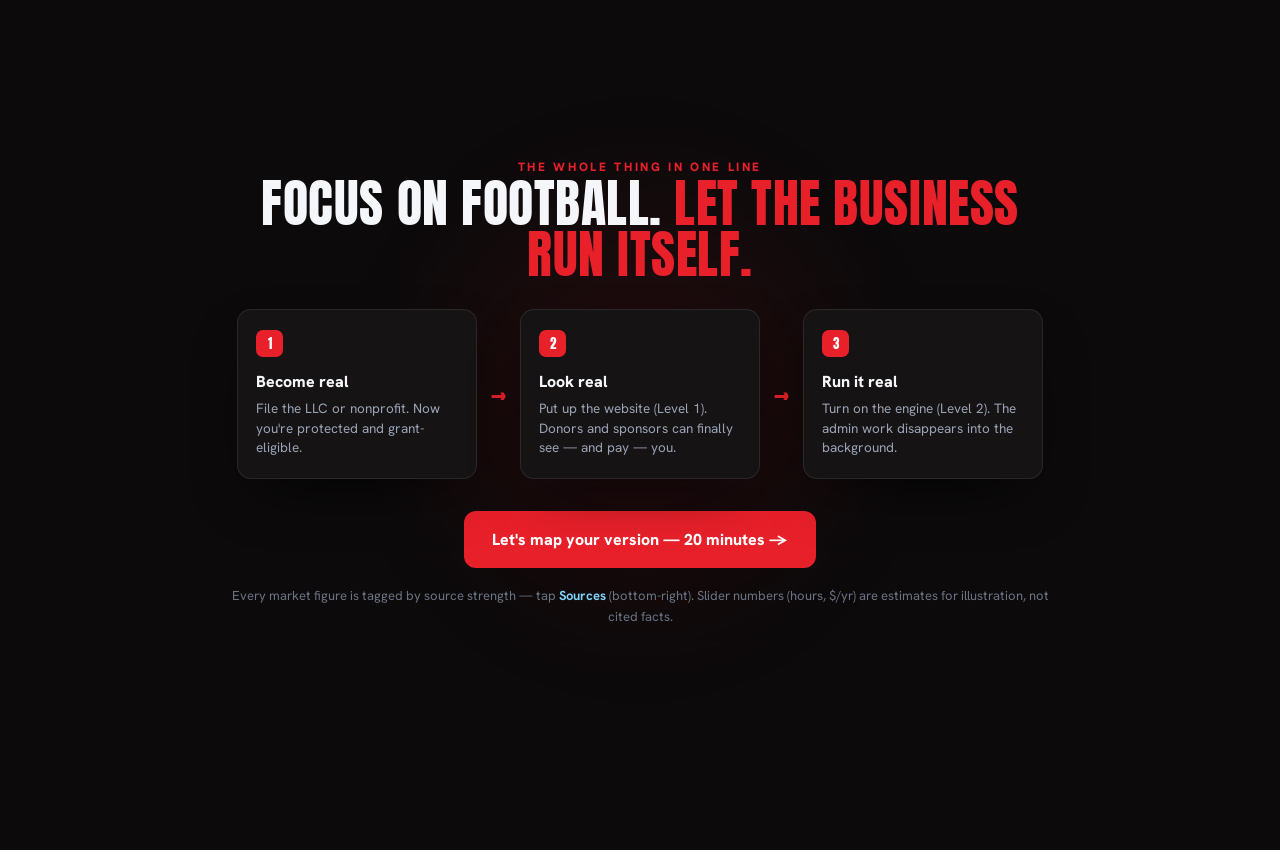
<file: _deploy/nc-darkhorses-deck/index.html>
<!DOCTYPE html>
<html lang="en">
<head>
<meta charset="UTF-8">
<meta name="viewport" content="width=device-width, initial-scale=1.0">
<title>The Business Behind the Program — A 10-Minute Walkthrough</title>
<link rel="preconnect" href="https://fonts.googleapis.com">
<link rel="preconnect" href="https://fonts.gstatic.com" crossorigin>
<link href="https://fonts.googleapis.com/css2?family=Anton&family=Hanken+Grotesk:wght@400;500;600;700;800&display=swap" rel="stylesheet">
<style>
  :root{
    --ink:#0c0a0b; --ink-2:#161315; --ink-3:#1d191c; --panel:#161315;
    --line:rgba(255,255,255,.09); --line-2:rgba(255,255,255,.16);
    --chalk:#f4f6f9; --muted:#9aa3b4; --muted-2:#6b7383;
    --gold:#e8202a; --gold-soft:rgba(232,32,42,.14);      /* championship gold */
    --green:#34d399; --green-soft:rgba(52,211,153,.13);    /* positive */
    --red:#fb7185; --red-soft:rgba(251,113,133,.13);       /* negative */
    --ice:#7dd3fc;                                          /* secondary accent */
    --sky:#7dd3fc; --sand:#e8202a;
    --maxw:1120px; --r:14px;
    --shadow:0 24px 60px -22px rgba(0,0,0,.7);
    --ease:cubic-bezier(.2,.7,.2,1);
  }
  *{box-sizing:border-box}
  html{scroll-behavior:smooth}
  body{
    margin:0;color:var(--chalk);background:var(--ink);
    font-family:"Hanken Grotesk",system-ui,-apple-system,Segoe UI,Roboto,sans-serif;
    font-size:17px;line-height:1.6;-webkit-font-smoothing:antialiased;
    overflow-x:hidden;
  }
  body::before{content:"";position:fixed;inset:0;z-index:-1;pointer-events:none;
    background:
      repeating-linear-gradient(180deg,transparent 0 119px,rgba(255,255,255,.022) 119px 120px),
      radial-gradient(120% 80% at 50% -8%,rgba(232,32,42,.06),transparent 60%)}
  h1,h2,h3,.display{font-family:"Anton",Impact,system-ui,sans-serif;font-weight:400;letter-spacing:.01em;line-height:.98;text-transform:uppercase}
  a{color:inherit}
  .eyebrow{font-family:"Hanken Grotesk";font-weight:800;font-size:12px;letter-spacing:.22em;text-transform:uppercase;color:var(--gold);margin:0}

  /* progress + rail */
  .topbar{position:fixed;top:0;left:0;right:0;height:4px;background:rgba(255,255,255,.07);z-index:60}
  .topbar i{display:block;height:100%;width:0;background:linear-gradient(90deg,var(--gold),var(--green));transition:width .15s linear}
  .rail{position:fixed;right:22px;top:50%;transform:translateY(-50%);display:flex;flex-direction:column;gap:14px;z-index:60}
  .rail a{width:10px;height:10px;border-radius:50%;background:var(--line-2);transition:all .3s var(--ease);position:relative}
  .rail a.on{background:var(--gold);transform:scale(1.25);box-shadow:0 0 0 4px var(--gold-soft)}
  .rail a span{position:absolute;right:20px;top:50%;transform:translateY(-50%);white-space:nowrap;font-size:11.5px;font-weight:700;color:var(--muted);opacity:0;pointer-events:none;transition:opacity .2s;letter-spacing:.04em}
  .rail a:hover span{opacity:1}

  /* sections */
  section{position:relative;min-height:100vh;display:flex;flex-direction:column;justify-content:center;
    padding:84px 28px;scroll-snap-align:start;overflow:hidden}
  .wrap{width:100%;max-width:var(--maxw);margin:0 auto;position:relative;z-index:2}
  .glow{position:absolute;border-radius:50%;filter:blur(38px);z-index:0;pointer-events:none}
  .sec-tag{display:inline-flex;align-items:center;gap:11px;margin-bottom:18px}
  .sec-tag .n{font-family:"Anton";font-size:13px;color:#fff;background:var(--gold);width:27px;height:27px;border-radius:7px;display:grid;place-items:center}
  .sec-tag .t{font-weight:800;font-size:12.5px;letter-spacing:.2em;text-transform:uppercase;color:var(--muted)}
  .h-sec{font-size:clamp(30px,5.4vw,58px);margin:0 0 16px}
  .lead{font-size:clamp(17px,2.1vw,20px);color:var(--muted);max-width:62ch;margin:0 0 8px}
  .hl{color:var(--gold)}

  /* reveal */
  .reveal{opacity:0;transform:translateY(22px);transition:opacity .7s var(--ease),transform .7s var(--ease)}
  .reveal.in{opacity:1;transform:none}
  .d1{transition-delay:.08s}.d2{transition-delay:.16s}.d3{transition-delay:.24s}.d4{transition-delay:.32s}

  /* HERO — dark championship gradient + film grain */
  .hero{justify-content:center;
    background:
      radial-gradient(120% 90% at 82% 8%,rgba(232,32,42,.16),transparent 55%),
      radial-gradient(90% 80% at 8% 100%,rgba(52,211,153,.07),transparent 60%),
      linear-gradient(160deg,#170a0c 0%,#0b0809 52%,#1a0b0e 100%);}
  .hero::after{content:"";position:absolute;inset:0;z-index:1;pointer-events:none;opacity:.26;mix-blend-mode:overlay;
    background-image:url("data:image/svg+xml,%3Csvg xmlns='http://www.w3.org/2000/svg' width='180' height='180'%3E%3Cfilter id='n'%3E%3CfeTurbulence type='fractalNoise' baseFrequency='0.9' numOctaves='2' stitchTiles='stitch'/%3E%3C/filter%3E%3Crect width='100%25' height='100%25' filter='url(%23n)'/%3E%3C/svg%3E")}
  .crest{display:inline-flex;align-items:center;gap:13px;margin-bottom:26px}
  .crest .mark{width:50px;height:50px;border-radius:13px;background:radial-gradient(120% 120% at 30% 20%,rgba(232,32,42,.4),transparent 60%),rgba(10,22,38,.55);border:1px solid rgba(255,255,255,.22);display:grid;place-items:center}
  .crest .org{line-height:1.05}
  .crest .o1{font-size:11px;letter-spacing:.22em;text-transform:uppercase;color:rgba(255,255,255,.66);font-weight:800}
  .crest .o2{font-family:"Anton";font-size:20px;letter-spacing:.02em;color:#fff}
  .hero .eyebrow{color:var(--gold)}
  .hero h1{font-size:clamp(40px,8vw,92px);margin:0 0 22px;max-width:18ch;color:#fff}
  .hero .hl{color:var(--gold)}
  .hero .lead{font-size:clamp(18px,2.3vw,22px);max-width:54ch;color:rgba(255,255,255,.84)}
  .agenda{display:flex;flex-wrap:wrap;gap:10px;margin-top:34px}
  .agenda .chip{display:inline-flex;align-items:center;gap:9px;border:1px solid rgba(255,255,255,.18);background:rgba(255,255,255,.06);border-radius:999px;padding:9px 15px;font-size:13.5px;font-weight:700;color:rgba(255,255,255,.84);backdrop-filter:blur(5px)}
  .agenda .chip b{font-family:"Anton";color:var(--gold);font-size:13px}
  .scrollcue{margin-top:40px;display:inline-flex;align-items:center;gap:9px;font-size:13px;color:rgba(255,255,255,.7);font-weight:700;letter-spacing:.04em}
  .scrollcue .dn{width:24px;height:24px;border:1px solid rgba(255,255,255,.32);border-radius:50%;display:grid;place-items:center;animation:bob 1.8s var(--ease) infinite}
  @keyframes bob{0%,100%{transform:translateY(0)}50%{transform:translateY(4px)}}

  /* PROBLEM — legitimacy check */
  .legit-toggle{display:inline-flex;background:var(--ink-2);border:1px solid var(--line);border-radius:12px;padding:5px;gap:5px;margin:6px 0 26px;box-shadow:var(--shadow)}
  .legit-toggle button{border:0;background:transparent;color:var(--muted);font-family:inherit;font-weight:800;font-size:14px;padding:11px 18px;border-radius:8px;cursor:pointer;transition:all .25s var(--ease);letter-spacing:.01em}
  .legit-toggle button.on{background:var(--gold);color:#fff}
  .legit-toggle button.on.bad{background:var(--red);color:#2a0c12}
  .legit-grid{display:grid;grid-template-columns:1.1fr .9fr;gap:24px;align-items:start}
  .legit-list{display:flex;flex-direction:column;gap:11px}
  .lcheck{display:flex;align-items:center;gap:14px;border:1px solid var(--line);background:var(--ink-2);border-radius:12px;padding:14px 17px;transition:border-color .3s,background .3s}
  .lcheck .mk{width:28px;height:28px;border-radius:8px;flex:0 0 auto;display:grid;place-items:center;font-weight:900;font-size:15px;transition:all .35s var(--ease)}
  .lcheck .mk.no{background:var(--red-soft);color:var(--red)}
  .lcheck .mk.yes{background:var(--green-soft);color:var(--green)}
  .lcheck .lx{font-size:15px;font-weight:600}
  .lcheck.dim{opacity:.5}
  .scorecard{border:1px solid var(--line);border-radius:18px;background:linear-gradient(180deg,var(--ink-3),var(--ink-2));padding:26px 24px;box-shadow:var(--shadow);position:sticky;top:100px}
  .scorecard .who{font-size:12px;font-weight:800;letter-spacing:.16em;text-transform:uppercase;color:var(--muted);margin-bottom:6px}
  .scorecard .big{font-family:"Anton";font-size:64px;line-height:1;transition:color .3s}
  .scorecard .big .of{font-size:26px;color:var(--muted)}
  .scorecard .verdict{margin-top:14px;font-size:15.5px;line-height:1.5;color:var(--chalk)}
  .scorecard .verdict b{color:var(--gold)}
  .statline{margin-top:20px;border-top:1px solid var(--line);padding-top:16px;font-size:13.5px;color:var(--muted)}
  .statline b{color:var(--ice);font-family:"Anton";font-size:17px}

  /* TIERS */
  .tier-toggle{display:inline-flex;background:var(--ink-2);border:1px solid var(--line);border-radius:14px;padding:6px;gap:6px;margin:6px 0 28px;box-shadow:var(--shadow)}
  .tier-toggle button{border:0;background:transparent;color:var(--muted);font-family:inherit;font-weight:800;font-size:14.5px;padding:13px 22px;border-radius:9px;cursor:pointer;transition:all .25s var(--ease);text-align:left;line-height:1.2}
  .tier-toggle button .tk{display:block;font-size:11px;letter-spacing:.12em;opacity:.7;margin-bottom:3px}
  .tier-toggle button.on{background:var(--gold);color:#fff}
  .tier-toggle button.on .tk{opacity:.9}
  .tier-head{display:flex;flex-wrap:wrap;align-items:baseline;gap:12px;margin-bottom:6px}
  .tier-head h3{font-size:clamp(22px,3vw,30px);margin:0}
  .tier-head .price{font-family:"Anton";color:var(--gold);font-size:18px}
  .tier-sub{color:var(--muted);margin:0 0 22px;max-width:60ch}
  .fo-list{display:flex;flex-direction:column;gap:12px}
  .fo{display:grid;grid-template-columns:1fr auto 1fr;align-items:center;gap:16px;border:1px solid var(--line);background:var(--ink-2);border-radius:13px;padding:15px 18px}
  .fo .feat{display:flex;align-items:center;gap:13px}
  .fo .ic{width:38px;height:38px;border-radius:10px;background:var(--ink-3);border:1px solid var(--line);display:grid;place-items:center;flex:0 0 auto}
  .fo .feat .nm{font-weight:700;font-size:15px;line-height:1.25}
  .fo .arrow{color:var(--gold);font-family:"Anton";font-size:20px;opacity:.85}
  .fo .out{display:flex;align-items:center;gap:10px;justify-content:flex-end;text-align:right}
  .fo .out .otag{font-size:10.5px;font-weight:800;letter-spacing:.1em;text-transform:uppercase;color:var(--green);background:var(--green-soft);padding:4px 9px;border-radius:6px;flex:0 0 auto}
  .fo .out .otx{font-weight:600;font-size:14.5px;color:var(--chalk);line-height:1.3}
  .tier-bottom{margin-top:22px;border:1px solid var(--line);border-left:3px solid var(--gold);border-radius:12px;background:var(--ink-2);padding:16px 20px;display:flex;gap:14px;align-items:center}
  .tier-bottom .bl{font-family:"Anton";font-size:13px;color:#fff;background:var(--gold);padding:5px 11px;border-radius:7px;flex:0 0 auto;letter-spacing:.04em}
  .tier-bottom p{margin:0;font-size:15.5px}

  /* LLC */
  .llc-toggle{display:inline-flex;background:var(--ink-2);border:1px solid var(--line);border-radius:12px;padding:5px;gap:5px;margin:6px 0 26px;box-shadow:var(--shadow)}
  .llc-toggle button{border:0;background:transparent;color:var(--muted);font-family:inherit;font-weight:800;font-size:14px;padding:11px 18px;border-radius:8px;cursor:pointer;transition:all .25s var(--ease)}
  .llc-toggle button.on{background:var(--gold);color:#fff}
  .llc-toggle button.on.bad{background:var(--red);color:#2a0c12}
  .llc-grid{display:grid;grid-template-columns:1fr 1fr;gap:20px}
  .llc-card{border:1px solid var(--line);border-radius:16px;background:var(--ink-2);padding:24px 22px;transition:border-color .3s;box-shadow:var(--shadow)}
  .llc-card .ct{display:flex;align-items:center;gap:12px;margin-bottom:14px}
  .llc-card .ci{width:42px;height:42px;border-radius:11px;display:grid;place-items:center;flex:0 0 auto}
  .llc-card .ci.l{background:var(--red-soft);color:var(--red)}
  .llc-card .ci.c{background:rgba(125,211,252,.14);color:var(--ice)}
  .llc-card h4{font-family:"Hanken Grotesk";font-weight:800;font-size:18px;margin:0;text-transform:none;letter-spacing:0}
  .llc-card .state{font-size:15.5px;line-height:1.55;color:var(--chalk);margin:0;min-height:84px}
  .llc-card .badge{display:inline-block;margin-top:14px;font-size:12px;font-weight:800;letter-spacing:.08em;text-transform:uppercase;padding:6px 12px;border-radius:7px;transition:all .3s}
  .llc-card .badge.no{background:var(--red-soft);color:var(--red)}
  .llc-card .badge.yes{background:var(--green-soft);color:var(--green)}
  .llc-note{margin-top:22px;font-size:13.5px;color:var(--muted);max-width:70ch}
  .llc-note b{color:var(--ice)}

  /* COMPARE + SAVINGS */
  .cmp{display:grid;grid-template-columns:1.4fr 1fr;gap:26px;align-items:start}
  .cmp-table{border:1px solid var(--line);border-radius:16px;overflow:hidden;background:var(--ink-2);box-shadow:var(--shadow)}
  .cmp-row{display:grid;grid-template-columns:1fr 1fr;border-top:1px solid var(--line)}
  .cmp-row:first-child{border-top:0}
  .cmp-head{display:grid;grid-template-columns:1fr 1fr;background:var(--ink-3)}
  .cmp-head div{padding:13px 18px;font-size:12px;font-weight:800;letter-spacing:.14em;text-transform:uppercase}
  .cmp-head .by{color:var(--red)}
  .cmp-head .au{color:var(--green)}
  .cmp-cell{padding:14px 18px;font-size:14.5px;line-height:1.4;display:flex;gap:11px;align-items:flex-start}
  .cmp-cell.by{border-right:1px solid var(--line);color:var(--muted)}
  .cmp-cell.au{color:var(--chalk)}
  .cmp-cell .dt{flex:0 0 auto;font-weight:900;margin-top:1px}
  .cmp-cell.by .dt{color:var(--red)}
  .cmp-cell.au .dt{color:var(--green)}
  .cmp-cell .task{display:block;font-size:11px;font-weight:800;letter-spacing:.08em;text-transform:uppercase;color:var(--muted-2);margin-bottom:3px}
  .savings{border:1px solid var(--line);border-radius:18px;background:linear-gradient(180deg,var(--ink-3),var(--ink-2));padding:26px 24px;box-shadow:var(--shadow);position:sticky;top:100px}
  .savings h3{font-family:"Hanken Grotesk";font-weight:800;font-size:18px;margin:0 0 4px;text-transform:none;letter-spacing:0}
  .savings .sb{font-size:13.5px;color:var(--muted);margin:0 0 20px}
  .ctrl-lab{display:flex;justify-content:space-between;align-items:baseline;font-size:13.5px;font-weight:700;color:var(--muted);margin-bottom:8px}
  .ctrl-lab .v{font-family:"Anton";font-size:22px;color:var(--gold)}
  input[type=range]{-webkit-appearance:none;appearance:none;width:100%;height:6px;border-radius:99px;background:var(--ink-3);outline:none;cursor:pointer}
  input[type=range]::-webkit-slider-thumb{-webkit-appearance:none;width:22px;height:22px;border-radius:50%;background:var(--gold);border:4px solid var(--ink-2);box-shadow:0 0 0 1px var(--gold);transition:transform .15s}
  input[type=range]::-webkit-slider-thumb:hover{transform:scale(1.12)}
  input[type=range]::-moz-range-thumb{width:18px;height:18px;border:4px solid var(--ink-2);background:var(--gold);border-radius:50%}
  .stat2{display:grid;grid-template-columns:1fr 1fr;gap:14px;margin-top:24px}
  .stat2 .box{border:1px solid var(--line);border-radius:13px;background:var(--ink-2);padding:18px 16px;text-align:center}
  .stat2 .box .num{font-family:"Anton";font-size:clamp(28px,4vw,40px);line-height:1;color:var(--green)}
  .stat2 .box .num.gold{color:var(--gold)}
  .stat2 .box .lab{font-size:12px;color:var(--muted);margin-top:7px;font-weight:600;line-height:1.3}
  .savings .fn{margin-top:18px;font-size:11.5px;color:var(--muted-2);line-height:1.45;border-top:1px solid var(--line);padding-top:13px}

  /* CLOSE */
  .close{justify-content:center;text-align:center}
  .close .wrap{max-width:840px}
  .ladder{display:flex;flex-wrap:wrap;justify-content:center;gap:14px;margin:30px 0 6px}
  .ladder .step{flex:1 1 200px;max-width:240px;border:1px solid var(--line);background:var(--ink-2);border-radius:14px;padding:20px 18px;text-align:left;position:relative;box-shadow:var(--shadow)}
  .ladder .step .sn{font-family:"Anton";font-size:13px;color:#fff;background:var(--gold);width:27px;height:27px;border-radius:7px;display:grid;place-items:center;margin-bottom:12px}
  .ladder .step h4{font-family:"Hanken Grotesk";font-weight:800;font-size:16px;margin:0 0 4px;text-transform:none;letter-spacing:0}
  .ladder .step p{margin:0;font-size:13.5px;color:var(--muted);line-height:1.45}
  .ladder .arr{display:grid;place-items:center;color:var(--gold);font-family:"Anton";font-size:22px}
  .cta{display:inline-flex;align-items:center;gap:11px;background:var(--gold);color:#fff;font-weight:800;font-size:16px;padding:16px 28px;border-radius:12px;text-decoration:none;margin-top:26px;transition:transform .2s var(--ease),background .2s;box-shadow:var(--shadow)}
  .cta:hover{transform:translateY(-2px);background:#f5454e}
  .fineprint{margin-top:18px;font-size:13px;color:var(--muted-2)}
  .fineprint a{color:var(--ice);text-decoration:none;font-weight:700}.fineprint a:hover{text-decoration:underline}

  /* citations */
  .cite{font-size:.6em;vertical-align:super;margin-left:1px;font-weight:800;white-space:nowrap}
  .cite a{text-decoration:none;padding:1px 5px;border-radius:5px;letter-spacing:.02em}
  .cite[data-t="S"] a{background:var(--green-soft);color:var(--green)}
  .cite[data-t="A"] a{background:rgba(125,211,252,.13);color:var(--ice)}
  .cite[data-t="B"] a{background:var(--gold-soft);color:var(--gold)}
  .cite[data-t="C"] a{background:rgba(167,139,250,.13);color:#a78bfa}
  .cite[data-t="D"] a{background:var(--red-soft);color:var(--red)}
  .refs-btn{position:fixed;right:22px;bottom:22px;z-index:70;display:inline-flex;align-items:center;gap:7px;background:var(--ink-2);border:1px solid var(--line-2);color:var(--muted);font-family:inherit;font-weight:800;font-size:12.5px;letter-spacing:.04em;padding:11px 15px;border-radius:999px;cursor:pointer;transition:all .2s var(--ease);box-shadow:var(--shadow)}
  .refs-btn:hover{color:var(--chalk);border-color:var(--gold);transform:translateY(-1px)}
  .drawer{position:fixed;top:0;right:0;height:100%;width:min(460px,93vw);background:var(--ink-2);border-left:1px solid var(--line-2);box-shadow:-30px 0 60px -20px rgba(0,0,0,.6);z-index:90;transform:translateX(100%);transition:transform .35s var(--ease);overflow-y:auto;padding:26px 24px}
  .drawer.open{transform:none}
  .drawer h3{font-size:22px;margin:0 0 4px}
  .drawer .lead2{font-size:13px;color:var(--muted);margin:0 0 4px;line-height:1.5}
  .drawer .lead2 b{color:var(--chalk)}
  .tierkey{display:flex;flex-wrap:wrap;gap:8px;margin:14px 0 18px;font-size:11px}
  .tierkey span{display:inline-flex;align-items:center;gap:5px;color:var(--muted)}
  .tierkey b{padding:2px 7px;border-radius:5px;font-weight:800;font-family:"Anton"}
  .refitem{border:1px solid var(--line);border-radius:12px;background:var(--ink-2);padding:15px 16px;margin-bottom:12px;scroll-margin-top:20px;transition:border-color .3s,background .3s}
  .refitem.hl{border-color:var(--gold);background:var(--ink-3)}
  .refitem .rt{display:flex;align-items:center;gap:9px;margin-bottom:7px}
  .refitem .tierchip{font-family:"Anton";font-size:12px;width:24px;height:24px;border-radius:6px;display:grid;place-items:center;flex:0 0 auto}
  .refitem .rpub{font-weight:800;font-size:14px}
  .refitem .rdate{font-size:11px;color:var(--muted-2);margin-left:auto;flex:0 0 auto}
  .refitem .rclaim{font-size:12.5px;color:var(--muted);margin:0 0 8px;line-height:1.45}
  .refitem a.rurl{font-size:11.5px;color:var(--ice);word-break:break-all;text-decoration:none}
  .refitem a.rurl:hover{text-decoration:underline}
  .drawer .close-x{position:absolute;top:18px;right:18px;background:transparent;border:0;color:var(--muted);font-size:26px;cursor:pointer;line-height:1}
  .t-S{background:var(--green-soft);color:var(--green)}
  .t-A{background:rgba(125,211,252,.13);color:var(--ice)}
  .t-B{background:var(--gold-soft);color:var(--gold)}
  .t-C{background:rgba(167,139,250,.13);color:#a78bfa}

  @media (max-width:860px){
    .rail{display:none}
    .legit-grid,.llc-grid,.cmp{grid-template-columns:1fr}
    .scorecard,.savings{position:static}
    .fo{grid-template-columns:1fr;gap:10px}
    .fo .arrow{transform:rotate(90deg);justify-self:start}
    .fo .out{justify-content:flex-start;text-align:left}
    .tier-toggle,.legit-toggle,.llc-toggle{display:flex;width:100%}
    .tier-toggle button,.legit-toggle button,.llc-toggle button{flex:1}
    section{padding:72px 20px}
  }
</style>
</head>
<body>
<div class="topbar"><i id="prog"></i></div>
<nav class="rail" id="rail"></nav>

<!-- ================= COVER ================= -->
<section class="hero" id="s0">
  <div class="glow" style="top:-140px;right:-90px;width:520px;height:520px;background:radial-gradient(circle,rgba(232,32,42,.22),transparent 70%)"></div>
  <div class="glow" style="bottom:-120px;left:-140px;width:420px;height:420px;background:radial-gradient(circle,rgba(52,211,153,.14),transparent 70%)"></div>
  <div class="wrap">
    <div class="crest reveal in">
      <div class="mark">
        <svg width="26" height="26" viewBox="0 0 24 24" fill="none"><path d="M12 2l8 4v6c0 5-3.5 8-8 10-4.5-2-8-5-8-10V6l8-4z" stroke="#e8202a" stroke-width="1.6" fill="rgba(232,32,42,.16)"/><path d="M8.5 12.5l2.3 2.3 4.7-4.8" stroke="#e8202a" stroke-width="1.8" stroke-linecap="round" stroke-linejoin="round"/></svg>
      </div>
      <div class="org">
        <div class="o1" id="org-eyebrow">For the Director of</div>
        <div class="o2" id="org-name">NC Elite Darkhorses</div>
      </div>
    </div>
    <p class="eyebrow reveal in d1">The business behind the program · ~10 minutes</p>
    <h1 class="reveal in d1">You built a <span class="hl">winning team.</span> Now build the <span class="hl">business</span> around it.</h1>
    <p class="lead reveal in d2">You've got the kids, the wins, and the trust of hundreds of families. What you don't have yet is the part that turns all that into real, steady money — and protects you while it does. Here's the part nobody handed you a playbook for.</p>
    <div class="agenda reveal in d3">
      <span class="chip"><b>01</b> The real problem</span>
      <span class="chip"><b>02</b> Two ways to fix it</span>
      <span class="chip"><b>03</b> Why you need an LLC</span>
      <span class="chip"><b>04</b> By hand vs. on autopilot</span>
    </div>
    <div class="scrollcue reveal in d4"><span class="dn"><svg width="12" height="12" viewBox="0 0 24 24" fill="none"><path d="M6 9l6 6 6-6" stroke="#ffffff" stroke-width="2.2" stroke-linecap="round" stroke-linejoin="round" opacity=".7"/></svg></span> Scroll to start</div>
  </div>
</section>

<!-- ================= 01 PROBLEM ================= -->
<section id="s1">
  <div class="glow" style="top:10%;right:-120px;width:400px;height:400px;background:radial-gradient(circle,rgba(232,32,42,.16),transparent 70%)"></div>
  <div class="wrap">
    <div class="sec-tag reveal"><span class="n">01</span><span class="t">The real problem</span></div>
    <h2 class="h-sec reveal d1">A Facebook page isn't a&nbsp;business. <span class="hl">And donors can tell.</span></h2>
    <p class="lead reveal d1">Your program lives on Instagram and Facebook. That's great for showing off Saturday's win. But when a real sponsor, a foundation, or a grant office checks you out, social media tells them almost nothing they need to write a check. Flip the switch below and watch what they actually see.</p>

    <div class="legit-toggle reveal d2">
      <button id="lt-social" class="on bad">Just social media</button>
      <button id="lt-real">Real website + LLC</button>
    </div>

    <div class="legit-grid reveal d2">
      <div class="legit-list" id="legit-list"></div>
      <div class="scorecard">
        <div class="who" id="score-who">A donor checking you out sees…</div>
        <div class="big"><span id="score-num" style="color:var(--red)">1</span><span class="of">/6 signals</span></div>
        <div class="verdict" id="score-verdict">"Looks like a community group. Can't tell who's behind it, can't give money, can't verify it's real. <b>Next.</b>"</div>
        <div class="statline">Youth sports is a <b>$40B+</b><sup class="cite" data-t="S"><a href="#ref-s1">S</a></sup> a year market. Donations and grants are some of the <b>highest-return</b><sup class="cite" data-t="C"><a href="#ref-c8">C</a></sup> dollars a program can raise — but only organizations that <i>look</i> real ever get them.</div>
      </div>
    </div>
  </div>
</section>

<!-- ================= 02 SOLUTION / TIERS ================= -->
<section id="s2">
  <div class="glow" style="top:-80px;left:-100px;width:420px;height:420px;background:radial-gradient(circle,rgba(232,32,42,.14),transparent 70%)"></div>
  <div class="wrap">
    <div class="sec-tag reveal"><span class="n">02</span><span class="t">Two ways to fix it</span></div>
    <h2 class="h-sec reveal d1">Two levels. <span class="hl">Start where you're ready.</span></h2>
    <p class="lead reveal d1">You don't have to do everything at once. Pick a feature below and you'll see exactly what business problem it solves — more money in, fewer hours lost, parents in the loop.</p>

    <div class="tier-toggle reveal d2">
      <button id="tt-1" class="on"><span class="tk">LEVEL 1</span>The Website — look legit &amp; get paid</button>
      <button id="tt-2"><span class="tk">LEVEL 2</span>The Engine — run it on autopilot</button>
    </div>

    <div class="reveal d2" id="tier-body">
      <div class="tier-head">
        <h3 id="tier-name">Level 1 — The Website</h3>
        <span class="price" id="tier-price">Look legit. Get paid online.</span>
      </div>
      <p class="tier-sub" id="tier-sub"></p>
      <div class="fo-list" id="fo-list"></div>
      <div class="tier-bottom"><span class="bl">BOTTOM LINE</span><p id="tier-bl"></p></div>
    </div>
  </div>
</section>

<!-- ================= 03 LLC ================= -->
<section id="s3">
  <div class="glow" style="bottom:-100px;right:-100px;width:440px;height:440px;background:radial-gradient(circle,rgba(125,211,252,.14),transparent 70%)"></div>
  <div class="wrap">
    <div class="sec-tag reveal"><span class="n">03</span><span class="t">The foundation under all of it</span></div>
    <h2 class="h-sec reveal d1">Before any of this: <span class="hl">become a real business.</span></h2>
    <p class="lead reveal d1">A website makes you <i>look</i> like an organization. An LLC (or nonprofit) makes you <i>one</i> — on paper, in the eyes of the law, the bank, and every grant office. It does two big things. Toggle to see what changes.</p>

    <div class="llc-toggle reveal d2">
      <button id="ll-no" class="on bad">Right now: just you</button>
      <button id="ll-yes">Registered: LLC / nonprofit</button>
    </div>

    <div class="llc-grid reveal d2">
      <div class="llc-card" id="card-liab">
        <div class="ct"><div class="ci l"><svg width="22" height="22" viewBox="0 0 24 24" fill="none"><path d="M12 2l8 4v6c0 5-3.5 8-8 10-4.5-2-8-5-8-10V6l8-4z" stroke="currentColor" stroke-width="1.7"/></svg></div><h4>1. Protection</h4></div>
        <p class="state" id="liab-state"></p>
        <span class="badge no" id="liab-badge">Your house is on the line</span>
      </div>
      <div class="llc-card" id="card-cred">
        <div class="ct"><div class="ci c"><svg width="22" height="22" viewBox="0 0 24 24" fill="none"><path d="M4 20V9l8-5 8 5v11M9 20v-6h6v6" stroke="currentColor" stroke-width="1.8" stroke-linecap="round" stroke-linejoin="round"/></svg></div><h4>2. Credibility &amp; money</h4></div>
        <p class="state" id="cred-state"></p>
        <span class="badge no" id="cred-badge">Capped at bake sales</span>
      </div>
    </div>
    <p class="llc-note reveal d3"><b>Plain version:</b> No entity = you're personally responsible if something goes wrong, and you're locked out of grants, foundations, and a real business bank account. With an entity (and a tax ID), you can open a program bank account, accept tax-deductible donations, and apply for the funding that's reserved for actual organizations. The big national leagues bundle nonprofit eligibility in for exactly this reason<sup class="cite" data-t="S"><a href="#ref-s18">S</a></sup>.</p>
  </div>
</section>

<!-- ================= 04 MANUAL VS AUTOMATED ================= -->
<section id="s4">
  <div class="glow" style="top:-60px;left:-120px;width:420px;height:420px;background:radial-gradient(circle,rgba(232,32,42,.14),transparent 70%)"></div>
  <div class="wrap">
    <div class="sec-tag reveal"><span class="n">04</span><span class="t">The payoff</span></div>
    <h2 class="h-sec reveal d1">By hand vs. <span class="hl">on autopilot.</span></h2>
    <p class="lead reveal d1">Same jobs, two ways to run them. The left is what most programs do today — and it eats your nights. The right is what the system does for you. Drag the slider to your size and watch what you get back.</p>

    <div class="cmp reveal d2">
      <div class="cmp-table">
        <div class="cmp-head"><div class="by">By hand (you)</div><div class="au">On autopilot (the system)</div></div>
        <div id="cmp-rows"></div>
      </div>
      <div class="savings">
        <h3>What you'd get back</h3>
        <p class="sb">Set your program size:</p>
        <div class="ctrl-lab"><span>Kids in the program</span><span class="v" id="kid-val">400</span></div>
        <input type="range" id="kid-range" min="50" max="800" step="10" value="400">
        <div class="stat2">
          <div class="box"><div class="num" id="hrs-num">0</div><div class="lab">hours handed back to you every month</div></div>
          <div class="box"><div class="num gold" id="cash-num">$0</div><div class="lab">a year the right setup helps you collect</div></div>
        </div>
        <p class="fn"><b>Hours:</b> chasing payments, retyping sign-ups, sending updates, and reminders — work the system does on its own. <b>Dollars:</b> a conservative mix of recovered late fees, local sponsors<sup class="cite" data-t="S"><a href="#ref-s10">S</a></sup>, and donations/grants that a legit setup unlocks. Estimates to show the shape of it, not a guarantee — your real numbers depend on your fee, your town, and your sponsors.</p>
      </div>
    </div>
  </div>
</section>

<!-- ================= CLOSE ================= -->
<section class="close" id="s5">
  <div class="glow" style="top:50%;left:50%;transform:translate(-50%,-50%);width:560px;height:560px;background:radial-gradient(circle,rgba(232,32,42,.12),transparent 70%)"></div>
  <div class="wrap">
    <p class="eyebrow reveal">The whole thing in one line</p>
    <h2 class="h-sec reveal d1" style="font-size:clamp(28px,5vw,52px)">Focus on football. <span class="hl">Let the business run itself.</span></h2>
    <div class="ladder">
      <div class="step reveal d1"><div class="sn">1</div><h4>Become real</h4><p>File the LLC or nonprofit. Now you're protected and grant-eligible.</p></div>
      <div class="arr reveal d2">→</div>
      <div class="step reveal d2"><div class="sn">2</div><h4>Look real</h4><p>Put up the website (Level 1). Donors and sponsors can finally see — and pay — you.</p></div>
      <div class="arr reveal d3">→</div>
      <div class="step reveal d3"><div class="sn">3</div><h4>Run it real</h4><p>Turn on the engine (Level 2). The admin work disappears into the background.</p></div>
    </div>
    <a class="cta reveal d3" href="#s0">Let's map your version — 20 minutes →</a>
    <p class="fineprint reveal d4">Every market figure is tagged by source strength — tap <a href="#" id="open-refs">Sources</a> (bottom-right). Slider numbers (hours, $/yr) are estimates for illustration, not cited facts.</p>
  </div>
</section>

<button class="refs-btn" id="refs-btn"><svg width="13" height="13" viewBox="0 0 24 24" fill="none"><path d="M7 3h8l4 4v14H7z" stroke="currentColor" stroke-width="1.8" stroke-linejoin="round"/><path d="M14 3v5h5" stroke="currentColor" stroke-width="1.8" stroke-linejoin="round"/></svg> Sources <span id="refs-count"></span></button>
<aside class="drawer" id="drawer" aria-hidden="true">
  <button class="close-x" id="drawer-close" aria-label="Close">&times;</button>
  <h3>The receipts</h3>
  <p class="lead2">Every market &amp; revenue figure in this deck, tagged by how strong the source is.</p>
  <div class="tierkey">
    <span><b class="t-S">S</b> primary publisher</span>
    <span><b class="t-A">A</b> journalism</span>
    <span><b class="t-B">B</b> analyst firm</span>
    <span><b class="t-C">C</b> named practitioner</span>
  </div>
  <div id="refs-list"></div>
  <p class="lead2" style="margin-top:8px">Slider figures (hours saved, $/year) are <b>estimates</b> for illustration — modeling assumptions, not cited facts.</p>
</aside>

<script>
/* ============ EDIT ONE LINE TO RESKIN FOR ANOTHER PROGRAM ============ */
const PROGRAM = "NC Elite Darkhorses";
const FOR_LABEL = "For the Director of";
/* ===================================================================== */
document.getElementById('org-name').textContent = PROGRAM;
document.getElementById('org-eyebrow').textContent = FOR_LABEL;

const $ = s => document.querySelector(s);
const $$ = s => Array.from(document.querySelectorAll(s));
const ACCENT = "#e8202a"; // championship gold — matches --gold

/* ---------- icons (stroke uses the gold accent) ---------- */
function ic(p){ return '<svg width="20" height="20" viewBox="0 0 24 24" fill="none">'+p+'</svg>'; }
const IC = {
  globe: ic('<circle cx="12" cy="12" r="9" stroke="'+ACCENT+'" stroke-width="1.6"/><path d="M3 12h18M12 3c2.5 2.5 2.5 15 0 18M12 3c-2.5 2.5-2.5 15 0 18" stroke="'+ACCENT+'" stroke-width="1.4"/>'),
  card: ic('<rect x="3" y="6" width="18" height="12" rx="2.5" stroke="'+ACCENT+'" stroke-width="1.6"/><path d="M3 10h18" stroke="'+ACCENT+'" stroke-width="1.6"/>'),
  heart: ic('<path d="M12 20s-7-4.5-7-9.5A3.5 3.5 0 0112 7a3.5 3.5 0 017 3.5C19 15.5 12 20 12 20z" stroke="'+ACCENT+'" stroke-width="1.6" stroke-linejoin="round"/>'),
  cal: ic('<rect x="3.5" y="5" width="17" height="15" rx="2.5" stroke="'+ACCENT+'" stroke-width="1.6"/><path d="M3.5 9h17M8 3v4M16 3v4" stroke="'+ACCENT+'" stroke-width="1.6" stroke-linecap="round"/>'),
  chat: ic('<path d="M4 5h16v11H9l-5 4V5z" stroke="'+ACCENT+'" stroke-width="1.6" stroke-linejoin="round"/>'),
  bell: ic('<path d="M6 16V11a6 6 0 1112 0v5l2 2H4l2-2zM10 20a2 2 0 004 0" stroke="'+ACCENT+'" stroke-width="1.6" stroke-linejoin="round"/>'),
  hand: ic('<path d="M7 11V5.5a1.5 1.5 0 013 0V11m0 0V4.5a1.5 1.5 0 013 0V11m0 0V5.5a1.5 1.5 0 013 0V13c0 4-2.5 7-6 7s-6-2-7-6l-1-3a1.4 1.4 0 012.4-1.4L8 12" stroke="'+ACCENT+'" stroke-width="1.5" stroke-linejoin="round"/>'),
  star: ic('<path d="M12 3l2.6 5.6L20.5 9.4l-4.3 4 1 6L12 16.8 6.8 19.4l1-6-4.3-4 5.9-.8L12 3z" stroke="'+ACCENT+'" stroke-width="1.5" stroke-linejoin="round"/>'),
  grid: ic('<rect x="4" y="4" width="7" height="7" rx="1.5" stroke="'+ACCENT+'" stroke-width="1.6"/><rect x="13" y="4" width="7" height="7" rx="1.5" stroke="'+ACCENT+'" stroke-width="1.6"/><rect x="4" y="13" width="7" height="7" rx="1.5" stroke="'+ACCENT+'" stroke-width="1.6"/><rect x="13" y="13" width="7" height="7" rx="1.5" stroke="'+ACCENT+'" stroke-width="1.6"/>')
};

/* ===================== 01 — LEGITIMACY ===================== */
const SIGNALS = [
  {tx:"A real web address you actually own", social:false},
  {tx:"A button to give money — right now, online", social:false},
  {tx:"Proof you're a registered organization, not a person", social:false},
  {tx:"Clear info: who runs it, where the money goes", social:true},
  {tx:"Able to receive grants & foundation funding", social:false},
  {tx:"Tax receipts donors can write off", social:false},
];
function renderLegit(real){
  const list = $('#legit-list');
  list.innerHTML = SIGNALS.map(s=>{
    const on = real ? true : s.social;
    return `<div class="lcheck ${on?'':'dim'}">
      <div class="mk ${on?'yes':'no'}">${on?'✓':'✕'}</div>
      <div class="lx">${s.tx}</div>
    </div>`;
  }).join('');
  const count = real ? SIGNALS.length : SIGNALS.filter(s=>s.social).length;
  const numEl = $('#score-num');
  numEl.textContent = count;
  numEl.style.color = real ? 'var(--green)' : 'var(--red)';
  $('#score-verdict').innerHTML = real
    ? `"This is a real organization. I can see who they are, I can verify them, and I can give in two taps. <b>Let's fund them.</b>"`
    : `"Looks like a community group. Can't tell who's behind it, can't give money, can't verify it's real. <b>Next.</b>"`;
}
$('#lt-social').onclick = ()=>{ $('#lt-social').classList.add('on','bad'); $('#lt-real').classList.remove('on'); renderLegit(false); };
$('#lt-real').onclick   = ()=>{ $('#lt-real').classList.add('on'); $('#lt-social').classList.remove('on','bad'); renderLegit(true); };
renderLegit(false);

/* ===================== 02 — TIERS ===================== */
const TIERS = {
  1:{
    name:"Level 1 — The Website",
    price:"Look legit. Get paid online.",
    sub:"The basics that turn you from “a page” into “an organization.” In a couple of weeks you look real and you can collect money without chasing anyone.",
    bl:"You look like a real organization, families pay you online, and the door to sponsors and donors is finally open.",
    rows:[
      {ic:IC.globe, feat:"Your own website + web address", otag:"Credibility", out:"Donors & foundations see a real organization"},
      {ic:IC.card,  feat:"Online registration & payments", otag:"More money in", out:"Fees collected automatically — no cash, no Venmo chasing"},
      {ic:IC.heart, feat:"A “Donate / Sponsor us” page", otag:"More money in", out:"A real way to accept donations & sponsor checks"},
      {ic:IC.cal,   feat:"Mobile schedule, rosters & info", otag:"Time saved", out:"Fewer “when's practice?” texts blowing up your phone"},
    ]
  },
  2:{
    name:"Level 2 — The Engine",
    price:"Everything in Level 1, on autopilot.",
    sub:"Everything in Level 1, plus the back-office work that quietly eats your week. The system does it so you don't have to remember to.",
    bl:"The admin runs itself. More fees get collected, more sponsors renew, and parents stay in the loop — without you lifting a finger.",
    rows:[
      {ic:IC.chat, feat:"Auto text & email to all parents", otag:"Better comms", out:"One message reaches everyone — no more 6 group chats"},
      {ic:IC.bell, feat:"Automatic payment reminders", otag:"More money in", out:"More fees collected, none of the awkward chasing"},
      {ic:IC.hand, feat:"Sponsor & donor follow-up", otag:"More money in", out:"More sponsors renew and more donations close — on their own"},
      {ic:IC.star, feat:"Review & reputation requests", otag:"Credibility", out:"More public proof — easier to win families & sponsors"},
      {ic:IC.grid, feat:"One dashboard for everything", otag:"Time saved", out:"Every kid, parent, payment & sponsor in one place"},
    ]
  }
};
function renderTier(n){
  const t = TIERS[n];
  $('#tier-name').textContent = t.name;
  $('#tier-price').textContent = t.price;
  $('#tier-sub').textContent = t.sub;
  $('#tier-bl').textContent = t.bl;
  $('#fo-list').innerHTML = t.rows.map(r=>`
    <div class="fo">
      <div class="feat"><div class="ic">${r.ic}</div><div class="nm">${r.feat}</div></div>
      <div class="arrow">&rarr;</div>
      <div class="out"><span class="otag">${r.otag}</span><span class="otx">${r.out}</span></div>
    </div>`).join('');
}
$('#tt-1').onclick = ()=>{ $('#tt-1').classList.add('on'); $('#tt-2').classList.remove('on'); renderTier(1); };
$('#tt-2').onclick = ()=>{ $('#tt-2').classList.add('on'); $('#tt-1').classList.remove('on'); renderTier(2); };
renderTier(1);

/* ===================== 03 — LLC ===================== */
const LLC = {
  no:{
    liab:"The program is legally just <b>you</b>. If a kid gets hurt or someone sues, your personal savings, your car, even your house can be on the line.",
    liabBadge:["Your house is on the line","no"],
    cred:"Sponsors are writing a check to a <b>person's Venmo</b>. Foundations and grants won't even look — most require a registered organization. You're capped at what you can raise in person.",
    credBadge:["Capped at bake sales","no"]
  },
  yes:{
    liab:"The entity is its own legal “person.” There's a <b>wall</b> between the program and your personal life — a problem hits the organization, not your family's money.",
    liabBadge:["Your personal stuff is shielded","yes"],
    cred:"You can open a <b>business bank account</b>, accept <b>tax-deductible</b> donations, and apply for grants and foundation money. Sponsors fund an organization, not a guy.",
    credBadge:["Grants & foundations unlocked","yes"]
  }
};
function renderLLC(key){
  const d = LLC[key];
  $('#liab-state').innerHTML = d.liab;
  $('#cred-state').innerHTML = d.cred;
  const lb = $('#liab-badge'); lb.textContent = d.liabBadge[0]; lb.className = 'badge '+d.liabBadge[1];
  const cb = $('#cred-badge'); cb.textContent = d.credBadge[0]; cb.className = 'badge '+d.credBadge[1];
  $('#card-liab').style.borderColor = key==='yes' ? 'rgba(52,211,153,.4)' : 'rgba(251,113,133,.32)';
  $('#card-cred').style.borderColor = key==='yes' ? 'rgba(52,211,153,.4)' : 'rgba(251,113,133,.32)';
}
$('#ll-no').onclick  = ()=>{ $('#ll-no').classList.add('on','bad'); $('#ll-yes').classList.remove('on'); renderLLC('no'); };
$('#ll-yes').onclick = ()=>{ $('#ll-yes').classList.add('on'); $('#ll-no').classList.remove('on','bad'); renderLLC('yes'); };
renderLLC('no');

/* ===================== 04 — COMPARE + SAVINGS ===================== */
const CMP = [
  {task:"Collecting fees", by:"Chase texts, cash, Venmo, a messy spreadsheet", au:"Online checkout + reminders that send themselves"},
  {task:"Parent updates", by:"6 group chats, posts the algorithm buries", au:"One message → everyone gets a text and an email"},
  {task:"New sign-ups", by:"Paper forms, then you retype every one", au:"Fills itself straight into the dashboard"},
  {task:"Sponsors & donations", by:"Ask in person, then hope they remember", au:"“Donate” page + automatic follow-ups close them"},
  {task:"Reminders", by:"You remember… or you don't", au:"Sent on schedule, every time, automatically"},
  {task:"Records", by:"A shoebox and your memory", au:"One dashboard — every kid, payment & sponsor"},
];
$('#cmp-rows').innerHTML = CMP.map(r=>`
  <div class="cmp-row">
    <div class="cmp-cell by"><span class="dt">&#10007;</span><div><span class="task">${r.task}</span>${r.by}</div></div>
    <div class="cmp-cell au"><span class="dt">&#10003;</span><div><span class="task">${r.task}</span>${r.au}</div></div>
  </div>`).join('');

function animateTo(el, target, prefix='', suffix=''){
  const start = parseFloat((el.dataset.cur||'0'));
  const dur = 480; let t0 = null;
  function step(ts){
    if(!t0) t0 = ts;
    const p = Math.min(1,(ts-t0)/dur);
    const ease = 1-Math.pow(1-p,3);
    const val = Math.round(start + (target-start)*ease);
    el.textContent = prefix + val.toLocaleString() + suffix;
    if(p<1) requestAnimationFrame(step); else el.dataset.cur = target;
  }
  requestAnimationFrame(step);
}
function recompute(){
  const kids = +$('#kid-range').value;
  $('#kid-val').textContent = kids;
  const hours = Math.round(kids * 0.12);
  const recovered = Math.round(kids * 0.05 * 150);
  const sponsors  = Math.round(kids / 30) * 750;
  const donations = 2000;
  const cash = recovered + sponsors + donations;
  animateTo($('#hrs-num'), hours);
  animateTo($('#cash-num'), cash, '$');
}
$('#kid-range').addEventListener('input', recompute);

/* ===================== SOURCES (citation drawer) ===================== */
const REFS = [
  {id:'s1',  tier:'S', pub:'Aspen Institute · Project Play', date:'Feb 2025', claim:'U.S. families spend ~$40B/yr on youth sports; average $1,016 per child on a primary sport (+46% in 5 years).', url:'https://projectplay.org/news/2025/2/24/project-play-survey-family-spending-on-youth-sports-rises-46-over-five-years'},
  {id:'c8',  tier:'C', pub:'TidyHQ', date:'practitioner', claim:'Revenue per volunteer hour: registration ~$1,067, donations ~$250, field signage ~$267, sponsorship ~$167 — donations & grants among the highest-return streams.', url:'https://tidyhq.com/blog/income-generation-ideas-us-sports-organizations'},
  {id:'s18', tier:'S', pub:'American Youth Football', date:'AYF.org', claim:'501(c)(3) nonprofit eligibility bundled into membership across 25,000+ teams, plus negotiated insurance & equipment discounts.', url:'https://www.americanyouthfootball.com/'},
  {id:'s10', tier:'S', pub:'TeamSnap', date:'2024', claim:'TeamSnap Sponsorship unlocked $4M+ for youth-sports organizations in 2024; sponsor dollars used to offset program costs — benchmark for the sponsor line of the estimate.', url:'https://www.teamsnap.com/blog/for-business/best-fundraising-ideas-youth-sports-clubs-leagues-organizations'},
];
const drawer = $('#drawer');
$('#refs-list').innerHTML = REFS.map(r=>`<div class="refitem" id="ref-${r.id}"><div class="rt"><span class="tierchip t-${r.tier}">${r.tier}</span><span class="rpub">${r.pub}</span><span class="rdate">${r.date}</span></div><p class="rclaim">${r.claim}</p><a class="rurl" href="${r.url}" target="_blank" rel="noopener">${r.url}</a></div>`).join('');
$('#refs-count').textContent = '· '+REFS.length;
function openDrawer(){ drawer.classList.add('open'); drawer.setAttribute('aria-hidden','false'); }
function closeDrawer(){ drawer.classList.remove('open'); drawer.setAttribute('aria-hidden','true'); }
$('#refs-btn').onclick = openDrawer;
$('#drawer-close').onclick = closeDrawer;
$('#open-refs').addEventListener('click', e=>{ e.preventDefault(); openDrawer(); });
$$('.cite a').forEach(a=>{
  a.addEventListener('click', e=>{
    e.preventDefault();
    const id = a.getAttribute('href').slice(1);
    openDrawer();
    const item = document.getElementById(id);
    if(item){ $$('.refitem').forEach(x=>x.classList.remove('hl')); item.classList.add('hl'); item.scrollIntoView({block:'center'}); }
  });
});

/* ===================== NAV: rail + progress + reveal ===================== */
const SECTIONS = [
  {id:'s0', label:'Start'},
  {id:'s1', label:'01 · The problem'},
  {id:'s2', label:'02 · Two levels'},
  {id:'s3', label:'03 · Why an LLC'},
  {id:'s4', label:'04 · By hand vs auto'},
  {id:'s5', label:'The takeaway'},
];
const rail = $('#rail');
rail.innerHTML = SECTIONS.map(s=>`<a href="#${s.id}" data-id="${s.id}"><span>${s.label}</span></a>`).join('');

const prog = $('#prog');
function onScroll(){
  const h = document.documentElement;
  const sc = h.scrollTop / (h.scrollHeight - h.clientHeight || 1);
  prog.style.width = (sc*100)+'%';
}
window.addEventListener('scroll', onScroll, {passive:true}); onScroll();

const railLinks = $$('#rail a');
const io = new IntersectionObserver((ents)=>{
  ents.forEach(e=>{
    if(e.isIntersecting){
      railLinks.forEach(a=>a.classList.toggle('on', a.dataset.id===e.target.id));
      if(e.target.id==='s4') recompute();
    }
  });
},{threshold:.5});
SECTIONS.forEach(s=>{ const el=document.getElementById(s.id); if(el) io.observe(el); });

const ro = new IntersectionObserver((ents)=>{
  ents.forEach(e=>{ if(e.isIntersecting){ e.target.classList.add('in'); ro.unobserve(e.target); } });
},{threshold:.15});
$$('.reveal:not(.in)').forEach(el=>ro.observe(el));

let idx = 0;
const ids = SECTIONS.map(s=>s.id);
window.addEventListener('keydown', e=>{
  if(e.key==='Escape'){ closeDrawer(); return; }
  if(e.key==='ArrowDown'||e.key==='PageDown'){ idx=Math.min(ids.length-1,idx+1); document.getElementById(ids[idx]).scrollIntoView({behavior:'smooth'}); e.preventDefault(); }
  if(e.key==='ArrowUp'||e.key==='PageUp'){ idx=Math.max(0,idx-1); document.getElementById(ids[idx]).scrollIntoView({behavior:'smooth'}); e.preventDefault(); }
});
const idxIo = new IntersectionObserver((ents)=>{
  ents.forEach(e=>{ if(e.isIntersecting){ const i=ids.indexOf(e.target.id); if(i>=0) idx=i; } });
},{threshold:.5});
SECTIONS.forEach(s=>{ const el=document.getElementById(s.id); if(el) idxIo.observe(el); });
</script>
</body>
</html>
</file>
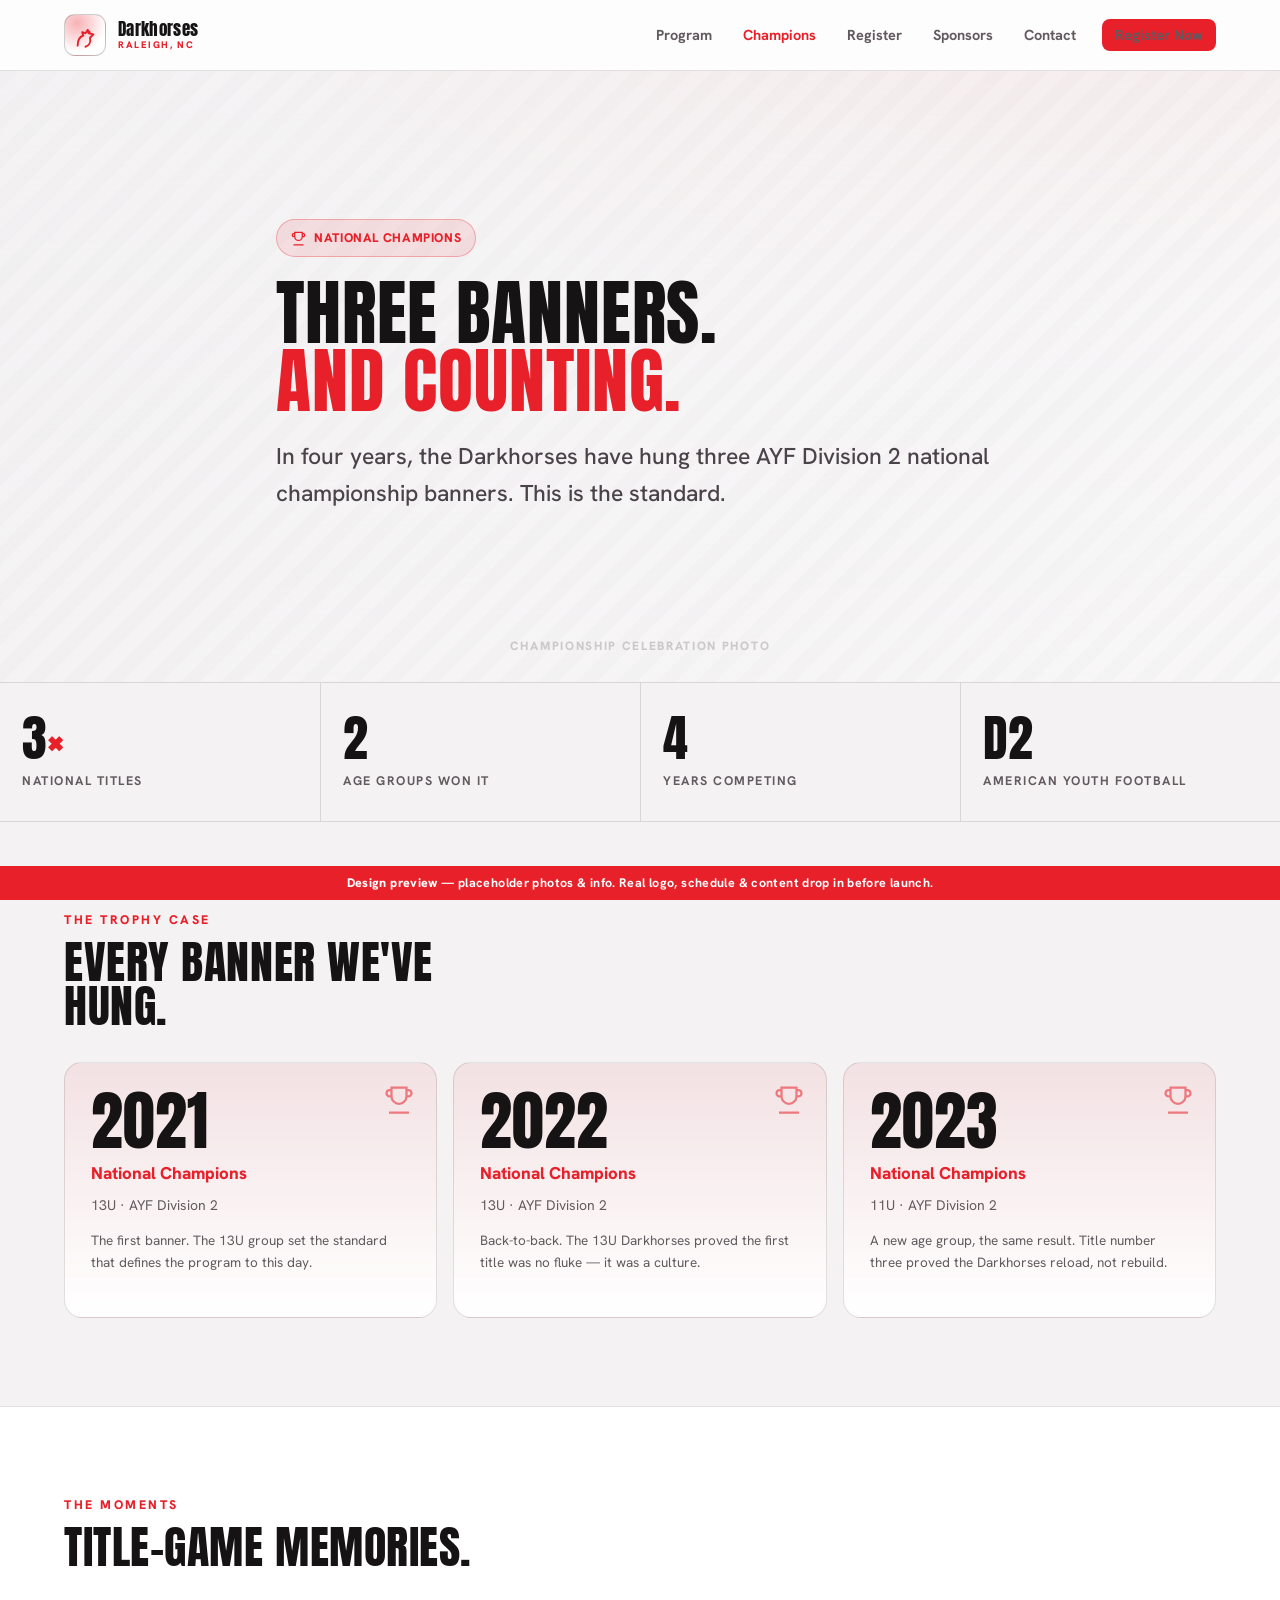
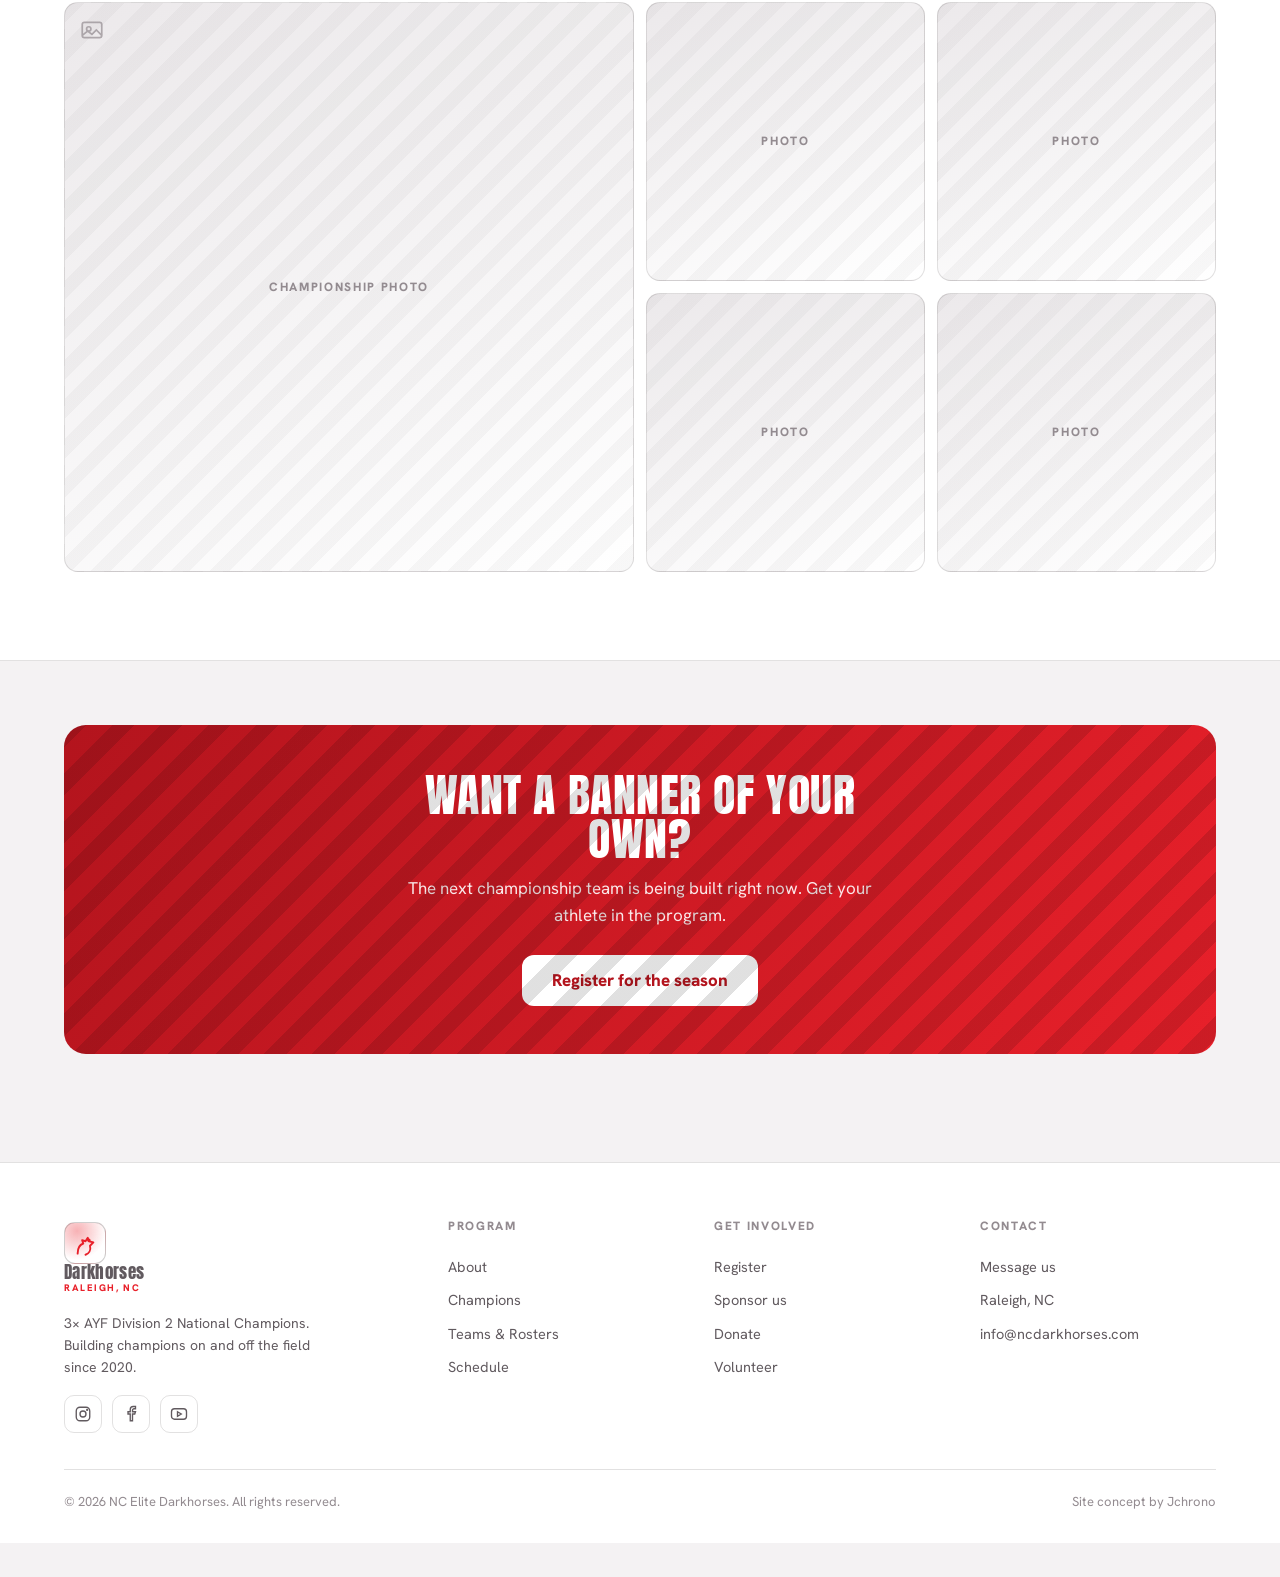
<file: mock-site/champions.html>
<!DOCTYPE html>
<html lang="en">
<head>
<meta charset="UTF-8" />
<meta name="viewport" content="width=device-width, initial-scale=1.0" />
<title>Champions — NC Elite Darkhorses</title>
<meta name="description" content="The NC Elite Darkhorses trophy case — 3× AYF Division 2 National Champions: 13U 2021, 13U 2022, 11U 2023." />
<link rel="preconnect" href="https://fonts.googleapis.com" />
<link rel="preconnect" href="https://fonts.gstatic.com" crossorigin />
<link href="https://fonts.googleapis.com/css2?family=Anton&family=Hanken+Grotesk:wght@400;500;600;700;800&display=swap" rel="stylesheet" />
<link rel="stylesheet" href="styles.css" />
</head>
<body>

<header class="nav">
  <div class="nav-in">
    <a class="brand" href="index.html">
      <span class="mk"><svg viewBox="0 0 24 24" fill="none" stroke="#e8202a" stroke-width="1.7" stroke-linecap="round" stroke-linejoin="round"><path d="M5 21c0-5 2-8 5-9l-1-3 3 1 2-3 1 3 4 1-3 3c1 4-1 7-4 8"/><circle cx="15" cy="9" r=".7" fill="#e8202a"/></svg></span>
      <span class="bt"><span class="b1">Darkhorses</span><span class="b2">Raleigh, NC</span></span>
    </a>
    <button class="burger" id="burger" aria-label="Menu"><svg viewBox="0 0 24 24" fill="none" stroke="currentColor" stroke-width="2"><path d="M3 6h18M3 12h18M3 18h18"/></svg></button>
    <nav class="nav-links" id="nav-links">
      <a href="index.html#program">Program</a>
      <a href="champions.html" class="active">Champions</a>
      <a href="register.html">Register</a>
      <a href="sponsors.html">Sponsors</a>
      <a href="index.html#contact">Contact</a>
      <a class="btn btn-red nav-cta" href="register.html">Register Now</a>
    </nav>
  </div>
</header>

<section class="hero sub">
  <div class="ph-bg ph" data-label="Championship celebration photo"></div>
  <div class="wrap">
    <div class="badge-row"><span class="chip"><svg viewBox="0 0 24 24" fill="none" stroke="currentColor" stroke-width="2"><path d="M6 9H4.5a2.5 2.5 0 0 1 0-5H6M18 9h1.5a2.5 2.5 0 0 0 0-5H18M4 22h16M18 2H6v7a6 6 0 0 0 12 0V2Z"/></svg>National Champions</span></div>
    <h1>Three banners. <span class="hl">And counting.</span></h1>
    <p class="sub-h">In four years, the Darkhorses have hung three AYF Division 2 national championship banners. This is the standard.</p>
  </div>
</section>

<!-- BY THE NUMBERS -->
<div class="statband">
  <div class="s"><div class="v tnum">3<span class="u">×</span></div><div class="k">National titles</div></div>
  <div class="s"><div class="v tnum">2</div><div class="k">Age groups won it</div></div>
  <div class="s"><div class="v tnum">4</div><div class="k">Years competing</div></div>
  <div class="s"><div class="v">D2</div><div class="k">American Youth Football</div></div>
</div>

<!-- THE TITLES -->
<section>
  <div class="wrap">
    <div class="sec-head reveal"><div class="l"><span class="eyebrow">The trophy case</span><h2>Every banner we've hung.</h2></div></div>
    <div class="champ-grid">
      <div class="champ-card reveal"><svg class="trophy" viewBox="0 0 24 24" fill="none" stroke="currentColor" stroke-width="1.8"><path d="M6 9H4.5a2.5 2.5 0 0 1 0-5H6M18 9h1.5a2.5 2.5 0 0 0 0-5H18M4 22h16M18 2H6v7a6 6 0 0 0 12 0V2Z"/></svg><div class="yr">2021</div><div class="ttl">National Champions</div><div class="dv">13U · AYF Division 2</div><p class="muted" style="font-size:13.5px;margin-top:14px">The first banner. The 13U group set the standard that defines the program to this day.</p></div>
      <div class="champ-card reveal"><svg class="trophy" viewBox="0 0 24 24" fill="none" stroke="currentColor" stroke-width="1.8"><path d="M6 9H4.5a2.5 2.5 0 0 1 0-5H6M18 9h1.5a2.5 2.5 0 0 0 0-5H18M4 22h16M18 2H6v7a6 6 0 0 0 12 0V2Z"/></svg><div class="yr">2022</div><div class="ttl">National Champions</div><div class="dv">13U · AYF Division 2</div><p class="muted" style="font-size:13.5px;margin-top:14px">Back-to-back. The 13U Darkhorses proved the first title was no fluke — it was a culture.</p></div>
      <div class="champ-card reveal"><svg class="trophy" viewBox="0 0 24 24" fill="none" stroke="currentColor" stroke-width="1.8"><path d="M6 9H4.5a2.5 2.5 0 0 1 0-5H6M18 9h1.5a2.5 2.5 0 0 0 0-5H18M4 22h16M18 2H6v7a6 6 0 0 0 12 0V2Z"/></svg><div class="yr">2023</div><div class="ttl">National Champions</div><div class="dv">11U · AYF Division 2</div><p class="muted" style="font-size:13.5px;margin-top:14px">A new age group, the same result. Title number three proved the Darkhorses reload, not rebuild.</p></div>
    </div>
  </div>
</section>

<!-- GALLERY -->
<section style="background:var(--ink-2);border-block:1px solid var(--line)">
  <div class="wrap">
    <div class="sec-head reveal"><div class="l"><span class="eyebrow">The moments</span><h2>Title-game memories.</h2></div></div>
    <div class="media-grid reveal">
      <div class="ph big" data-label="Championship photo"><svg class="ico" viewBox="0 0 24 24" fill="none" stroke="currentColor" stroke-width="1.6"><rect x="3" y="5" width="18" height="14" rx="2"/><circle cx="9" cy="11" r="2"/><path d="M3 17l5-4 4 3 4-4 5 5"/></svg></div>
      <div class="ph" data-label="Photo"></div>
      <div class="ph" data-label="Photo"></div>
      <div class="ph" data-label="Photo"></div>
      <div class="ph" data-label="Photo"></div>
    </div>
  </div>
</section>

<!-- CTA -->
<section style="padding-top:64px">
  <div class="wrap">
    <div class="cta-band reveal">
      <h2>Want a banner of your own?</h2>
      <p>The next championship team is being built right now. Get your athlete in the program.</p>
      <a class="btn btn-lg" href="register.html">Register for the season</a>
    </div>
  </div>
</section>

<footer class="ft">
  <div class="wrap">
    <div class="ft-grid">
      <div class="about">
        <a class="brand" href="index.html">
          <span class="mk"><svg viewBox="0 0 24 24" fill="none" stroke="#e8202a" stroke-width="1.7" stroke-linecap="round" stroke-linejoin="round"><path d="M5 21c0-5 2-8 5-9l-1-3 3 1 2-3 1 3 4 1-3 3c1 4-1 7-4 8"/><circle cx="15" cy="9" r=".7" fill="#e8202a"/></svg></span>
          <span class="bt"><span class="b1">Darkhorses</span><span class="b2">Raleigh, NC</span></span>
        </a>
        <p>3× AYF Division 2 National Champions. Building champions on and off the field since 2020.</p>
        <div class="socials">
          <a href="https://www.instagram.com/nc_elite_darkhorses" aria-label="Instagram"><svg viewBox="0 0 24 24" fill="none" stroke="currentColor" stroke-width="1.8"><rect x="3" y="3" width="18" height="18" rx="5"/><circle cx="12" cy="12" r="4"/><circle cx="17.5" cy="6.5" r=".6" fill="currentColor"/></svg></a>
          <a href="https://www.facebook.com/ncelitedarkhorses" aria-label="Facebook"><svg viewBox="0 0 24 24" fill="none" stroke="currentColor" stroke-width="1.8"><path d="M14 9V7a2 2 0 0 1 2-2h2V2h-3a4 4 0 0 0-4 4v3H8v3h3v9h3v-9h3l1-3h-4z"/></svg></a>
          <a href="#" aria-label="YouTube"><svg viewBox="0 0 24 24" fill="none" stroke="currentColor" stroke-width="1.8"><rect x="2" y="5" width="20" height="14" rx="4"/><path d="M10 9l5 3-5 3V9z"/></svg></a>
        </div>
      </div>
      <div><h5>Program</h5><a href="index.html#program">About</a><a href="champions.html">Champions</a><a href="#">Teams &amp; Rosters</a><a href="#">Schedule</a></div>
      <div><h5>Get involved</h5><a href="register.html">Register</a><a href="sponsors.html">Sponsor us</a><a href="#">Donate</a><a href="#">Volunteer</a></div>
      <div><h5>Contact</h5><a href="index.html#contact">Message us</a><a href="#">Raleigh, NC</a><a href="#">info@ncdarkhorses.com</a></div>
    </div>
    <div class="ft-bottom"><span>© <span id="yr"></span> NC Elite Darkhorses. All rights reserved.</span><span>Site concept by Jchrono</span></div>
  </div>
</footer>

<div class="mock-ribbon"><b>Design preview</b> — placeholder photos &amp; info. Real logo, schedule &amp; content drop in before launch.</div>
<script src="site.js"></script>
</body>
</html>
</file>
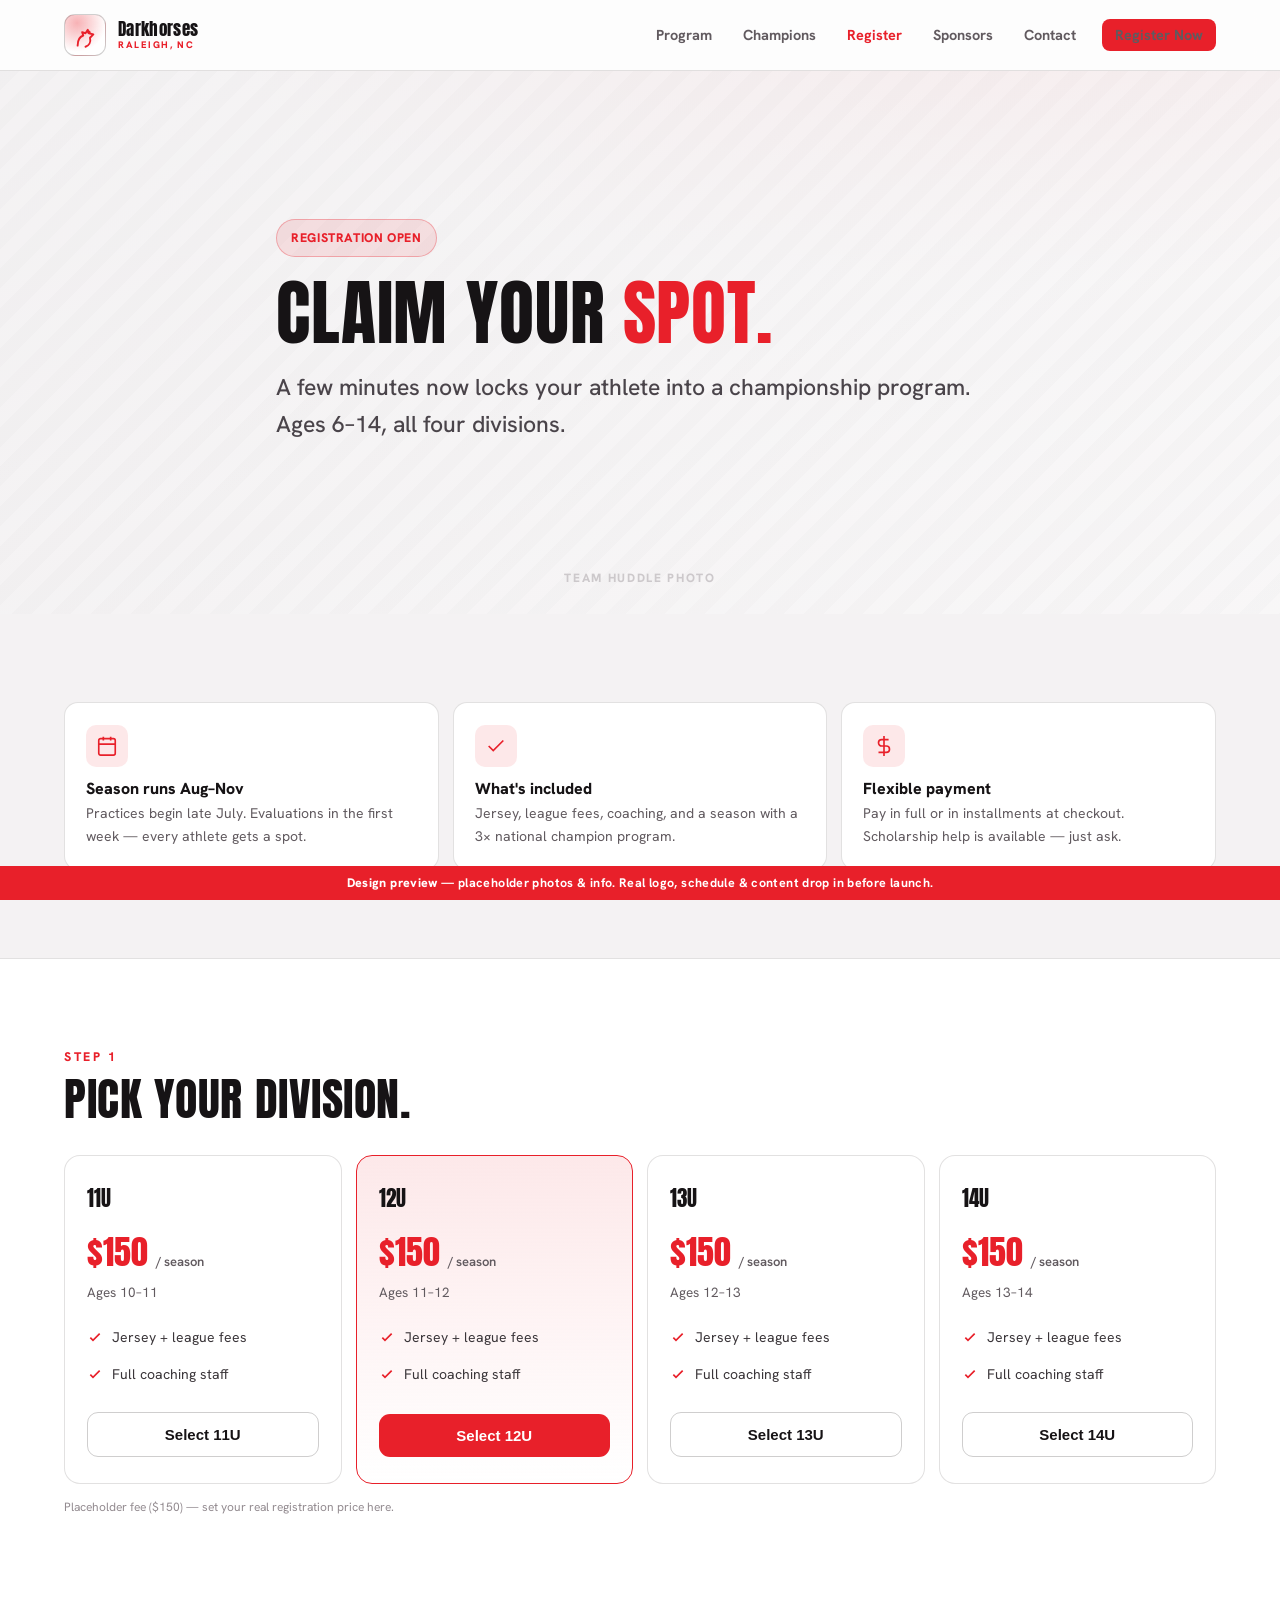
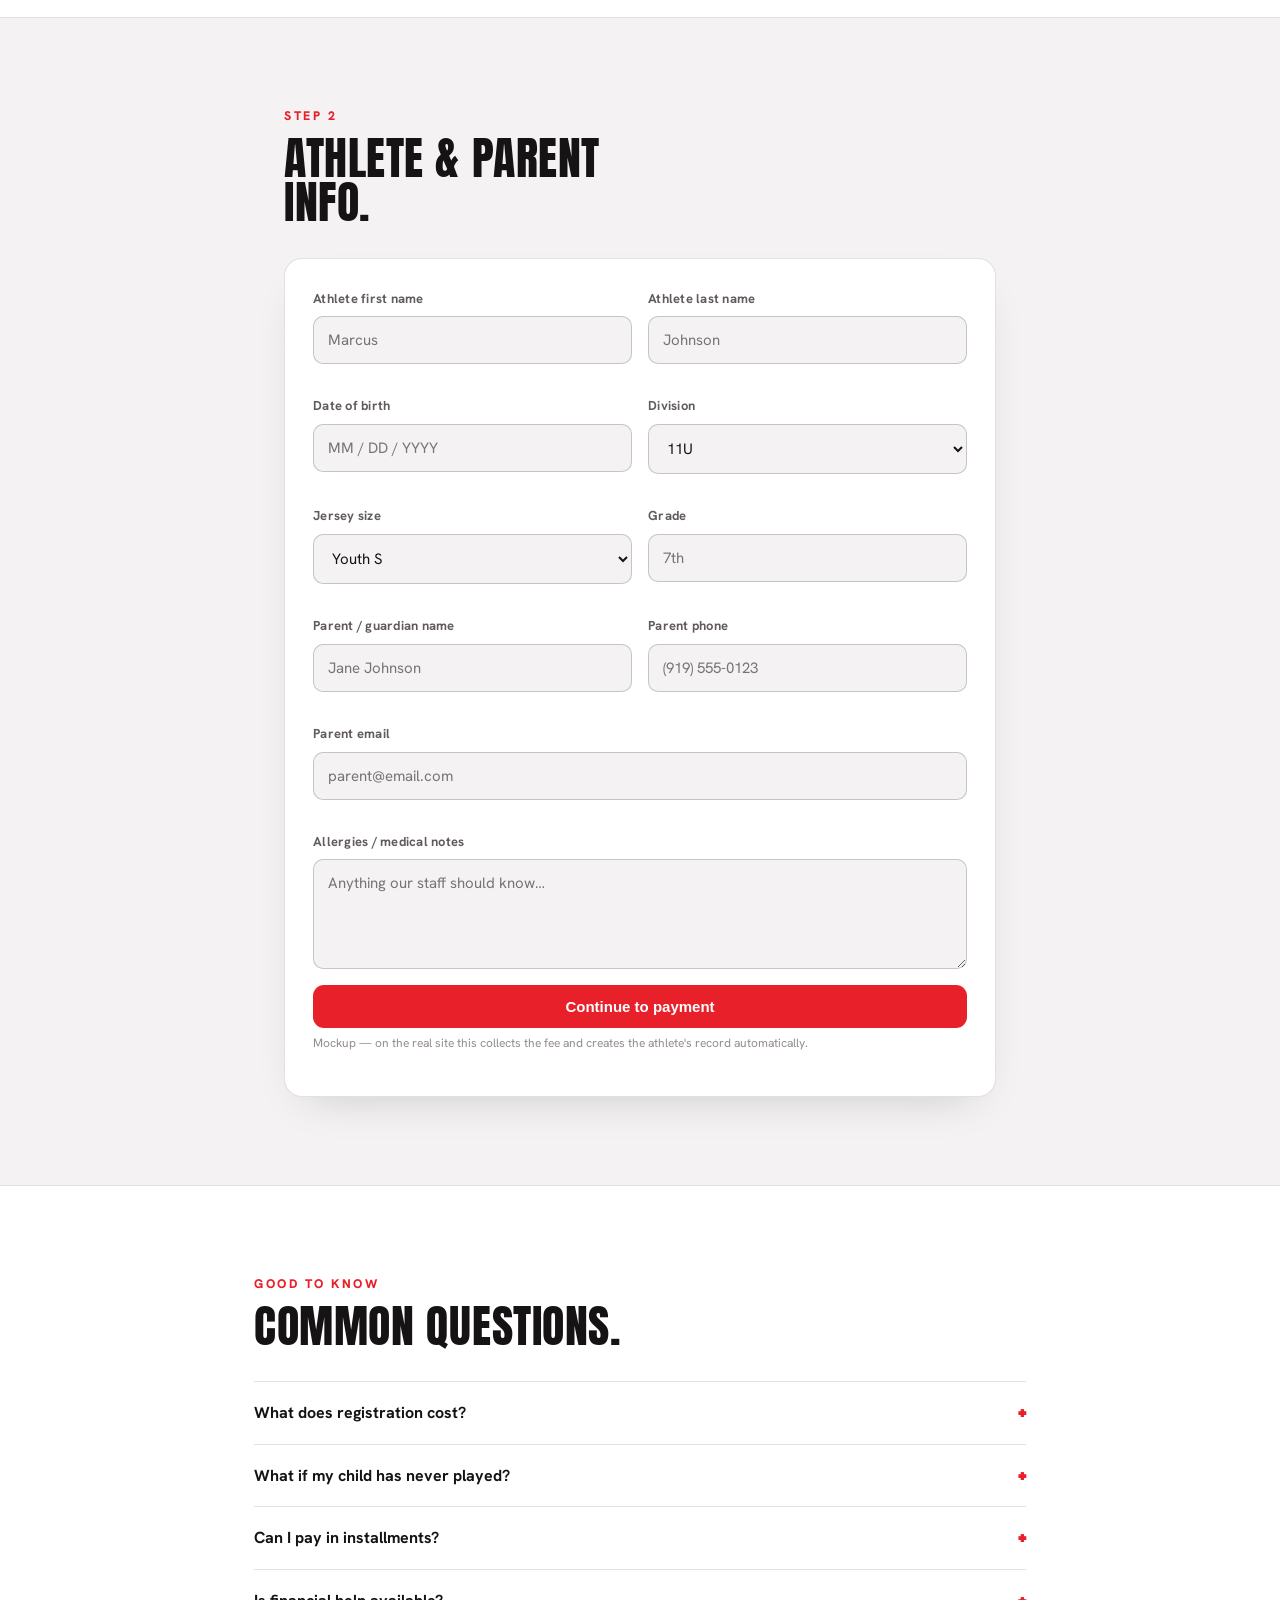
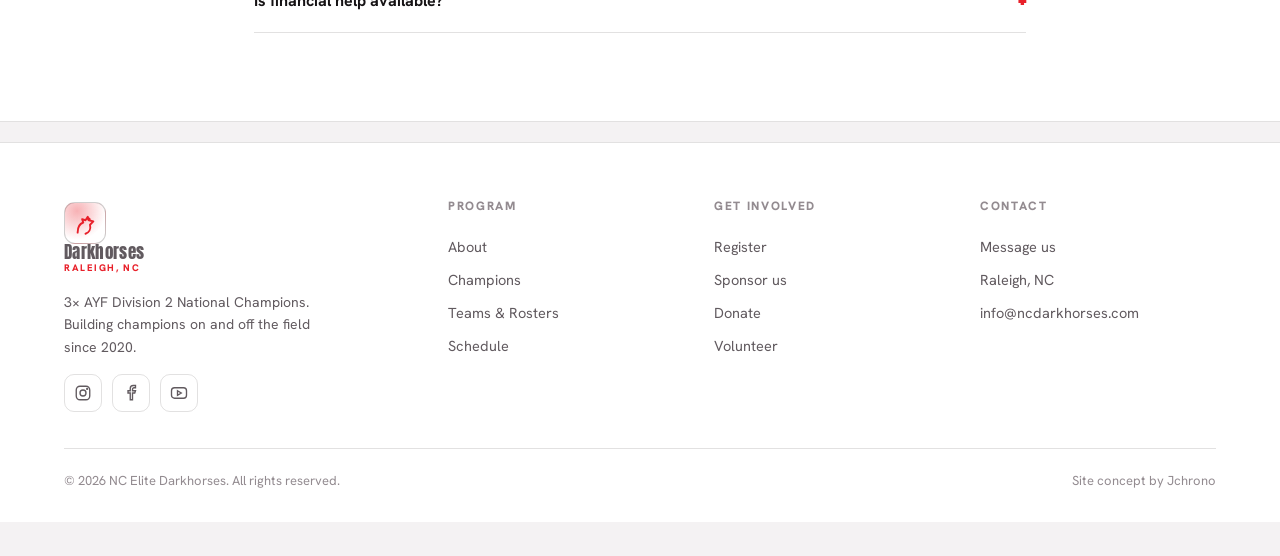
<file: mock-site/register.html>
<!DOCTYPE html>
<html lang="en">
<head>
<meta charset="UTF-8" />
<meta name="viewport" content="width=device-width, initial-scale=1.0" />
<title>Register — NC Elite Darkhorses</title>
<meta name="description" content="Register your athlete for the NC Elite Darkhorses season. Ages 6–14, AYF Division 2, Raleigh NC." />
<link rel="preconnect" href="https://fonts.googleapis.com" />
<link rel="preconnect" href="https://fonts.gstatic.com" crossorigin />
<link href="https://fonts.googleapis.com/css2?family=Anton&family=Hanken+Grotesk:wght@400;500;600;700;800&display=swap" rel="stylesheet" />
<link rel="stylesheet" href="styles.css" />
</head>
<body>

<header class="nav">
  <div class="nav-in">
    <a class="brand" href="index.html">
      <span class="mk"><svg viewBox="0 0 24 24" fill="none" stroke="#e8202a" stroke-width="1.7" stroke-linecap="round" stroke-linejoin="round"><path d="M5 21c0-5 2-8 5-9l-1-3 3 1 2-3 1 3 4 1-3 3c1 4-1 7-4 8"/><circle cx="15" cy="9" r=".7" fill="#e8202a"/></svg></span>
      <span class="bt"><span class="b1">Darkhorses</span><span class="b2">Raleigh, NC</span></span>
    </a>
    <button class="burger" id="burger" aria-label="Menu"><svg viewBox="0 0 24 24" fill="none" stroke="currentColor" stroke-width="2"><path d="M3 6h18M3 12h18M3 18h18"/></svg></button>
    <nav class="nav-links" id="nav-links">
      <a href="index.html#program">Program</a>
      <a href="champions.html">Champions</a>
      <a href="register.html" class="active">Register</a>
      <a href="sponsors.html">Sponsors</a>
      <a href="index.html#contact">Contact</a>
      <a class="btn btn-red nav-cta" href="register.html">Register Now</a>
    </nav>
  </div>
</header>

<section class="hero sub">
  <div class="ph-bg ph" data-label="Team huddle photo"></div>
  <div class="wrap">
    <div class="badge-row"><span class="chip">Registration open</span></div>
    <h1>Claim your <span class="hl">spot.</span></h1>
    <p class="sub-h">A few minutes now locks your athlete into a championship program. Ages 6–14, all four divisions.</p>
  </div>
</section>

<!-- SEASON INFO -->
<section>
  <div class="wrap">
    <div class="info-grid">
      <div class="info reveal"><div class="ic"><svg viewBox="0 0 24 24" fill="none" stroke="currentColor" stroke-width="1.8"><rect x="3" y="4" width="18" height="18" rx="2"/><path d="M16 2v4M8 2v4M3 10h18"/></svg></div><h4>Season runs Aug–Nov</h4><p>Practices begin late July. Evaluations in the first week — every athlete gets a spot.</p></div>
      <div class="info reveal"><div class="ic"><svg viewBox="0 0 24 24" fill="none" stroke="currentColor" stroke-width="1.8"><path d="M20 6L9 17l-5-5"/></svg></div><h4>What's included</h4><p>Jersey, league fees, coaching, and a season with a 3× national champion program.</p></div>
      <div class="info reveal"><div class="ic"><svg viewBox="0 0 24 24" fill="none" stroke="currentColor" stroke-width="1.8"><path d="M12 1v22M17 5H9.5a3.5 3.5 0 0 0 0 7h5a3.5 3.5 0 0 1 0 7H6"/></svg></div><h4>Flexible payment</h4><p>Pay in full or in installments at checkout. Scholarship help is available — just ask.</p></div>
    </div>
  </div>
</section>

<!-- DIVISIONS / FEES -->
<section style="background:var(--ink-2);border-block:1px solid var(--line)">
  <div class="wrap">
    <div class="sec-head reveal"><div class="l"><span class="eyebrow">Step 1</span><h2>Pick your division.</h2></div></div>
    <div class="tier-grid">
      <div class="tier-card reveal"><div class="tn">11U</div><div class="tp">$150 <span class="per">/ season</span></div><div class="muted" style="font-size:13.5px">Ages 10–11</div><ul><li><svg viewBox="0 0 24 24" fill="none" stroke="currentColor" stroke-width="2.5"><path d="M5 13l4 4L19 7"/></svg>Jersey + league fees</li><li><svg viewBox="0 0 24 24" fill="none" stroke="currentColor" stroke-width="2.5"><path d="M5 13l4 4L19 7"/></svg>Full coaching staff</li></ul><button class="btn btn-out" type="button">Select 11U</button></div>
      <div class="tier-card feat reveal"><div class="tn">12U</div><div class="tp">$150 <span class="per">/ season</span></div><div class="muted" style="font-size:13.5px">Ages 11–12</div><ul><li><svg viewBox="0 0 24 24" fill="none" stroke="currentColor" stroke-width="2.5"><path d="M5 13l4 4L19 7"/></svg>Jersey + league fees</li><li><svg viewBox="0 0 24 24" fill="none" stroke="currentColor" stroke-width="2.5"><path d="M5 13l4 4L19 7"/></svg>Full coaching staff</li></ul><button class="btn btn-red" type="button">Select 12U</button></div>
      <div class="tier-card reveal"><div class="tn">13U</div><div class="tp">$150 <span class="per">/ season</span></div><div class="muted" style="font-size:13.5px">Ages 12–13</div><ul><li><svg viewBox="0 0 24 24" fill="none" stroke="currentColor" stroke-width="2.5"><path d="M5 13l4 4L19 7"/></svg>Jersey + league fees</li><li><svg viewBox="0 0 24 24" fill="none" stroke="currentColor" stroke-width="2.5"><path d="M5 13l4 4L19 7"/></svg>Full coaching staff</li></ul><button class="btn btn-out" type="button">Select 13U</button></div>
      <div class="tier-card reveal"><div class="tn">14U</div><div class="tp">$150 <span class="per">/ season</span></div><div class="muted" style="font-size:13.5px">Ages 13–14</div><ul><li><svg viewBox="0 0 24 24" fill="none" stroke="currentColor" stroke-width="2.5"><path d="M5 13l4 4L19 7"/></svg>Jersey + league fees</li><li><svg viewBox="0 0 24 24" fill="none" stroke="currentColor" stroke-width="2.5"><path d="M5 13l4 4L19 7"/></svg>Full coaching staff</li></ul><button class="btn btn-out" type="button">Select 14U</button></div>
    </div>
    <p class="mocknote" style="margin-top:14px">Placeholder fee ($150) — set your real registration price here.</p>
  </div>
</section>

<!-- FORM -->
<section>
  <div class="wrap" style="max-width:760px">
    <div class="sec-head reveal"><div class="l"><span class="eyebrow">Step 2</span><h2>Athlete &amp; parent info.</h2></div></div>
    <form class="form-card reveal" data-mock>
      <div class="fgrid">
        <div class="field"><label>Athlete first name</label><input type="text" placeholder="Marcus" /></div>
        <div class="field"><label>Athlete last name</label><input type="text" placeholder="Johnson" /></div>
        <div class="field"><label>Date of birth</label><input type="text" placeholder="MM / DD / YYYY" /></div>
        <div class="field"><label>Division</label><select><option>11U</option><option>12U</option><option>13U</option><option>14U</option></select></div>
        <div class="field"><label>Jersey size</label><select><option>Youth S</option><option>Youth M</option><option>Youth L</option><option>Adult S</option><option>Adult M</option></select></div>
        <div class="field"><label>Grade</label><input type="text" placeholder="7th" /></div>
        <div class="field"><label>Parent / guardian name</label><input type="text" placeholder="Jane Johnson" /></div>
        <div class="field"><label>Parent phone</label><input type="tel" placeholder="(919) 555-0123" /></div>
        <div class="field full"><label>Parent email</label><input type="email" placeholder="parent@email.com" /></div>
        <div class="field full"><label>Allergies / medical notes</label><textarea placeholder="Anything our staff should know…"></textarea></div>
      </div>
      <button class="btn btn-red" type="submit" style="width:100%;justify-content:center">Continue to payment</button>
      <p class="mocknote">Mockup — on the real site this collects the fee and creates the athlete's record automatically.</p>
    </form>
  </div>
</section>

<!-- FAQ -->
<section style="background:var(--ink-2);border-block:1px solid var(--line)">
  <div class="wrap" style="max-width:820px">
    <div class="sec-head reveal"><div class="l"><span class="eyebrow">Good to know</span><h2>Common questions.</h2></div></div>
    <div class="faq reveal">
      <details><summary>What does registration cost?</summary><p>Placeholder pricing is shown above. Your real fee and any sibling or early-bird discounts go here.</p></details>
      <details><summary>What if my child has never played?</summary><p>Welcome — most of our athletes started right here. Every kid gets coached up and gets a spot on a team.</p></details>
      <details><summary>Can I pay in installments?</summary><p>Yes. At checkout you'll be able to pay in full or split it into monthly payments.</p></details>
      <details><summary>Is financial help available?</summary><p>We never want cost to keep a kid off the field. Scholarship support is available — reach out and we'll take care of you.</p></details>
    </div>
  </div>
</section>

<footer class="ft">
  <div class="wrap">
    <div class="ft-grid">
      <div class="about">
        <a class="brand" href="index.html">
          <span class="mk"><svg viewBox="0 0 24 24" fill="none" stroke="#e8202a" stroke-width="1.7" stroke-linecap="round" stroke-linejoin="round"><path d="M5 21c0-5 2-8 5-9l-1-3 3 1 2-3 1 3 4 1-3 3c1 4-1 7-4 8"/><circle cx="15" cy="9" r=".7" fill="#e8202a"/></svg></span>
          <span class="bt"><span class="b1">Darkhorses</span><span class="b2">Raleigh, NC</span></span>
        </a>
        <p>3× AYF Division 2 National Champions. Building champions on and off the field since 2020.</p>
        <div class="socials">
          <a href="https://www.instagram.com/nc_elite_darkhorses" aria-label="Instagram"><svg viewBox="0 0 24 24" fill="none" stroke="currentColor" stroke-width="1.8"><rect x="3" y="3" width="18" height="18" rx="5"/><circle cx="12" cy="12" r="4"/><circle cx="17.5" cy="6.5" r=".6" fill="currentColor"/></svg></a>
          <a href="https://www.facebook.com/ncelitedarkhorses" aria-label="Facebook"><svg viewBox="0 0 24 24" fill="none" stroke="currentColor" stroke-width="1.8"><path d="M14 9V7a2 2 0 0 1 2-2h2V2h-3a4 4 0 0 0-4 4v3H8v3h3v9h3v-9h3l1-3h-4z"/></svg></a>
          <a href="#" aria-label="YouTube"><svg viewBox="0 0 24 24" fill="none" stroke="currentColor" stroke-width="1.8"><rect x="2" y="5" width="20" height="14" rx="4"/><path d="M10 9l5 3-5 3V9z"/></svg></a>
        </div>
      </div>
      <div><h5>Program</h5><a href="index.html#program">About</a><a href="champions.html">Champions</a><a href="#">Teams &amp; Rosters</a><a href="#">Schedule</a></div>
      <div><h5>Get involved</h5><a href="register.html">Register</a><a href="sponsors.html">Sponsor us</a><a href="#">Donate</a><a href="#">Volunteer</a></div>
      <div><h5>Contact</h5><a href="index.html#contact">Message us</a><a href="#">Raleigh, NC</a><a href="#">info@ncdarkhorses.com</a></div>
    </div>
    <div class="ft-bottom"><span>© <span id="yr"></span> NC Elite Darkhorses. All rights reserved.</span><span>Site concept by Jchrono</span></div>
  </div>
</footer>

<div class="mock-ribbon"><b>Design preview</b> — placeholder photos &amp; info. Real logo, schedule &amp; content drop in before launch.</div>
<script src="site.js"></script>
</body>
</html>
</file>
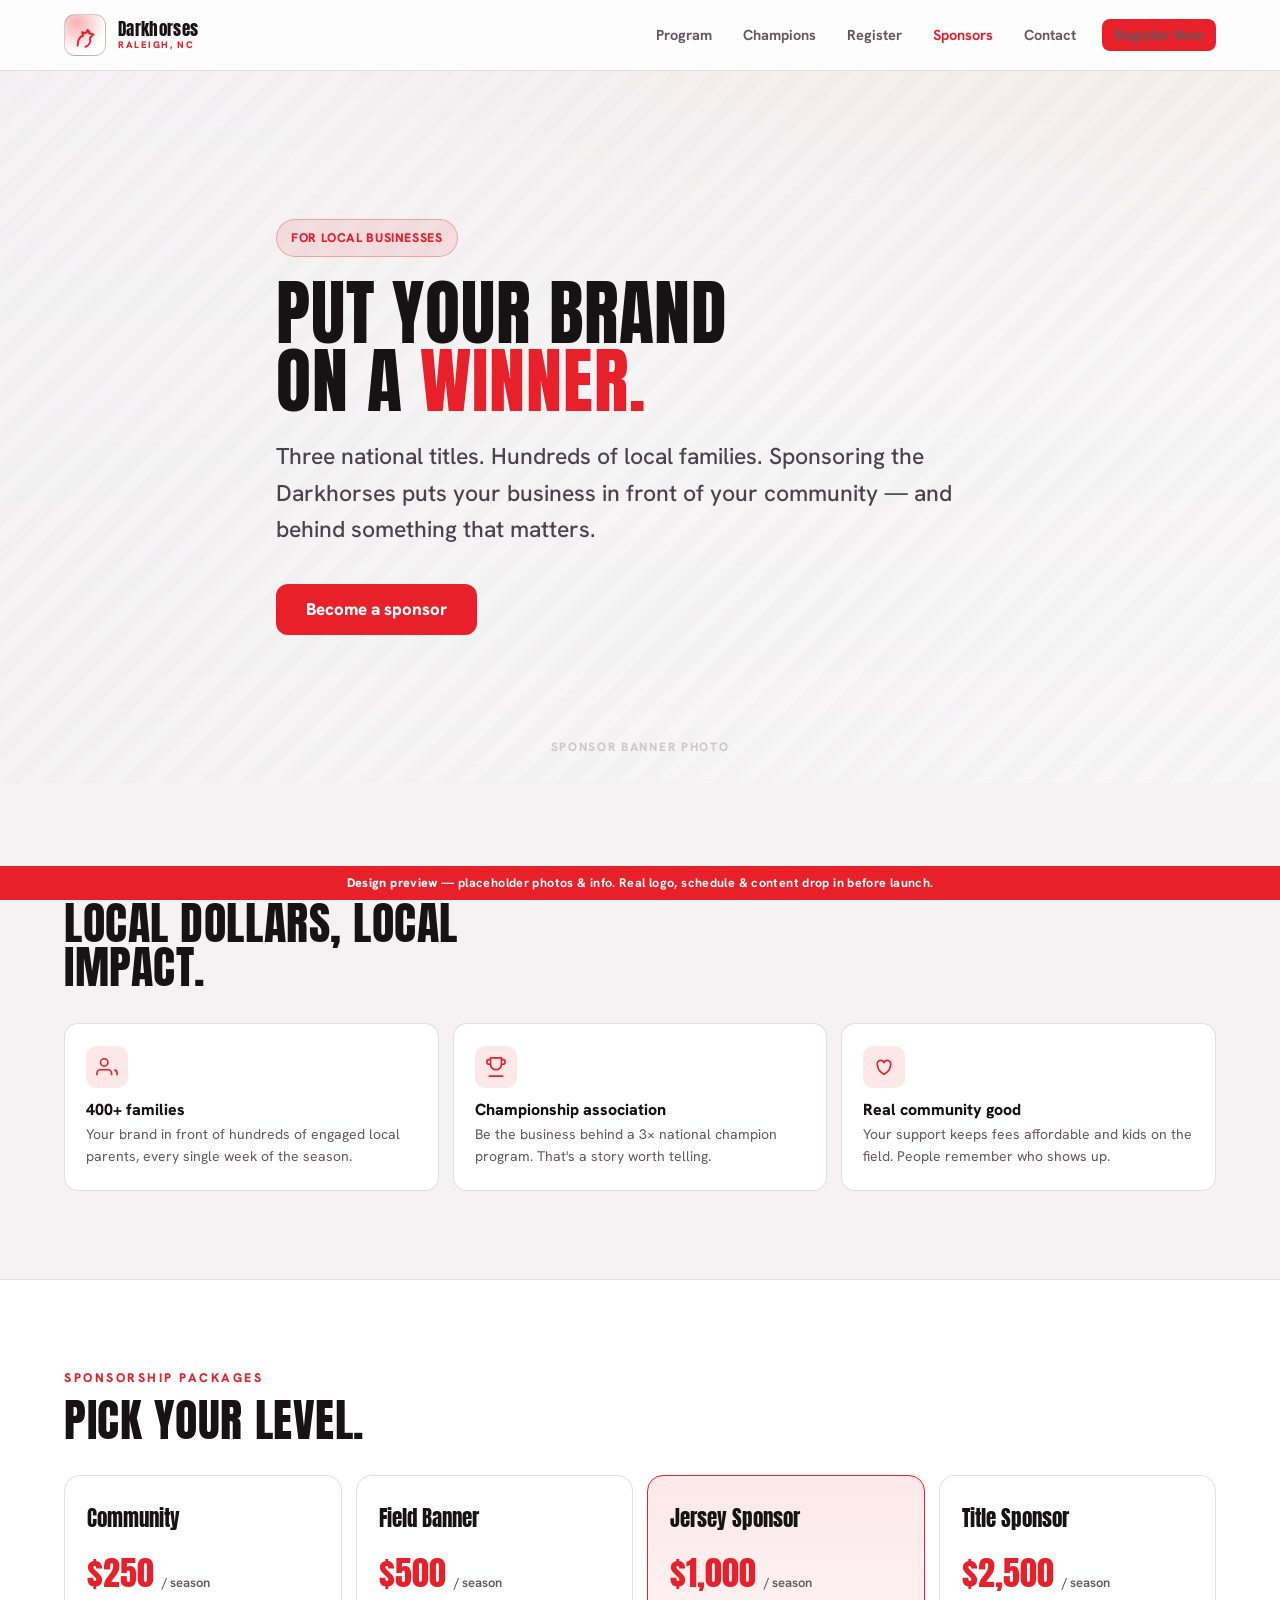
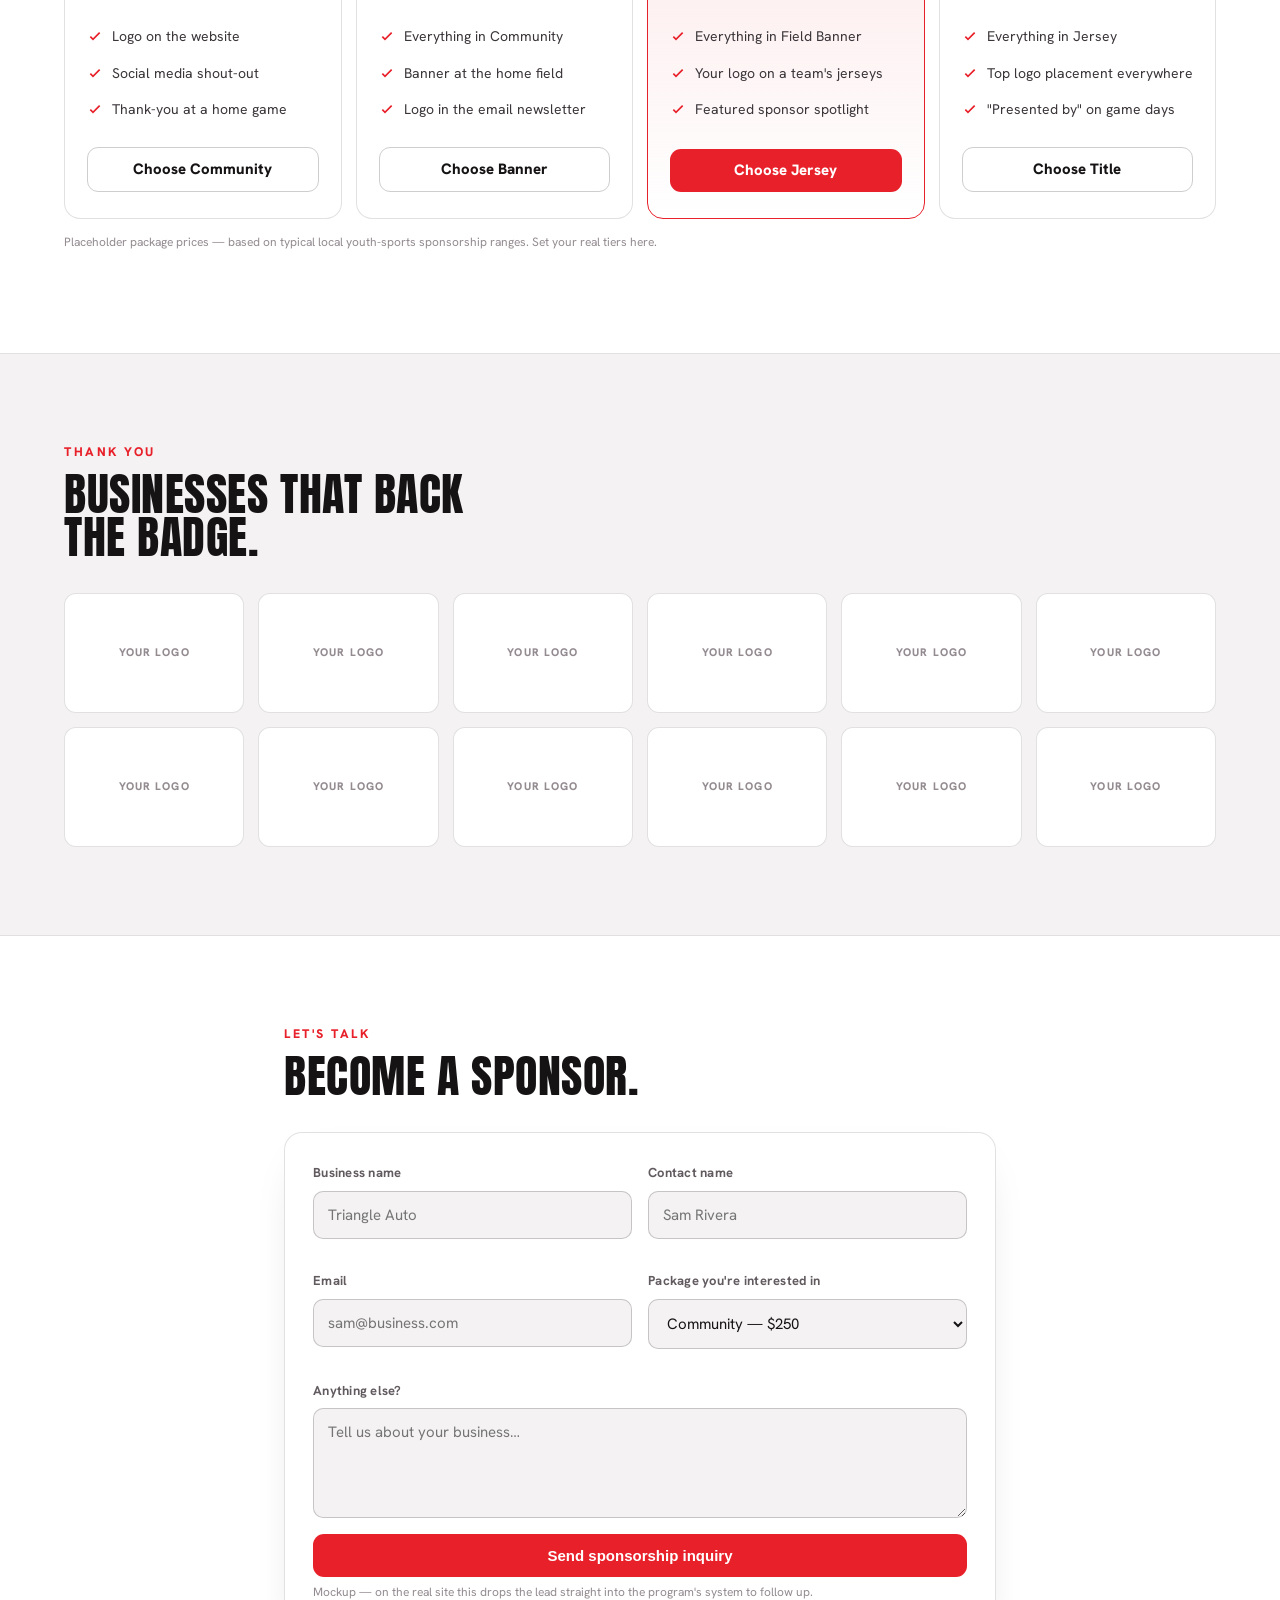
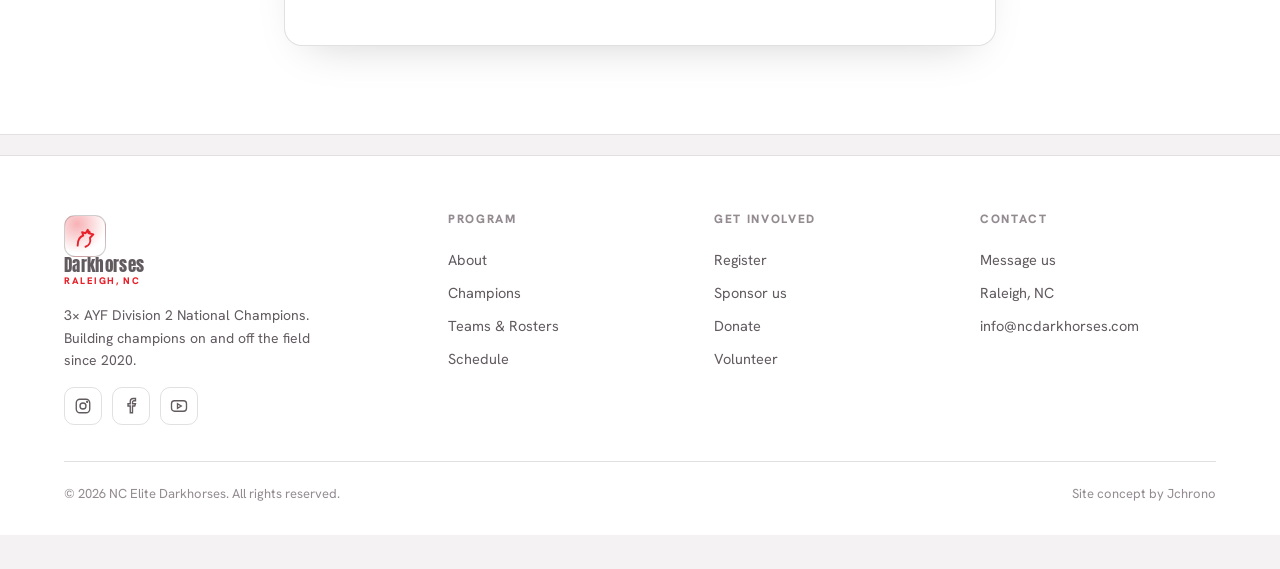
<file: mock-site/sponsors.html>
<!DOCTYPE html>
<html lang="en">
<head>
<meta charset="UTF-8" />
<meta name="viewport" content="width=device-width, initial-scale=1.0" />
<title>Sponsors — NC Elite Darkhorses</title>
<meta name="description" content="Sponsor the NC Elite Darkhorses — a 3× national champion youth football program. Reach hundreds of local families and back your community." />
<link rel="preconnect" href="https://fonts.googleapis.com" />
<link rel="preconnect" href="https://fonts.gstatic.com" crossorigin />
<link href="https://fonts.googleapis.com/css2?family=Anton&family=Hanken+Grotesk:wght@400;500;600;700;800&display=swap" rel="stylesheet" />
<link rel="stylesheet" href="styles.css" />
</head>
<body>

<header class="nav">
  <div class="nav-in">
    <a class="brand" href="index.html">
      <span class="mk"><svg viewBox="0 0 24 24" fill="none" stroke="#e8202a" stroke-width="1.7" stroke-linecap="round" stroke-linejoin="round"><path d="M5 21c0-5 2-8 5-9l-1-3 3 1 2-3 1 3 4 1-3 3c1 4-1 7-4 8"/><circle cx="15" cy="9" r=".7" fill="#e8202a"/></svg></span>
      <span class="bt"><span class="b1">Darkhorses</span><span class="b2">Raleigh, NC</span></span>
    </a>
    <button class="burger" id="burger" aria-label="Menu"><svg viewBox="0 0 24 24" fill="none" stroke="currentColor" stroke-width="2"><path d="M3 6h18M3 12h18M3 18h18"/></svg></button>
    <nav class="nav-links" id="nav-links">
      <a href="index.html#program">Program</a>
      <a href="champions.html">Champions</a>
      <a href="register.html">Register</a>
      <a href="sponsors.html" class="active">Sponsors</a>
      <a href="index.html#contact">Contact</a>
      <a class="btn btn-red nav-cta" href="register.html">Register Now</a>
    </nav>
  </div>
</header>

<section class="hero sub">
  <div class="ph-bg ph" data-label="Sponsor banner photo"></div>
  <div class="wrap">
    <div class="badge-row"><span class="chip">For local businesses</span></div>
    <h1>Put your brand on a <span class="hl">winner.</span></h1>
    <p class="sub-h">Three national titles. Hundreds of local families. Sponsoring the Darkhorses puts your business in front of your community — and behind something that matters.</p>
    <div class="cta-row"><a class="btn btn-red btn-lg" href="#become">Become a sponsor</a></div>
  </div>
</section>

<!-- WHY -->
<section>
  <div class="wrap">
    <div class="sec-head reveal"><div class="l"><span class="eyebrow">Why sponsor</span><h2>Local dollars, local impact.</h2></div></div>
    <div class="info-grid">
      <div class="info reveal"><div class="ic"><svg viewBox="0 0 24 24" fill="none" stroke="currentColor" stroke-width="1.8"><path d="M17 21v-2a4 4 0 0 0-4-4H5a4 4 0 0 0-4 4v2"/><circle cx="9" cy="7" r="4"/><path d="M23 21v-2a4 4 0 0 0-3-3.87"/></svg></div><h4>400+ families</h4><p>Your brand in front of hundreds of engaged local parents, every single week of the season.</p></div>
      <div class="info reveal"><div class="ic"><svg viewBox="0 0 24 24" fill="none" stroke="currentColor" stroke-width="1.8"><path d="M6 9H4.5a2.5 2.5 0 0 1 0-5H6M18 9h1.5a2.5 2.5 0 0 0 0-5H18M4 22h16M18 2H6v7a6 6 0 0 0 12 0V2Z"/></svg></div><h4>Championship association</h4><p>Be the business behind a 3× national champion program. That's a story worth telling.</p></div>
      <div class="info reveal"><div class="ic"><svg viewBox="0 0 24 24" fill="none" stroke="currentColor" stroke-width="1.8"><path d="M12 20s-7-4.5-7-9.5A3.5 3.5 0 0112 7a3.5 3.5 0 017 3.5C19 15.5 12 20 12 20z"/></svg></div><h4>Real community good</h4><p>Your support keeps fees affordable and kids on the field. People remember who shows up.</p></div>
    </div>
  </div>
</section>

<!-- TIERS -->
<section style="background:var(--ink-2);border-block:1px solid var(--line)">
  <div class="wrap">
    <div class="sec-head reveal"><div class="l"><span class="eyebrow">Sponsorship packages</span><h2>Pick your level.</h2></div></div>
    <div class="tier-grid">
      <div class="tier-card reveal"><div class="tn">Community</div><div class="tp">$250 <span class="per">/ season</span></div><ul><li><svg viewBox="0 0 24 24" fill="none" stroke="currentColor" stroke-width="2.5"><path d="M5 13l4 4L19 7"/></svg>Logo on the website</li><li><svg viewBox="0 0 24 24" fill="none" stroke="currentColor" stroke-width="2.5"><path d="M5 13l4 4L19 7"/></svg>Social media shout-out</li><li><svg viewBox="0 0 24 24" fill="none" stroke="currentColor" stroke-width="2.5"><path d="M5 13l4 4L19 7"/></svg>Thank-you at a home game</li></ul><a class="btn btn-out" href="#become">Choose Community</a></div>
      <div class="tier-card reveal"><div class="tn">Field Banner</div><div class="tp">$500 <span class="per">/ season</span></div><ul><li><svg viewBox="0 0 24 24" fill="none" stroke="currentColor" stroke-width="2.5"><path d="M5 13l4 4L19 7"/></svg>Everything in Community</li><li><svg viewBox="0 0 24 24" fill="none" stroke="currentColor" stroke-width="2.5"><path d="M5 13l4 4L19 7"/></svg>Banner at the home field</li><li><svg viewBox="0 0 24 24" fill="none" stroke="currentColor" stroke-width="2.5"><path d="M5 13l4 4L19 7"/></svg>Logo in the email newsletter</li></ul><a class="btn btn-out" href="#become">Choose Banner</a></div>
      <div class="tier-card feat reveal"><div class="tn">Jersey Sponsor</div><div class="tp">$1,000 <span class="per">/ season</span></div><ul><li><svg viewBox="0 0 24 24" fill="none" stroke="currentColor" stroke-width="2.5"><path d="M5 13l4 4L19 7"/></svg>Everything in Field Banner</li><li><svg viewBox="0 0 24 24" fill="none" stroke="currentColor" stroke-width="2.5"><path d="M5 13l4 4L19 7"/></svg>Your logo on a team's jerseys</li><li><svg viewBox="0 0 24 24" fill="none" stroke="currentColor" stroke-width="2.5"><path d="M5 13l4 4L19 7"/></svg>Featured sponsor spotlight</li></ul><a class="btn btn-red" href="#become">Choose Jersey</a></div>
      <div class="tier-card reveal"><div class="tn">Title Sponsor</div><div class="tp">$2,500 <span class="per">/ season</span></div><ul><li><svg viewBox="0 0 24 24" fill="none" stroke="currentColor" stroke-width="2.5"><path d="M5 13l4 4L19 7"/></svg>Everything in Jersey</li><li><svg viewBox="0 0 24 24" fill="none" stroke="currentColor" stroke-width="2.5"><path d="M5 13l4 4L19 7"/></svg>Top logo placement everywhere</li><li><svg viewBox="0 0 24 24" fill="none" stroke="currentColor" stroke-width="2.5"><path d="M5 13l4 4L19 7"/></svg>"Presented by" on game days</li></ul><a class="btn btn-out" href="#become">Choose Title</a></div>
    </div>
    <p class="mocknote" style="margin-top:14px">Placeholder package prices — based on typical local youth-sports sponsorship ranges. Set your real tiers here.</p>
  </div>
</section>

<!-- CURRENT SPONSORS -->
<section>
  <div class="wrap">
    <div class="sec-head reveal"><div class="l"><span class="eyebrow">Thank you</span><h2>Businesses that back the badge.</h2></div></div>
    <div class="logo-wall reveal">
      <div class="lp">Your logo</div><div class="lp">Your logo</div><div class="lp">Your logo</div>
      <div class="lp">Your logo</div><div class="lp">Your logo</div><div class="lp">Your logo</div>
      <div class="lp">Your logo</div><div class="lp">Your logo</div><div class="lp">Your logo</div>
      <div class="lp">Your logo</div><div class="lp">Your logo</div><div class="lp">Your logo</div>
    </div>
  </div>
</section>

<!-- BECOME -->
<section id="become" style="background:var(--ink-2);border-block:1px solid var(--line)">
  <div class="wrap" style="max-width:760px">
    <div class="sec-head reveal"><div class="l"><span class="eyebrow">Let's talk</span><h2>Become a sponsor.</h2></div></div>
    <form class="form-card reveal" data-mock>
      <div class="fgrid">
        <div class="field"><label>Business name</label><input type="text" placeholder="Triangle Auto" /></div>
        <div class="field"><label>Contact name</label><input type="text" placeholder="Sam Rivera" /></div>
        <div class="field"><label>Email</label><input type="email" placeholder="sam@business.com" /></div>
        <div class="field"><label>Package you're interested in</label><select><option>Community — $250</option><option>Field Banner — $500</option><option>Jersey — $1,000</option><option>Title — $2,500</option><option>Custom / not sure yet</option></select></div>
        <div class="field full"><label>Anything else?</label><textarea placeholder="Tell us about your business…"></textarea></div>
      </div>
      <button class="btn btn-red" type="submit" style="width:100%;justify-content:center">Send sponsorship inquiry</button>
      <p class="mocknote">Mockup — on the real site this drops the lead straight into the program's system to follow up.</p>
    </form>
  </div>
</section>

<footer class="ft">
  <div class="wrap">
    <div class="ft-grid">
      <div class="about">
        <a class="brand" href="index.html">
          <span class="mk"><svg viewBox="0 0 24 24" fill="none" stroke="#e8202a" stroke-width="1.7" stroke-linecap="round" stroke-linejoin="round"><path d="M5 21c0-5 2-8 5-9l-1-3 3 1 2-3 1 3 4 1-3 3c1 4-1 7-4 8"/><circle cx="15" cy="9" r=".7" fill="#e8202a"/></svg></span>
          <span class="bt"><span class="b1">Darkhorses</span><span class="b2">Raleigh, NC</span></span>
        </a>
        <p>3× AYF Division 2 National Champions. Building champions on and off the field since 2020.</p>
        <div class="socials">
          <a href="https://www.instagram.com/nc_elite_darkhorses" aria-label="Instagram"><svg viewBox="0 0 24 24" fill="none" stroke="currentColor" stroke-width="1.8"><rect x="3" y="3" width="18" height="18" rx="5"/><circle cx="12" cy="12" r="4"/><circle cx="17.5" cy="6.5" r=".6" fill="currentColor"/></svg></a>
          <a href="https://www.facebook.com/ncelitedarkhorses" aria-label="Facebook"><svg viewBox="0 0 24 24" fill="none" stroke="currentColor" stroke-width="1.8"><path d="M14 9V7a2 2 0 0 1 2-2h2V2h-3a4 4 0 0 0-4 4v3H8v3h3v9h3v-9h3l1-3h-4z"/></svg></a>
          <a href="#" aria-label="YouTube"><svg viewBox="0 0 24 24" fill="none" stroke="currentColor" stroke-width="1.8"><rect x="2" y="5" width="20" height="14" rx="4"/><path d="M10 9l5 3-5 3V9z"/></svg></a>
        </div>
      </div>
      <div><h5>Program</h5><a href="index.html#program">About</a><a href="champions.html">Champions</a><a href="#">Teams &amp; Rosters</a><a href="#">Schedule</a></div>
      <div><h5>Get involved</h5><a href="register.html">Register</a><a href="sponsors.html">Sponsor us</a><a href="#">Donate</a><a href="#">Volunteer</a></div>
      <div><h5>Contact</h5><a href="index.html#contact">Message us</a><a href="#">Raleigh, NC</a><a href="#">info@ncdarkhorses.com</a></div>
    </div>
    <div class="ft-bottom"><span>© <span id="yr"></span> NC Elite Darkhorses. All rights reserved.</span><span>Site concept by Jchrono</span></div>
  </div>
</footer>

<div class="mock-ribbon"><b>Design preview</b> — placeholder photos &amp; info. Real logo, schedule &amp; content drop in before launch.</div>
<script src="site.js"></script>
</body>
</html>
</file>
<file: mock-site/styles.css>
/* ===== NC Elite Darkhorses — mock site · red/black ===== */
:root{
  --ink:#f4f2f3; --ink-2:#ffffff; --ink-3:#ece9eb; --panel:#ffffff;
  --line:rgba(18,12,14,.12); --line-2:rgba(18,12,14,.2);
  --chalk:#161315; --muted:#615a5f; --muted-2:#938b90;
  --red:#e8202a; --red-2:#ff3b45; --red-soft:rgba(232,32,42,.1); --red-deep:#b3141d;
  --maxw:1200px; --r:14px;
  --shadow:0 18px 44px -24px rgba(20,12,14,.22);
  --ease:cubic-bezier(.2,.7,.2,1);
}
*{box-sizing:border-box}
html{scroll-behavior:smooth;scroll-padding-top:80px}
body{margin:0;background:var(--ink);color:var(--chalk);
  font-family:"Hanken Grotesk",system-ui,-apple-system,Segoe UI,Roboto,sans-serif;
  font-size:17px;line-height:1.6;-webkit-font-smoothing:antialiased;overflow-x:hidden}
h1,h2,h3,h4,.display{font-family:"Anton",Impact,system-ui,sans-serif;font-weight:400;letter-spacing:.012em;line-height:.95;text-transform:uppercase;margin:0}
a{color:inherit;text-decoration:none}
img{max-width:100%;display:block}
.wrap{max-width:var(--maxw);margin:0 auto;padding:0 24px}
.eyebrow{font-family:"Hanken Grotesk";font-weight:800;font-size:12.5px;letter-spacing:.2em;text-transform:uppercase;color:var(--red)}
.muted{color:var(--muted)}
.tnum{font-variant-numeric:tabular-nums}
section{padding:88px 0;position:relative}
.h-sec{font-size:clamp(30px,5vw,54px)}
.lead{font-size:clamp(18px,2.2vw,22px);color:#4a444a;max-width:62ch}

/* jersey-stripe divider accent */
.stripe{height:5px;background:repeating-linear-gradient(90deg,var(--red) 0 38px,#15110f 38px 46px)}

/* ===== buttons ===== */
.btn{display:inline-flex;align-items:center;gap:9px;font-weight:800;font-size:15px;padding:14px 24px;border-radius:11px;
  transition:transform .18s var(--ease),background .2s,border-color .2s,color .2s;line-height:1;cursor:pointer;border:0}
.btn:active{transform:translateY(1px)}
.btn-red{background:var(--red);color:#fff}
.btn-red:hover{background:var(--red-2)}
.btn-out{border:1.5px solid var(--line-2);color:var(--chalk);background:transparent}
.btn-out:hover{border-color:var(--red);color:var(--red);background:var(--red-soft)}
.btn-lg{padding:17px 30px;font-size:17px;border-radius:12px}
.btn svg{width:18px;height:18px}

/* ===== header / nav ===== */
header.nav{position:sticky;top:0;z-index:60;background:rgba(255,255,255,.82);backdrop-filter:blur(12px);border-bottom:1px solid var(--line)}
.nav-in{display:flex;align-items:center;gap:22px;height:70px;max-width:var(--maxw);margin:0 auto;padding:0 24px}
.brand{display:flex;align-items:center;gap:12px;flex:0 0 auto}
.brand .mk{width:42px;height:42px;border-radius:11px;border:1.5px solid var(--line-2);
  background:radial-gradient(120% 120% at 30% 20%,rgba(232,32,42,.35),transparent 60%),var(--ink-2);display:grid;place-items:center}
.brand .mk svg{width:27px;height:27px}
.brand .bt{line-height:1}
.brand .bt span{display:block}
.brand .bt .b1{font-family:"Anton";font-size:17px;letter-spacing:.02em}
.brand .bt .b2{font-size:9.5px;font-weight:800;letter-spacing:.18em;text-transform:uppercase;color:var(--red);margin-top:2px}
.nav-links{display:flex;align-items:center;gap:5px;margin-left:auto}
.nav-links a{font-weight:700;font-size:14.5px;color:var(--muted);padding:9px 13px;border-radius:8px;transition:color .2s,background .2s}
.nav-links a:hover{color:var(--chalk);background:rgba(18,12,14,.05)}
.nav-links a.active{color:var(--red)}
.nav-cta{margin-left:8px}
.burger{display:none;margin-left:auto;background:transparent;border:1px solid var(--line-2);border-radius:9px;width:42px;height:42px;cursor:pointer;color:var(--chalk)}
.burger svg{width:20px;height:20px}
@media(max-width:940px){
  .nav-links{position:fixed;inset:70px 0 auto 0;flex-direction:column;align-items:stretch;gap:0;background:var(--ink-2);border-bottom:1px solid var(--line);padding:10px 16px 18px;transform:translateY(-120%);transition:transform .3s var(--ease);margin-left:0}
  .nav-links.open{transform:none}
  .nav-links a{padding:14px 12px;font-size:16px;border-bottom:1px solid var(--line)}
  .nav-cta{margin:12px 0 0}
  .burger{display:grid;place-items:center}
}

/* ===== hero ===== */
.hero{position:relative;min-height:88vh;display:flex;align-items:center;overflow:hidden;
  background:linear-gradient(180deg,rgba(255,255,255,.55),rgba(244,242,243,.92)),radial-gradient(120% 90% at 82% -10%,rgba(232,32,42,.16),transparent 55%),var(--ink)}
.hero.sub{min-height:48vh}
.hero .ph-bg{position:absolute;inset:0;z-index:0;opacity:.4;place-items:end center;padding-bottom:26px;border-radius:0;border:0}
.hero .wrap{position:relative;z-index:2;padding-top:60px;padding-bottom:60px}
.hero .badge-row{display:flex;gap:10px;flex-wrap:wrap;margin-bottom:22px}
.chip{display:inline-flex;align-items:center;gap:8px;font-weight:800;font-size:12.5px;letter-spacing:.05em;text-transform:uppercase;
  background:var(--red-soft);border:1px solid rgba(232,32,42,.3);color:var(--red);padding:8px 14px;border-radius:99px}
.chip svg{width:15px;height:15px}
.hero h1{font-size:clamp(44px,8.5vw,104px);max-width:15ch}
.hero h1 .hl{color:var(--red)}
.hero .sub-h{margin-top:22px;font-size:clamp(18px,2.2vw,23px);color:#4a444a;max-width:56ch;font-weight:500}
.hero .cta-row{margin-top:36px;display:flex;gap:14px;flex-wrap:wrap}
.hero.sub h1{font-size:clamp(38px,6.5vw,72px)}

/* ===== placeholder image blocks ===== */
.ph{position:relative;background:
   repeating-linear-gradient(135deg,rgba(18,12,14,.03) 0 14px,transparent 14px 28px),
   linear-gradient(160deg,var(--ink-3),var(--ink-2));
   border:1px solid var(--line);border-radius:var(--r);display:grid;place-items:center;color:var(--muted-2);overflow:hidden}
.ph::before{content:attr(data-label);font-weight:800;font-size:12px;letter-spacing:.14em;text-transform:uppercase}
.ph .ico{position:absolute;top:14px;left:14px;width:26px;height:26px;color:var(--muted-2);opacity:.7}
.ph.tall{aspect-ratio:3/4}.ph.wide{aspect-ratio:16/9}.ph.sq{aspect-ratio:1/1}

/* ===== stat band ===== */
.statband{display:grid;grid-template-columns:repeat(4,1fr);gap:0;border-top:1px solid var(--line);border-bottom:1px solid var(--line)}
.statband .s{padding:30px 22px;border-left:1px solid var(--line)}
.statband .s:first-child{border-left:0}
.statband .s .v{font-family:"Anton";font-size:clamp(32px,4.4vw,50px);line-height:1}
.statband .s .v .u{color:var(--red)}
.statband .s .k{font-size:12.5px;color:var(--muted);text-transform:uppercase;letter-spacing:.12em;font-weight:700;margin-top:8px}
@media(max-width:760px){.statband{grid-template-columns:1fr 1fr}.statband .s:nth-child(3){border-left:0}}

/* ===== generic section header ===== */
.sec-head{display:flex;align-items:flex-end;justify-content:space-between;gap:20px;margin-bottom:34px;flex-wrap:wrap}
.sec-head .l .eyebrow{margin-bottom:10px;display:block}
.sec-head h2{font-size:clamp(28px,4.4vw,46px);max-width:18ch}

/* ===== divisions ===== */
.div-grid{display:grid;grid-template-columns:repeat(4,1fr);gap:14px}
@media(max-width:820px){.div-grid{grid-template-columns:1fr 1fr}}
.div-card{border:1px solid var(--line);border-radius:var(--r);background:var(--ink-2);padding:24px 22px;transition:border-color .25s,transform .25s;position:relative;overflow:hidden}
.div-card::after{content:"";position:absolute;left:0;top:0;bottom:0;width:4px;background:var(--red);transform:scaleY(0);transform-origin:top;transition:transform .3s var(--ease)}
.div-card:hover{transform:translateY(-4px);border-color:var(--line-2)}
.div-card:hover::after{transform:scaleY(1)}
.div-card .age{font-family:"Anton";font-size:40px;color:var(--red)}
.div-card .nm{font-weight:800;font-size:16px;margin-top:4px}
.div-card .meta{font-size:13.5px;color:var(--muted);margin-top:8px}

/* ===== split feature (text + image) ===== */
.split{display:grid;grid-template-columns:1fr 1fr;gap:40px;align-items:center}
@media(max-width:860px){.split{grid-template-columns:1fr;gap:26px}}
.split h2{font-size:clamp(26px,4vw,42px);margin-bottom:16px}
.split .ph{min-height:340px}

/* ===== champions feature cards ===== */
.champ-grid{display:grid;grid-template-columns:repeat(3,1fr);gap:16px}
@media(max-width:860px){.champ-grid{grid-template-columns:1fr}}
.champ-card{border:1px solid var(--line);border-radius:18px;background:linear-gradient(180deg,rgba(232,32,42,.08),var(--ink-2));padding:30px 26px;position:relative;overflow:hidden}
.champ-card .yr{font-family:"Anton";font-size:64px;line-height:.9;color:var(--chalk)}
.champ-card .ttl{font-weight:800;font-size:17px;margin-top:10px;color:var(--red)}
.champ-card .dv{font-size:14px;color:var(--muted);margin-top:6px}
.champ-card .trophy{position:absolute;top:22px;right:22px;width:30px;height:30px;color:var(--red);opacity:.55}

/* ===== sponsor tiers / logo wall ===== */
.tier-grid{display:grid;grid-template-columns:repeat(4,1fr);gap:14px}
@media(max-width:920px){.tier-grid{grid-template-columns:1fr 1fr}}
@media(max-width:560px){.tier-grid{grid-template-columns:1fr}}
.tier-card{border:1px solid var(--line);border-radius:16px;background:var(--ink-2);padding:26px 22px;display:flex;flex-direction:column}
.tier-card.feat{border-color:var(--red);background:linear-gradient(180deg,rgba(232,32,42,.1),var(--ink-2))}
.tier-card .tn{font-family:"Anton";font-size:21px}
.tier-card .tp{font-family:"Anton";font-size:34px;color:var(--red);margin:10px 0 2px}
.tier-card .tp .per{font-size:13px;color:var(--muted);font-family:"Hanken Grotesk";font-weight:600}
.tier-card ul{list-style:none;margin:16px 0 0;padding:0;flex:1}
.tier-card li{display:flex;gap:9px;align-items:flex-start;padding:7px 0;font-size:14px;color:#3a3539}
.tier-card li svg{width:16px;height:16px;color:var(--red);flex:0 0 auto;margin-top:3px}
.tier-card .btn{margin-top:20px;width:100%;justify-content:center}
.logo-wall{display:grid;grid-template-columns:repeat(6,1fr);gap:14px;margin-top:14px}
@media(max-width:820px){.logo-wall{grid-template-columns:repeat(3,1fr)}}
.logo-wall .lp{aspect-ratio:3/2;border:1px solid var(--line);border-radius:12px;background:var(--ink-2);display:grid;place-items:center;color:var(--muted-2);font-weight:800;font-size:11px;letter-spacing:.1em;text-transform:uppercase}

/* ===== forms ===== */
.form-card{border:1px solid var(--line);border-radius:18px;background:var(--ink-2);padding:30px 28px;box-shadow:var(--shadow)}
.fgrid{display:grid;grid-template-columns:1fr 1fr;gap:16px}
@media(max-width:620px){.fgrid{grid-template-columns:1fr}}
.field{display:flex;flex-direction:column;gap:7px;margin-bottom:16px}
.field.full{grid-column:1/-1}
.field label{font-size:13px;font-weight:700;color:var(--muted);letter-spacing:.02em}
.field input,.field select,.field textarea{background:var(--ink);border:1px solid var(--line-2);border-radius:10px;
  padding:13px 14px;color:var(--chalk);font-family:inherit;font-size:15px;outline:none;transition:border-color .2s}
.field input:focus,.field select:focus,.field textarea:focus{border-color:var(--red)}
.field textarea{min-height:110px;resize:vertical}
.mocknote{font-size:12px;color:var(--muted-2);margin-top:6px}

/* ===== info / FAQ ===== */
.info-grid{display:grid;grid-template-columns:repeat(3,1fr);gap:14px}
@media(max-width:820px){.info-grid{grid-template-columns:1fr}}
.info{border:1px solid var(--line);border-radius:var(--r);background:var(--ink-2);padding:22px 21px}
.info .ic{width:42px;height:42px;border-radius:10px;background:var(--red-soft);display:grid;place-items:center;margin-bottom:14px}
.info .ic svg{width:22px;height:22px;color:var(--red)}
.info h4{font-family:"Hanken Grotesk";font-weight:800;font-size:16px;text-transform:none;letter-spacing:0;margin-bottom:6px}
.info p{margin:0;font-size:14px;color:var(--muted)}
.faq{border-top:1px solid var(--line)}
.faq details{border-bottom:1px solid var(--line);padding:18px 0}
.faq summary{font-weight:700;font-size:16px;cursor:pointer;list-style:none;display:flex;justify-content:space-between;gap:12px}
.faq summary::-webkit-details-marker{display:none}
.faq summary::after{content:"+";color:var(--red);font-family:"Anton";font-size:22px;line-height:1}
.faq details[open] summary::after{content:"–"}
.faq p{color:var(--muted);font-size:14.5px;margin:12px 0 0}

/* ===== CTA band ===== */
.cta-band{background:linear-gradient(120deg,var(--red-deep),var(--red));border-radius:22px;padding:48px 40px;text-align:center;position:relative;overflow:hidden}
.cta-band::after{content:"";position:absolute;inset:0;opacity:.12;background:repeating-linear-gradient(135deg,#000 0 16px,transparent 16px 34px)}
.cta-band h2{font-size:clamp(28px,4.4vw,46px);color:#fff;position:relative;max-width:20ch;margin:0 auto}
.cta-band p{color:rgba(255,255,255,.9);position:relative;margin:14px auto 0;max-width:50ch;font-size:17px}
.cta-band .btn{position:relative;margin-top:26px;background:#fff;color:var(--red-deep)}
.cta-band .btn:hover{background:#1a0f10;color:#fff}

/* ===== schedule teaser ===== */
.games{display:flex;flex-direction:column;gap:10px}
.game{display:grid;grid-template-columns:auto 1fr auto;gap:18px;align-items:center;border:1px solid var(--line);border-radius:12px;background:var(--ink-2);padding:16px 20px}
.game .dt{text-align:center;border-right:1px solid var(--line);padding-right:18px}
.game .dt .mo{font-size:11px;font-weight:800;letter-spacing:.1em;text-transform:uppercase;color:var(--red)}
.game .dt .dy{font-family:"Anton";font-size:26px;line-height:1}
.game .mt{font-weight:700;font-size:15.5px}
.game .mt .vs{color:var(--muted);font-weight:600}
.game .loc{font-size:13px;color:var(--muted);margin-top:3px}
.game .tag{font-size:11px;font-weight:800;letter-spacing:.06em;text-transform:uppercase;color:var(--muted);border:1px solid var(--line);padding:6px 11px;border-radius:8px}

/* ===== media grid ===== */
.media-grid{display:grid;grid-template-columns:repeat(4,1fr);gap:12px}
@media(max-width:820px){.media-grid{grid-template-columns:1fr 1fr}}
.media-grid .ph{aspect-ratio:1/1}
.media-grid .ph.big{grid-column:span 2;grid-row:span 2;aspect-ratio:auto}

/* ===== footer ===== */
footer.ft{border-top:1px solid var(--line);background:var(--ink-2);padding:54px 0 30px;margin-top:20px}
.ft-grid{display:grid;grid-template-columns:1.5fr 1fr 1fr 1fr;gap:30px}
@media(max-width:820px){.ft-grid{grid-template-columns:1fr 1fr}}
@media(max-width:520px){.ft-grid{grid-template-columns:1fr}}
.ft h5{font-size:12px;font-weight:800;letter-spacing:.14em;text-transform:uppercase;color:var(--muted-2);margin:0 0 14px}
.ft a{display:block;color:var(--muted);font-size:14.5px;padding:5px 0;transition:color .2s}
.ft a:hover{color:var(--red)}
.ft .about p{color:var(--muted);font-size:14px;max-width:34ch;margin:14px 0 0}
.ft .socials{display:flex;gap:10px;margin-top:16px}
.ft .socials a{width:38px;height:38px;border:1px solid var(--line);border-radius:10px;display:grid;place-items:center;color:var(--muted)}
.ft .socials a:hover{border-color:var(--red);color:var(--red)}
.ft .socials svg{width:18px;height:18px}
.ft-bottom{border-top:1px solid var(--line);margin-top:36px;padding-top:22px;display:flex;justify-content:space-between;gap:16px;flex-wrap:wrap;font-size:13px;color:var(--muted-2)}

/* mock ribbon */
.mock-ribbon{position:fixed;bottom:0;left:0;right:0;z-index:80;background:var(--red);color:#fff;text-align:center;font-size:12.5px;font-weight:700;padding:7px 14px;letter-spacing:.03em}
.mock-ribbon b{font-weight:800}
body{padding-bottom:34px}

.reveal{opacity:0;transform:translateY(22px);transition:opacity .7s var(--ease),transform .7s var(--ease)}
.reveal.in{opacity:1;transform:none}
@media (prefers-reduced-motion:reduce){*{transition:none!important}.reveal{opacity:1;transform:none}html{scroll-behavior:auto}}
</file>
